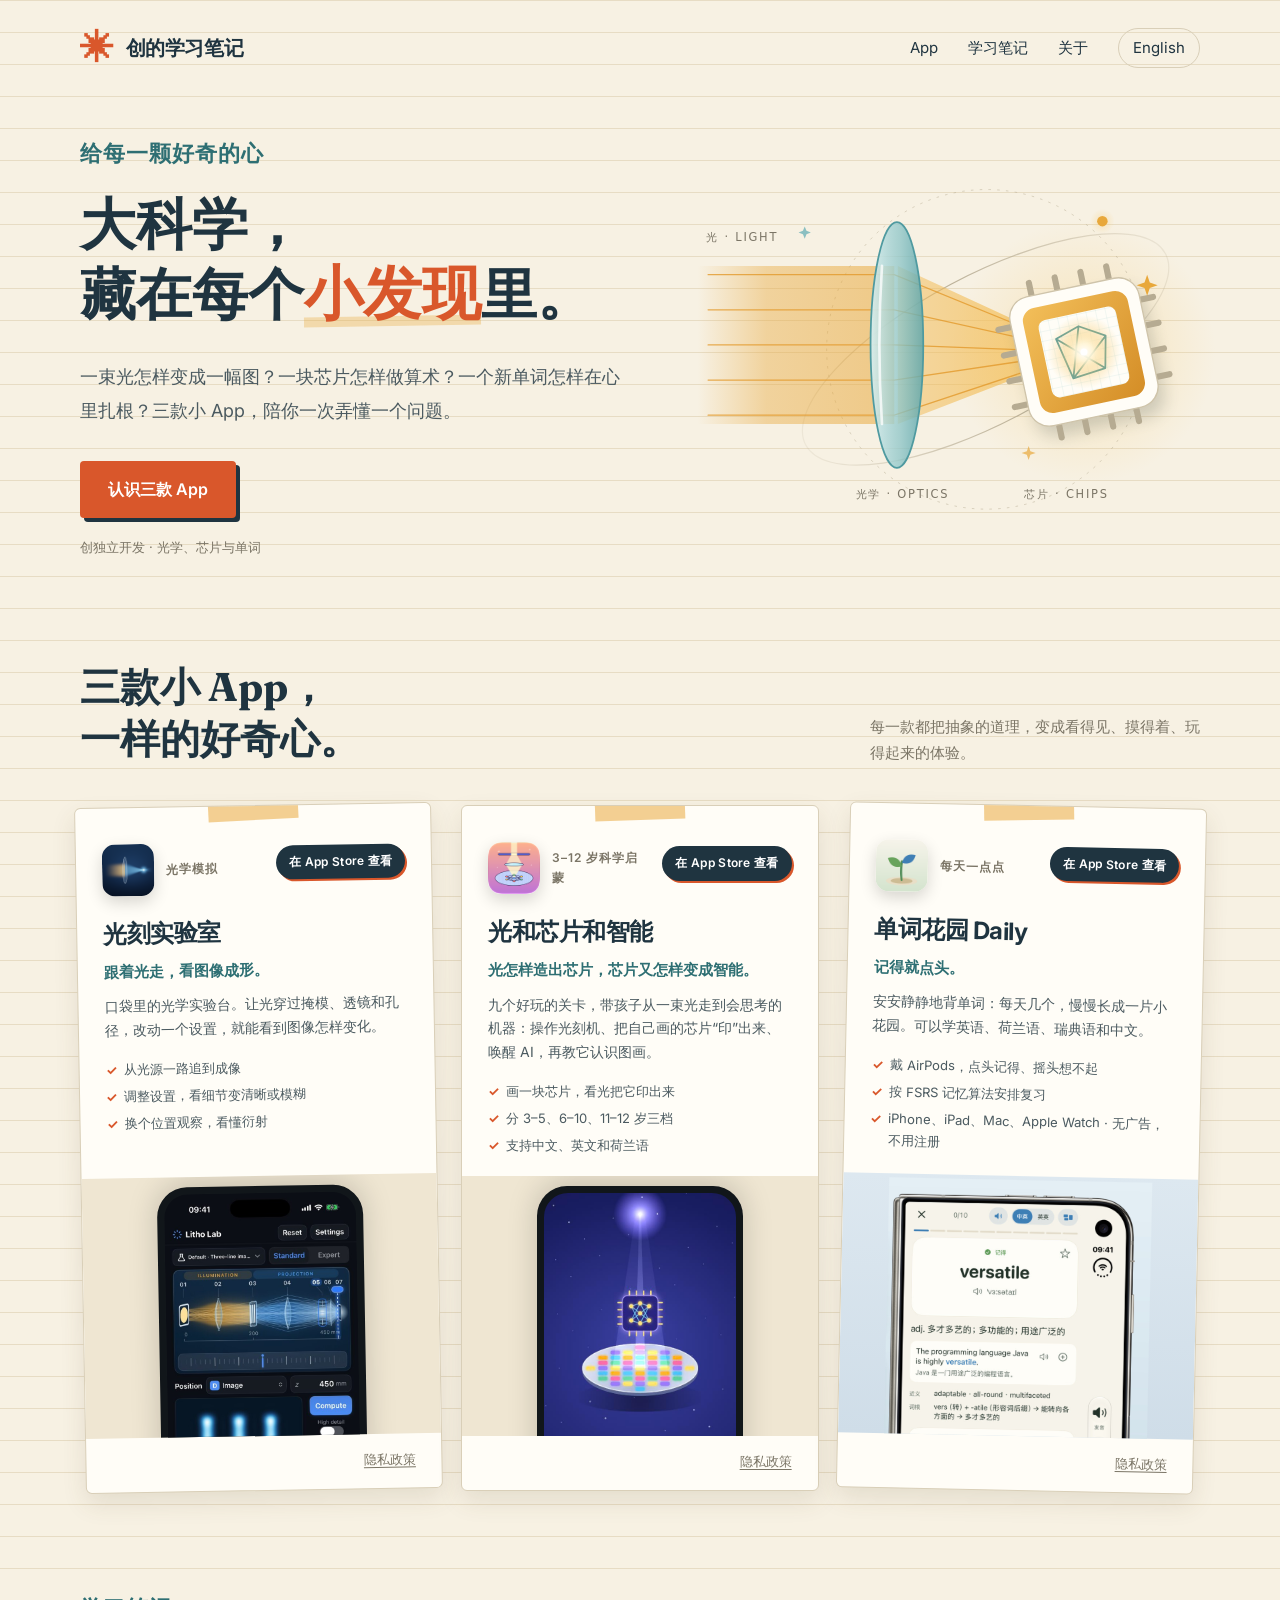
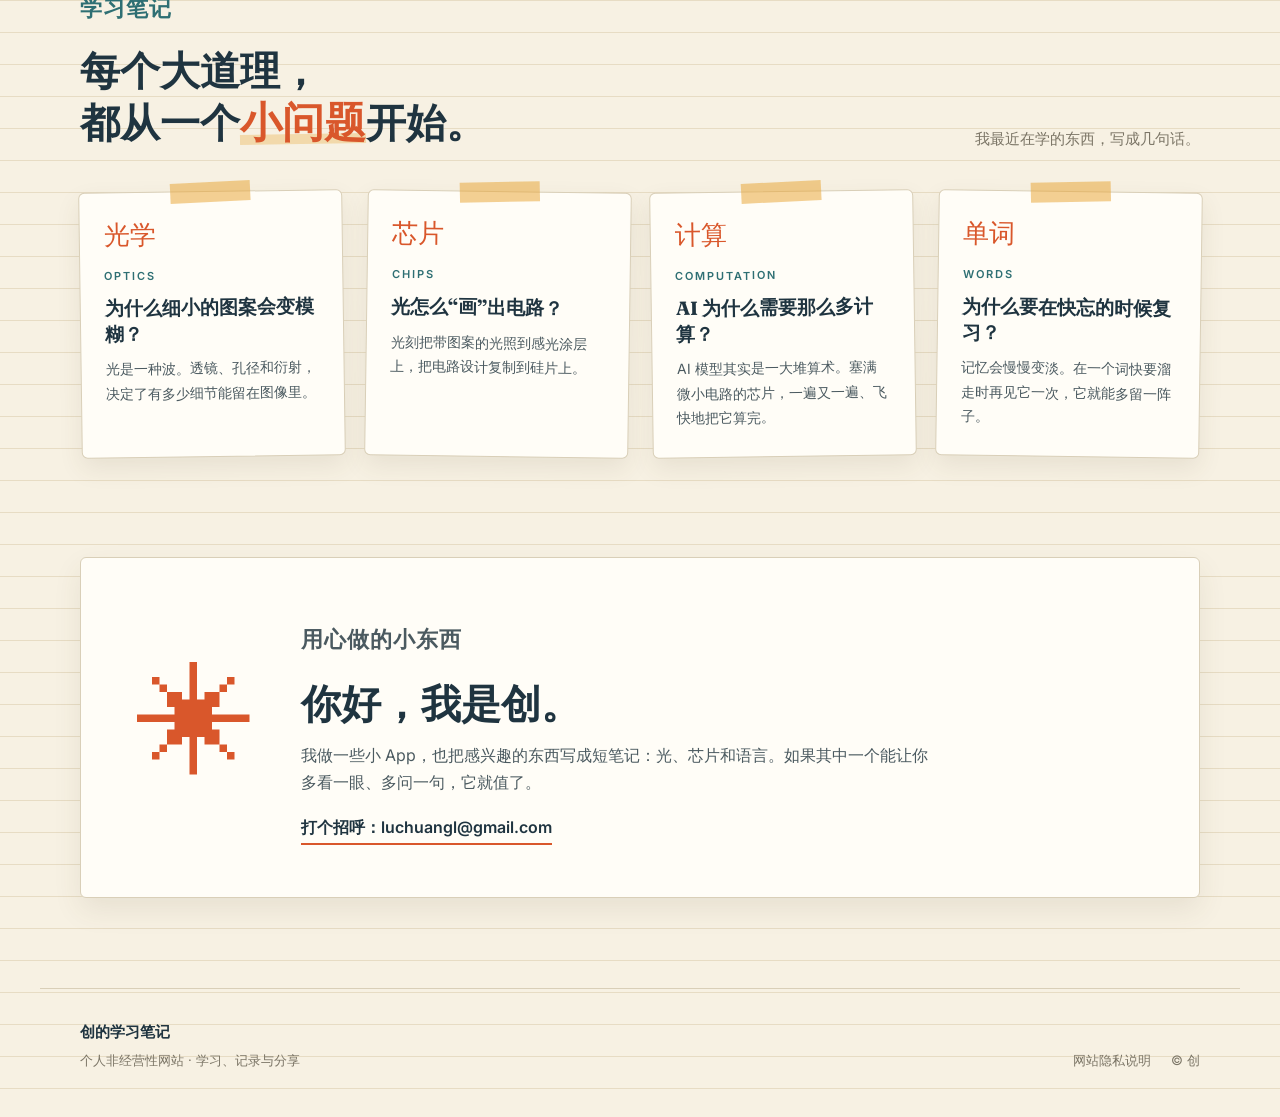
<file: index.html>
<!doctype html>
<html lang="zh-CN"><head><meta charset="utf-8"><meta name="viewport" content="width=device-width,initial-scale=1"><meta name="theme-color" content="#f7f1e3"><meta name="description" content="创的学习笔记：光刻实验室、光和芯片和智能、单词花园 Daily，三款小 App，把大道理变成看得见的小发现。"><title>创的学习笔记 · 让好奇心看得见</title><link rel="preconnect" href="https://fonts.googleapis.com"><link rel="preconnect" href="https://fonts.gstatic.com" crossorigin><link href="https://fonts.googleapis.com/css2?family=Fraunces:opsz,wght@9..144,700&family=Inter:wght@400;500;600;700&family=Caveat:wght@600;700&display=swap" rel="stylesheet"><link rel="stylesheet" href="/home.css"><link rel="alternate" hreflang="zh-CN" href="https://chuang.nl/"><link rel="alternate" hreflang="en" href="https://chuang.nl/en/"></head>
<body><header class="wrap nav"><a class="brand" href="/" aria-label="创的学习笔记首页"><span class="mark" aria-hidden="true">✳</span>创的学习笔记</a><nav aria-label="主导航"><a href="#apps">App</a><a href="#notes">学习笔记</a><a href="#about">关于</a><a class="lang" href="/en/" lang="en" hreflang="en" aria-label="Switch to English">English</a></nav></header>
<main>
<section class="wrap hero"><div><p class="eyebrow">给每一颗好奇的心</p><h1>大科学，<br>藏在每个<span class="hl">小发现</span>里。</h1><p class="intro">一束光怎样变成一幅图？一块芯片怎样做算术？一个新单词怎样在心里扎根？三款小 App，陪你一次弄懂一个问题。</p><a class="btn" href="#apps">认识三款 App</a><p class="note">创独立开发 · 光学、芯片与单词</p></div>
<div class="art"><svg viewBox="0 0 600 470" role="img" aria-label="科学概念图：一束光穿过透镜，照亮芯片"><defs><linearGradient id="hin" x1="0" x2="1"><stop offset="0" stop-color="#e8a83b" stop-opacity="0"/><stop offset=".35" stop-color="#e8a83b" stop-opacity=".42"/><stop offset="1" stop-color="#e8a83b" stop-opacity=".55"/></linearGradient><linearGradient id="hout" x1="0" x2="1"><stop offset="0" stop-color="#f0b54a" stop-opacity=".42"/><stop offset="1" stop-color="#f6c766" stop-opacity=".9"/></linearGradient><linearGradient id="hlens" x1="0" x2="1"><stop offset="0" stop-color="#d9eeee" stop-opacity=".95"/><stop offset=".55" stop-color="#8cc5c8" stop-opacity=".75"/><stop offset="1" stop-color="#5ea6ab" stop-opacity=".85"/></linearGradient><linearGradient id="hgold" x1="0" y1="0" x2="1" y2="1"><stop offset="0" stop-color="#f3bf5a"/><stop offset="1" stop-color="#d48d26"/></linearGradient><linearGradient id="horbit" x1="0" x2="1"><stop offset="0" stop-color="#b6ab92" stop-opacity=".15"/><stop offset=".5" stop-color="#b6ab92" stop-opacity=".9"/><stop offset="1" stop-color="#b6ab92" stop-opacity=".2"/></linearGradient><radialGradient id="hglow"><stop offset="0" stop-color="#fff" stop-opacity="1"/><stop offset=".25" stop-color="#fff3d1" stop-opacity=".9"/><stop offset=".6" stop-color="#f6c766" stop-opacity=".35"/><stop offset="1" stop-color="#f6c766" stop-opacity="0"/></radialGradient><radialGradient id="hhalo"><stop offset="0" stop-color="#f6c766" stop-opacity=".35"/><stop offset="1" stop-color="#f6c766" stop-opacity="0"/></radialGradient><pattern id="hgrid" width="11" height="11" patternUnits="userSpaceOnUse"><path d="M11 0H0V11" fill="none" stroke="#6fb3b8" stroke-opacity=".22" stroke-width="1"/></pattern><filter id="hsh" x="-30%" y="-30%" width="160%" height="160%"><feGaussianBlur stdDeviation="9"/></filter></defs><circle cx="468" cy="238" r="150" fill="url(#hhalo)"/><circle cx="357" cy="235" r="182" fill="none" stroke="#b6ab92" stroke-opacity=".55" stroke-dasharray="2 8" stroke-linecap="round"/><ellipse cx="356" cy="235" rx="232" ry="84" transform="rotate(-28 356 235)" fill="none" stroke="url(#horbit)" stroke-width="1.4"/><path d="M28 140H252V320H28Z" fill="url(#hin)"/><path class="beamp" d="M256 140L468 238L256 320Z" fill="url(#hout)"/><g fill="none" stroke="#e39a2c" stroke-width="1.5" stroke-linecap="round" opacity=".8"><path d="M40 150H252L468 238"/><path d="M40 190H252L468 238"/><path d="M40 230H252L468 238"/><path d="M40 270H252L468 238"/><path d="M40 310H252L468 238"/></g><ellipse cx="255" cy="230" rx="30" ry="140" fill="url(#hlens)" stroke="#4f9aa0" stroke-width="2"/><path d="M238 140 Q232 230 238 320" fill="none" stroke="#fff" stroke-opacity=".75" stroke-width="3" stroke-linecap="round"/><g transform="translate(468 238) rotate(-12)"><rect x="-70" y="-62" width="150" height="150" rx="24" fill="#1f3440" opacity=".18" filter="url(#hsh)"/><g stroke="#b6ab92" stroke-width="7" stroke-linecap="round"><path d="M-45 -76V-90M-15 -76V-90M15 -76V-90M45 -76V-90M-45 76V90M-15 76V90M15 76V90M45 76V90M-76 -45H-90M-76 -15H-90M-76 15H-90M-76 45H-90M76 -45H90M76 -15H90M76 15H90M76 45H90"/></g><rect x="-75" y="-75" width="150" height="150" rx="24" fill="#fffdf7" stroke="#cfc4aa" stroke-width="1.5"/><rect x="-61" y="-61" width="122" height="122" rx="15" fill="url(#hgold)"/><rect x="-45" y="-45" width="90" height="90" rx="9" fill="#fffdf7"/><rect x="-45" y="-45" width="90" height="90" rx="9" fill="url(#hgrid)"/><g fill="none" stroke="#4f9aa0" stroke-width="2" stroke-linejoin="round"><path d="M-28 -21L0 -30L28 -13L20 23L-18 27Z M-28 -21L20 23M0 -30L-18 27M28 -13L-18 27"/></g></g><circle cx="468" cy="238" r="42" fill="url(#hglow)"/><circle cx="468" cy="238" r="4" fill="#fff"/><g fill="#e8a83b"><path d="M540 150l3 9 9 3-9 3-3 9-3-9-9-3 9-3z"/><path d="M405 345l2 6 6 2-6 2-2 6-2-6-6-2 6-2z" opacity=".7"/><path d="M150 95l2 5 5 2-5 2-2 5-2-5-5-2 5-2z" fill="#6fb3b8" opacity=".8"/></g><circle cx="489" cy="89" r="14" fill="url(#hhalo)"/><circle cx="489" cy="89" r="6" fill="#e8a83b"/><g fill="#7b7566" font-family="system-ui,sans-serif" font-size="13" letter-spacing="2"><text x="38" y="112">光 · LIGHT</text><text x="208" y="404">光学 · OPTICS</text><text x="400" y="404">芯片 · CHIPS</text></g></svg></div></section>
<section id="apps" class="wrap apps"><div class="sh"><h2>三款小 App，<br>一样的好奇心。</h2><p>每一款都把抽象的道理，变成看得见、摸得着、玩得起来的体验。</p></div><div class="grid">
<article class="card"><div class="top"><div class="head"><img src="/assets/litho-icon.png" width="52" height="52" alt="光刻实验室图标"><span class="kick">光学模拟</span><a class="get" href="https://apps.apple.com/us/app/id6823376193">在 App Store 查看</a></div><h3>光刻实验室</h3><p class="tag">跟着光走，看图像成形。</p><p class="d">口袋里的光学实验台。让光穿过掩模、透镜和孔径，改动一个设置，就能看到图像怎样变化。</p><ul class="mini"><li>从光源一路追到成像</li><li>调整设置，看细节变清晰或模糊</li><li>换个位置观察，看懂衍射</li></ul></div><div class="shot"><div class="ph-frame"><img src="/assets/litho-night.jpg" alt="光刻实验室界面：从光源到成像的光路" loading="lazy"></div></div><div class="foot"><a href="/litho-privacy.html">隐私政策</a></div></article>
<article class="card"><div class="top"><div class="head"><img src="/assets/chips-icon.png" width="52" height="52" alt="光和芯片和智能图标"><span class="kick">3–12 岁科学启蒙</span><a class="get" href="https://apps.apple.com/us/app/id6832295147">在 App Store 查看</a></div><h3>光和芯片和智能</h3><p class="tag">光怎样造出芯片，芯片又怎样变成智能。</p><p class="d">九个好玩的关卡，带孩子从一束光走到会思考的机器：操作光刻机、把自己画的芯片“印”出来、唤醒 AI，再教它认识图画。</p><ul class="mini"><li>画一块芯片，看光把它印出来</li><li>分 3–5、6–10、11–12 岁三档</li><li>支持中文、英文和荷兰语</li></ul></div><div class="shot"><div class="ph-frame"><img src="/assets/chips-glow.jpg" alt="光和芯片和智能开场画面：一束光照在芯片和发光的晶圆上" loading="lazy"></div></div><div class="foot"><a href="/light-chips-ai/privacy/">隐私政策</a></div></article>
<article class="card"><div class="top"><div class="head"><img src="/assets/wg-icon.png" width="52" height="52" alt="单词花园 Daily 图标"><span class="kick">每天一点点</span><a class="get" href="https://apps.apple.com/us/app/id6821732641">在 App Store 查看</a></div><h3>单词花园 Daily</h3><p class="tag">记得就点头。</p><p class="d">安安静静地背单词：每天几个，慢慢长成一片小花园。可以学英语、荷兰语、瑞典语和中文。</p><ul class="mini"><li>戴 AirPods，点头记得、摇头想不起</li><li>按 FSRS 记忆算法安排复习</li><li>iPhone、iPad、Mac、Apple Watch · 无广告，不用注册</li></ul></div><div class="shot duo"><img src="/assets/wg-duo2-zh.jpg" alt="单词花园 Daily 在 iPhone Duo 外屏上的学习卡片" loading="lazy"></div><div class="foot"><a href="https://wordgarden.nl/privacy.html">隐私政策</a></div></article>
</div></section>
<section id="notes" class="wrap notes"><div class="sh"><div><p class="eyebrow">学习笔记</p><h2>每个大道理，<br>都从一个<span class="hl">小问题</span>开始。</h2></div><p>我最近在学的东西，写成几句话。</p></div><div class="ngrid"><article class="ncard"><div class="ic">光学</div><small>OPTICS</small><h3>为什么细小的图案会变模糊？</h3><p>光是一种波。透镜、孔径和衍射，决定了有多少细节能留在图像里。</p></article><article class="ncard"><div class="ic">芯片</div><small>CHIPS</small><h3>光怎么“画”出电路？</h3><p>光刻把带图案的光照到感光涂层上，把电路设计复制到硅片上。</p></article><article class="ncard"><div class="ic">计算</div><small>COMPUTATION</small><h3>AI 为什么需要那么多计算？</h3><p>AI 模型其实是一大堆算术。塞满微小电路的芯片，一遍又一遍、飞快地把它算完。</p></article><article class="ncard"><div class="ic">单词</div><small>WORDS</small><h3>为什么要在快忘的时候复习？</h3><p>记忆会慢慢变淡。在一个词快要溜走时再见它一次，它就能多留一阵子。</p></article></div></section>
<section id="about" class="wrap"><div class="about"><span class="big" aria-hidden="true">✳</span><div><p class="eyebrow">用心做的小东西</p><h2>你好，我是创。</h2><p>我做一些小 App，也把感兴趣的东西写成短笔记：光、芯片和语言。如果其中一个能让你多看一眼、多问一句，它就值了。</p><a class="mail" href="mailto:luchuangl@gmail.com">打个招呼：luchuangl@gmail.com</a></div></div></section>
</main>
<footer><div class="wrap"><div><strong>创的学习笔记</strong><p>个人非经营性网站 · 学习、记录与分享</p></div><div class="fl"><a href="/privacy.html">网站隐私说明</a><span>© 创</span></div></div></footer>
</body></html>
</file>
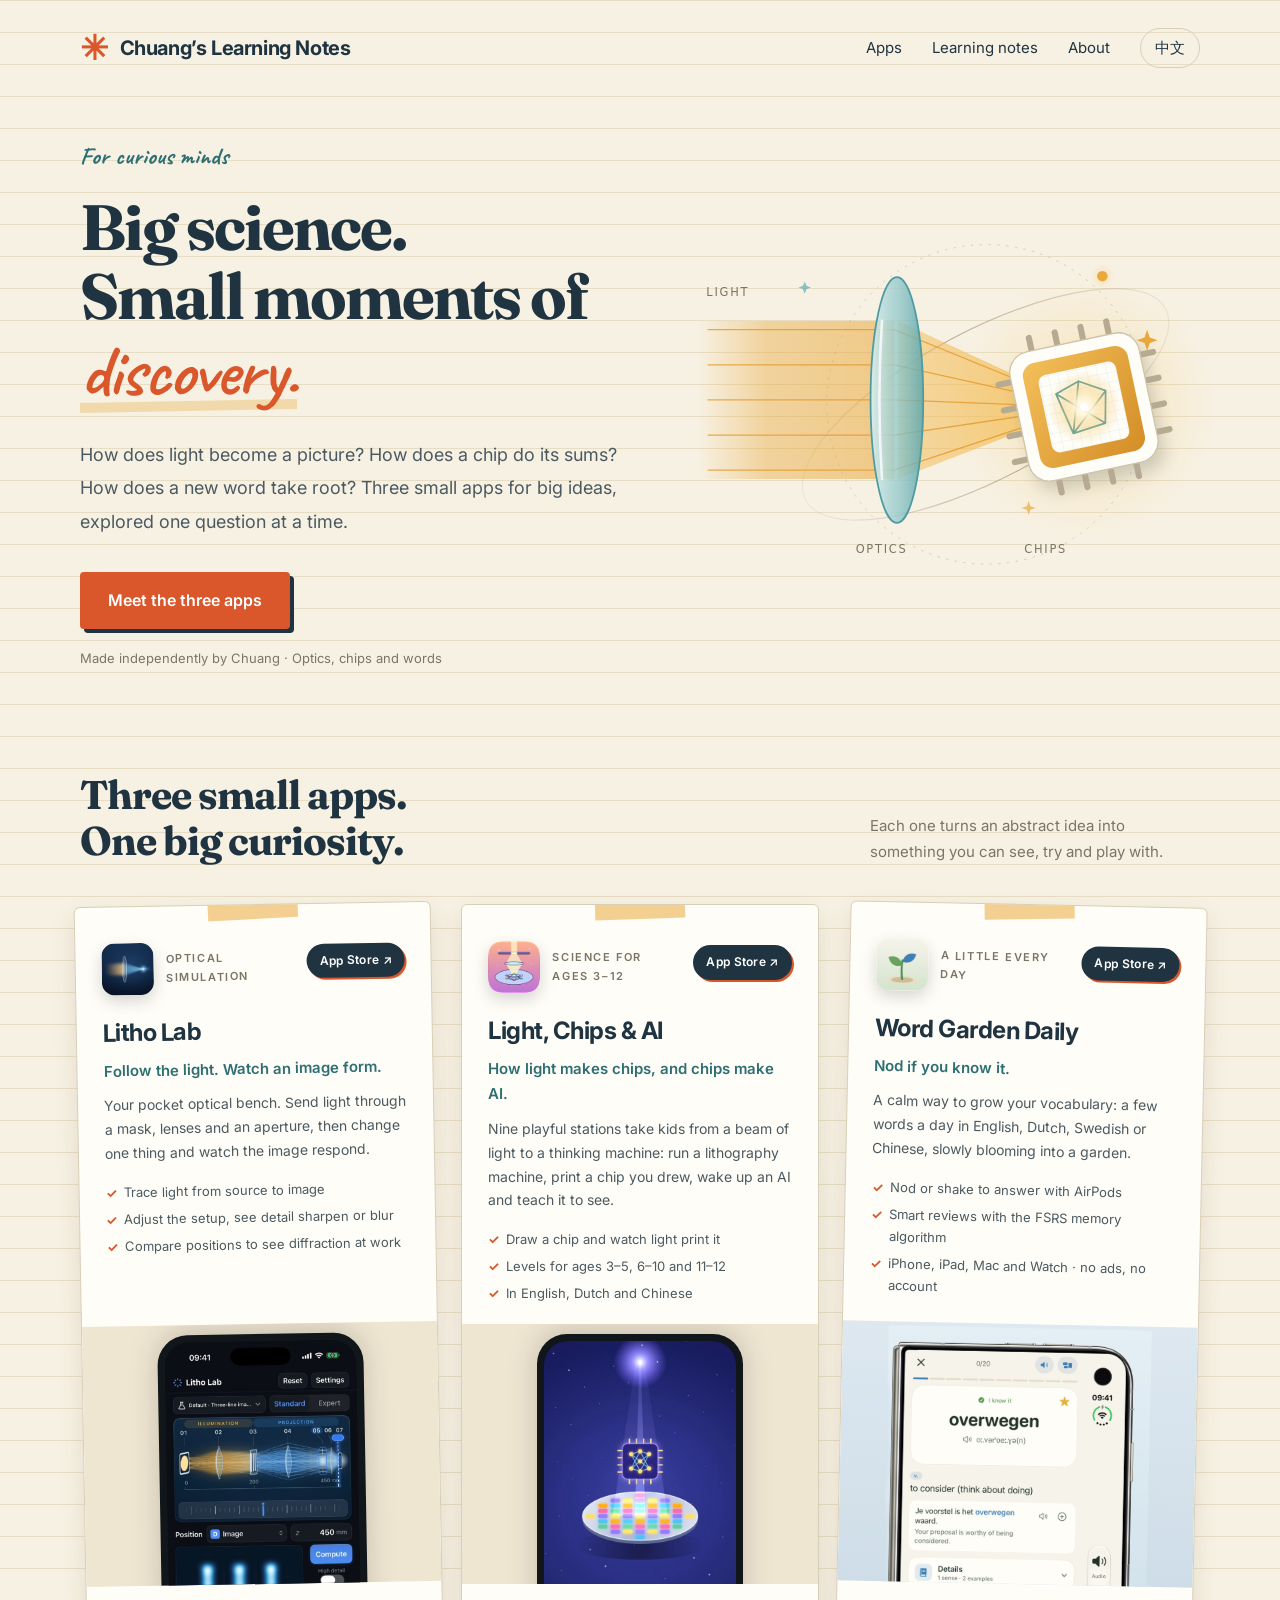
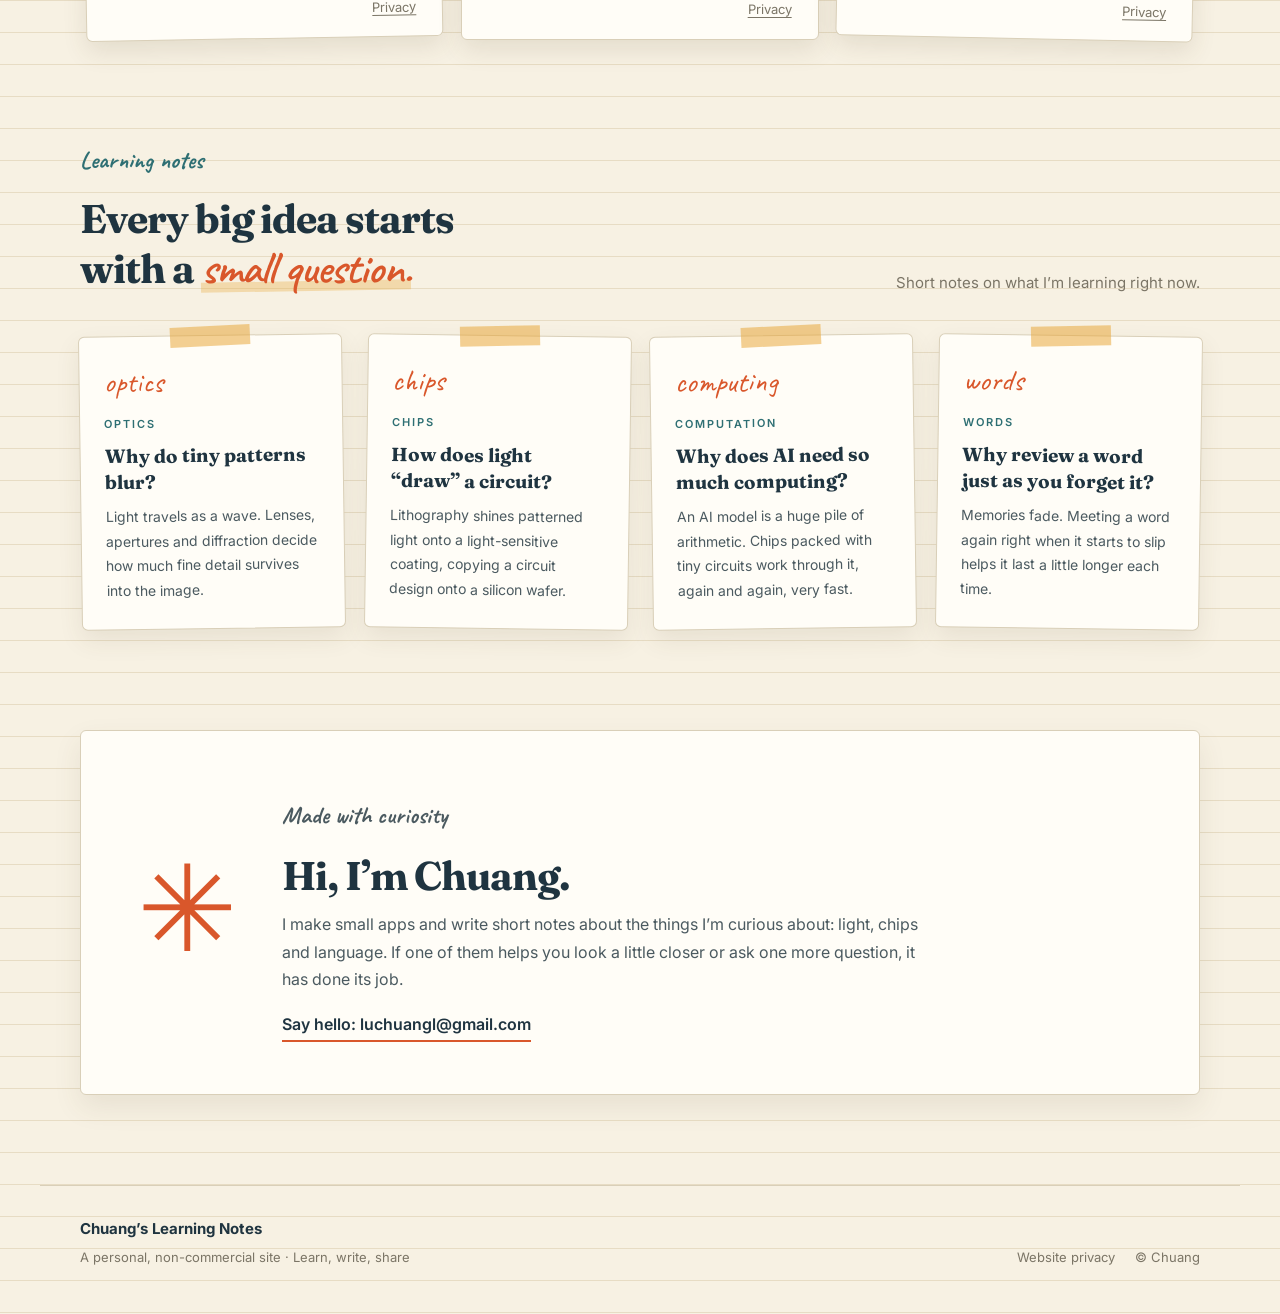
<file: en/index.html>
<!doctype html>
<html lang="en"><head><meta charset="utf-8"><meta name="viewport" content="width=device-width,initial-scale=1"><meta name="theme-color" content="#f7f1e3"><meta name="description" content="Chuang’s Learning Notes: three small apps for big ideas — Litho Lab, Light, Chips & AI, and Word Garden Daily."><title>Chuang’s Learning Notes · Make curiosity visible</title><link rel="preconnect" href="https://fonts.googleapis.com"><link rel="preconnect" href="https://fonts.gstatic.com" crossorigin><link href="https://fonts.googleapis.com/css2?family=Fraunces:opsz,wght@9..144,700&family=Inter:wght@400;500;600;700&family=Caveat:wght@600;700&display=swap" rel="stylesheet"><link rel="stylesheet" href="/home.css"><link rel="alternate" hreflang="zh-CN" href="https://chuang.nl/"><link rel="alternate" hreflang="en" href="https://chuang.nl/en/"></head>
<body><header class="wrap nav"><a class="brand" href="/en/" aria-label="Chuang’s Learning Notes home"><span class="mark" aria-hidden="true">✳</span>Chuang’s Learning Notes</a><nav aria-label="Main navigation"><a href="#apps">Apps</a><a href="#notes">Learning notes</a><a href="#about">About</a><a class="lang" href="/" lang="zh-CN" hreflang="zh-CN" aria-label="切换至中文">中文</a></nav></header>
<main>
<section class="wrap hero"><div><p class="eyebrow">For curious minds</p><h1>Big science.<br>Small moments of <span class="hl">discovery.</span></h1><p class="intro">How does light become a picture? How does a chip do its sums? How does a new word take root? Three small apps for big ideas, explored one question at a time.</p><a class="btn" href="#apps">Meet the three apps</a><p class="note">Made independently by Chuang · Optics, chips and words</p></div>
<div class="art"><svg viewBox="0 0 600 470" role="img" aria-label="Concept illustration: light passes through a lens onto a chip"><defs><linearGradient id="hin" x1="0" x2="1"><stop offset="0" stop-color="#e8a83b" stop-opacity="0"/><stop offset=".35" stop-color="#e8a83b" stop-opacity=".42"/><stop offset="1" stop-color="#e8a83b" stop-opacity=".55"/></linearGradient><linearGradient id="hout" x1="0" x2="1"><stop offset="0" stop-color="#f0b54a" stop-opacity=".42"/><stop offset="1" stop-color="#f6c766" stop-opacity=".9"/></linearGradient><linearGradient id="hlens" x1="0" x2="1"><stop offset="0" stop-color="#d9eeee" stop-opacity=".95"/><stop offset=".55" stop-color="#8cc5c8" stop-opacity=".75"/><stop offset="1" stop-color="#5ea6ab" stop-opacity=".85"/></linearGradient><linearGradient id="hgold" x1="0" y1="0" x2="1" y2="1"><stop offset="0" stop-color="#f3bf5a"/><stop offset="1" stop-color="#d48d26"/></linearGradient><linearGradient id="horbit" x1="0" x2="1"><stop offset="0" stop-color="#b6ab92" stop-opacity=".15"/><stop offset=".5" stop-color="#b6ab92" stop-opacity=".9"/><stop offset="1" stop-color="#b6ab92" stop-opacity=".2"/></linearGradient><radialGradient id="hglow"><stop offset="0" stop-color="#fff" stop-opacity="1"/><stop offset=".25" stop-color="#fff3d1" stop-opacity=".9"/><stop offset=".6" stop-color="#f6c766" stop-opacity=".35"/><stop offset="1" stop-color="#f6c766" stop-opacity="0"/></radialGradient><radialGradient id="hhalo"><stop offset="0" stop-color="#f6c766" stop-opacity=".35"/><stop offset="1" stop-color="#f6c766" stop-opacity="0"/></radialGradient><pattern id="hgrid" width="11" height="11" patternUnits="userSpaceOnUse"><path d="M11 0H0V11" fill="none" stroke="#6fb3b8" stroke-opacity=".22" stroke-width="1"/></pattern><filter id="hsh" x="-30%" y="-30%" width="160%" height="160%"><feGaussianBlur stdDeviation="9"/></filter></defs><circle cx="468" cy="238" r="150" fill="url(#hhalo)"/><circle cx="357" cy="235" r="182" fill="none" stroke="#b6ab92" stroke-opacity=".55" stroke-dasharray="2 8" stroke-linecap="round"/><ellipse cx="356" cy="235" rx="232" ry="84" transform="rotate(-28 356 235)" fill="none" stroke="url(#horbit)" stroke-width="1.4"/><path d="M28 140H252V320H28Z" fill="url(#hin)"/><path class="beamp" d="M256 140L468 238L256 320Z" fill="url(#hout)"/><g fill="none" stroke="#e39a2c" stroke-width="1.5" stroke-linecap="round" opacity=".8"><path d="M40 150H252L468 238"/><path d="M40 190H252L468 238"/><path d="M40 230H252L468 238"/><path d="M40 270H252L468 238"/><path d="M40 310H252L468 238"/></g><ellipse cx="255" cy="230" rx="30" ry="140" fill="url(#hlens)" stroke="#4f9aa0" stroke-width="2"/><path d="M238 140 Q232 230 238 320" fill="none" stroke="#fff" stroke-opacity=".75" stroke-width="3" stroke-linecap="round"/><g transform="translate(468 238) rotate(-12)"><rect x="-70" y="-62" width="150" height="150" rx="24" fill="#1f3440" opacity=".18" filter="url(#hsh)"/><g stroke="#b6ab92" stroke-width="7" stroke-linecap="round"><path d="M-45 -76V-90M-15 -76V-90M15 -76V-90M45 -76V-90M-45 76V90M-15 76V90M15 76V90M45 76V90M-76 -45H-90M-76 -15H-90M-76 15H-90M-76 45H-90M76 -45H90M76 -15H90M76 15H90M76 45H90"/></g><rect x="-75" y="-75" width="150" height="150" rx="24" fill="#fffdf7" stroke="#cfc4aa" stroke-width="1.5"/><rect x="-61" y="-61" width="122" height="122" rx="15" fill="url(#hgold)"/><rect x="-45" y="-45" width="90" height="90" rx="9" fill="#fffdf7"/><rect x="-45" y="-45" width="90" height="90" rx="9" fill="url(#hgrid)"/><g fill="none" stroke="#4f9aa0" stroke-width="2" stroke-linejoin="round"><path d="M-28 -21L0 -30L28 -13L20 23L-18 27Z M-28 -21L20 23M0 -30L-18 27M28 -13L-18 27"/></g></g><circle cx="468" cy="238" r="42" fill="url(#hglow)"/><circle cx="468" cy="238" r="4" fill="#fff"/><g fill="#e8a83b"><path d="M540 150l3 9 9 3-9 3-3 9-3-9-9-3 9-3z"/><path d="M405 345l2 6 6 2-6 2-2 6-2-6-6-2 6-2z" opacity=".7"/><path d="M150 95l2 5 5 2-5 2-2 5-2-5-5-2 5-2z" fill="#6fb3b8" opacity=".8"/></g><circle cx="489" cy="89" r="14" fill="url(#hhalo)"/><circle cx="489" cy="89" r="6" fill="#e8a83b"/><g fill="#7b7566" font-family="system-ui,sans-serif" font-size="13" letter-spacing="2"><text x="38" y="112">LIGHT</text><text x="208" y="404">OPTICS</text><text x="400" y="404">CHIPS</text></g></svg></div></section>
<section id="apps" class="wrap apps"><div class="sh"><h2>Three small apps.<br>One big curiosity.</h2><p>Each one turns an abstract idea into something you can see, try and play with.</p></div><div class="grid">
<article class="card"><div class="top"><div class="head"><img src="/assets/litho-icon.png" width="52" height="52" alt="Litho Lab icon"><span class="kick">OPTICAL SIMULATION</span><a class="get" href="https://apps.apple.com/us/app/id6823376193">App Store ↗</a></div><h3>Litho Lab</h3><p class="tag">Follow the light. Watch an image form.</p><p class="d">Your pocket optical bench. Send light through a mask, lenses and an aperture, then change one thing and watch the image respond.</p><ul class="mini"><li>Trace light from source to image</li><li>Adjust the setup, see detail sharpen or blur</li><li>Compare positions to see diffraction at work</li></ul></div><div class="shot"><div class="ph-frame"><img src="/assets/litho-night.jpg" alt="Litho Lab screen: an optical path from light source to image" loading="lazy"></div></div><div class="foot"><a href="/litho-privacy.html">Privacy</a></div></article>
<article class="card"><div class="top"><div class="head"><img src="/assets/chips-icon.png" width="52" height="52" alt="Light, Chips &amp; AI icon"><span class="kick">SCIENCE FOR AGES 3–12</span><a class="get" href="https://apps.apple.com/us/app/id6832295147">App Store ↗</a></div><h3>Light, Chips &amp; AI</h3><p class="tag">How light makes chips, and chips make AI.</p><p class="d">Nine playful stations take kids from a beam of light to a thinking machine: run a lithography machine, print a chip you drew, wake up an AI and teach it to see.</p><ul class="mini"><li>Draw a chip and watch light print it</li><li>Levels for ages 3–5, 6–10 and 11–12</li><li>In English, Dutch and Chinese</li></ul></div><div class="shot"><div class="ph-frame"><img src="/assets/chips-glow.jpg" alt="Light, Chips &amp; AI start screen: a beam of light shining onto a chip and a glowing wafer" loading="lazy"></div></div><div class="foot"><a href="/light-chips-ai/privacy/">Privacy</a></div></article>
<article class="card"><div class="top"><div class="head"><img src="/assets/wg-icon.png" width="52" height="52" alt="Word Garden Daily icon"><span class="kick">A LITTLE EVERY DAY</span><a class="get" href="https://apps.apple.com/us/app/id6821732641">App Store ↗</a></div><h3>Word Garden Daily</h3><p class="tag">Nod if you know it.</p><p class="d">A calm way to grow your vocabulary: a few words a day in English, Dutch, Swedish or Chinese, slowly blooming into a garden.</p><ul class="mini"><li>Nod or shake to answer with AirPods</li><li>Smart reviews with the FSRS memory algorithm</li><li>iPhone, iPad, Mac and Watch · no ads, no account</li></ul></div><div class="shot duo"><img src="/assets/wg-duo2-en.jpg" alt="Word Garden Daily on the iPhone Duo cover screen: a Dutch study card" loading="lazy"></div><div class="foot"><a href="https://wordgarden.nl/privacy.html">Privacy</a></div></article>
</div></section>
<section id="notes" class="wrap notes"><div class="sh"><div><p class="eyebrow">Learning notes</p><h2>Every big idea starts<br>with a <span class="hl">small question.</span></h2></div><p>Short notes on what I’m learning right now.</p></div><div class="ngrid"><article class="ncard"><div class="ic">optics</div><small>OPTICS</small><h3>Why do tiny patterns blur?</h3><p>Light travels as a wave. Lenses, apertures and diffraction decide how much fine detail survives into the image.</p></article><article class="ncard"><div class="ic">chips</div><small>CHIPS</small><h3>How does light “draw” a circuit?</h3><p>Lithography shines patterned light onto a light-sensitive coating, copying a circuit design onto a silicon wafer.</p></article><article class="ncard"><div class="ic">computing</div><small>COMPUTATION</small><h3>Why does AI need so much computing?</h3><p>An AI model is a huge pile of arithmetic. Chips packed with tiny circuits work through it, again and again, very fast.</p></article><article class="ncard"><div class="ic">words</div><small>WORDS</small><h3>Why review a word just as you forget it?</h3><p>Memories fade. Meeting a word again right when it starts to slip helps it last a little longer each time.</p></article></div></section>
<section id="about" class="wrap"><div class="about"><span class="big" aria-hidden="true">✳</span><div><p class="eyebrow">Made with curiosity</p><h2>Hi, I’m Chuang.</h2><p>I make small apps and write short notes about the things I’m curious about: light, chips and language. If one of them helps you look a little closer or ask one more question, it has done its job.</p><a class="mail" href="mailto:luchuangl@gmail.com">Say hello: luchuangl@gmail.com</a></div></div></section>
</main>
<footer><div class="wrap"><div><strong>Chuang’s Learning Notes</strong><p>A personal, non-commercial site · Learn, write, share</p></div><div class="fl"><a href="/en/privacy.html">Website privacy</a><span>© Chuang</span></div></div></footer>
</body></html>
</file>
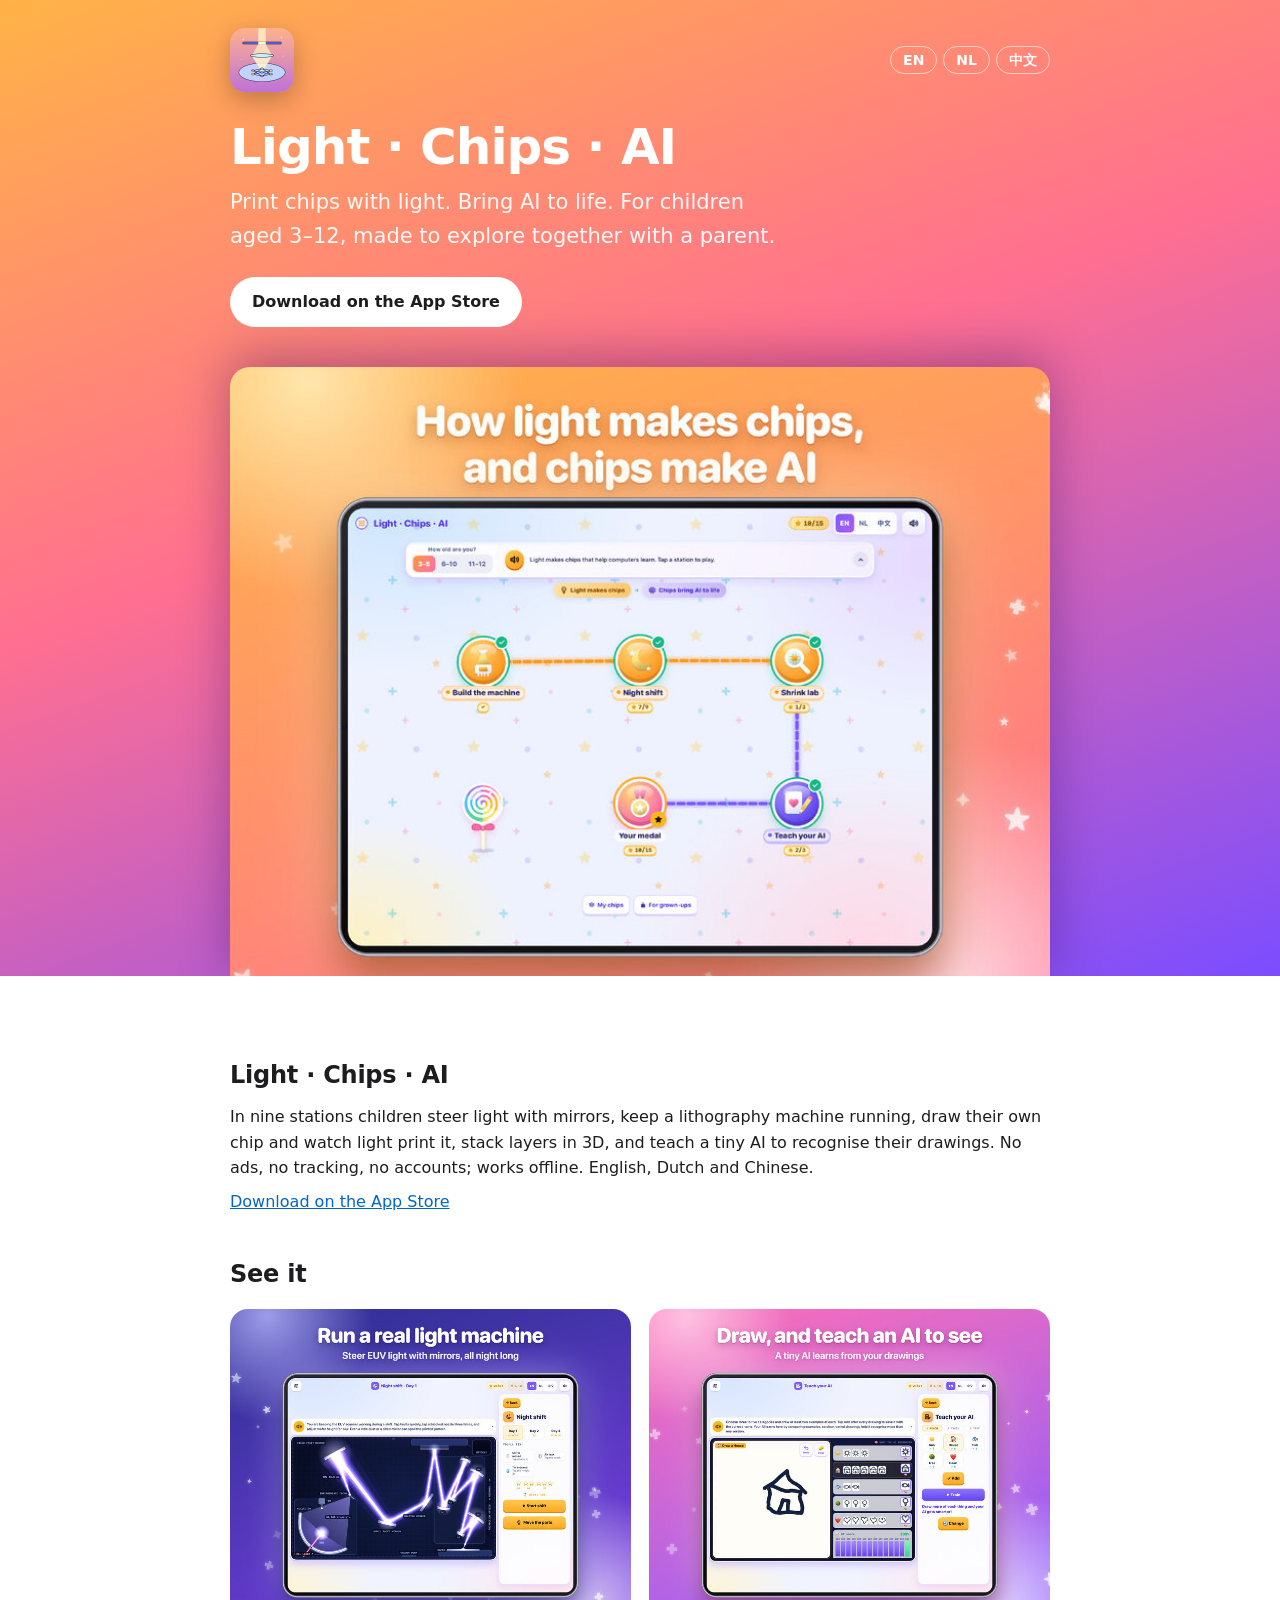
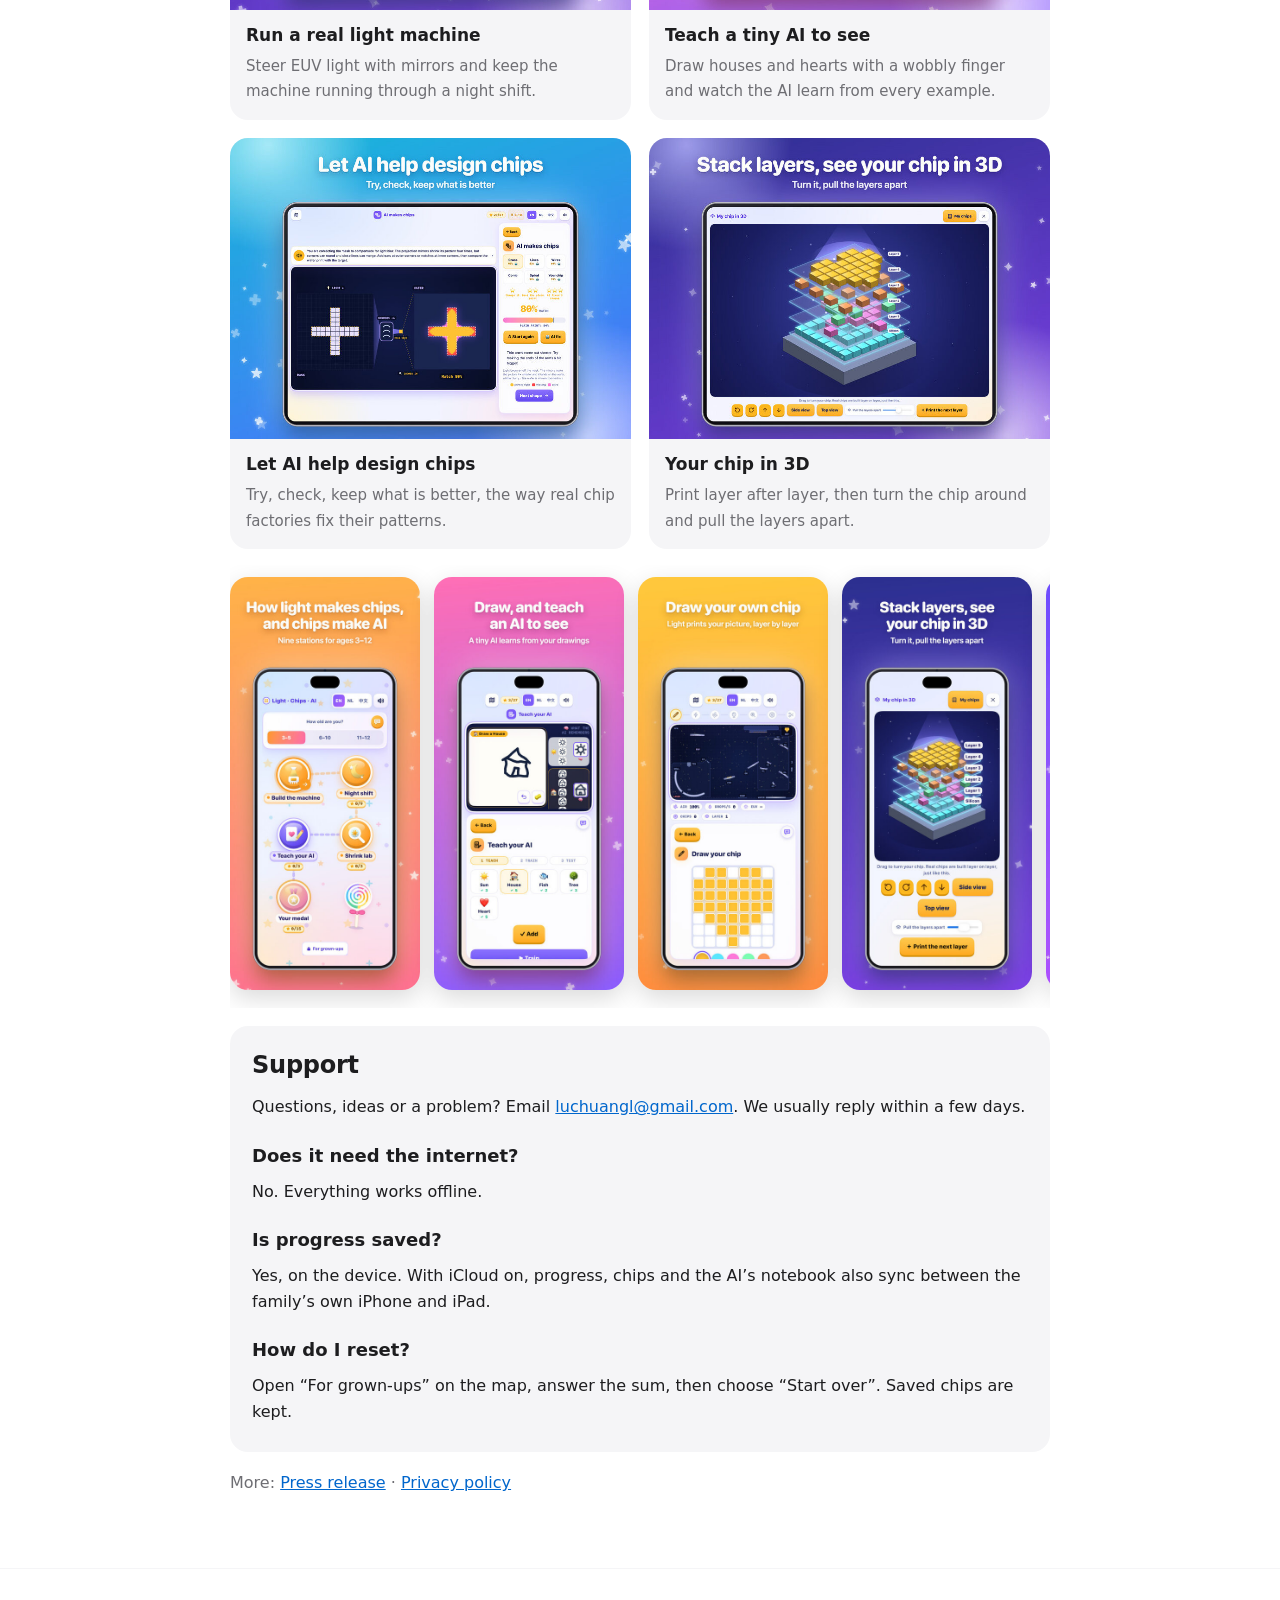
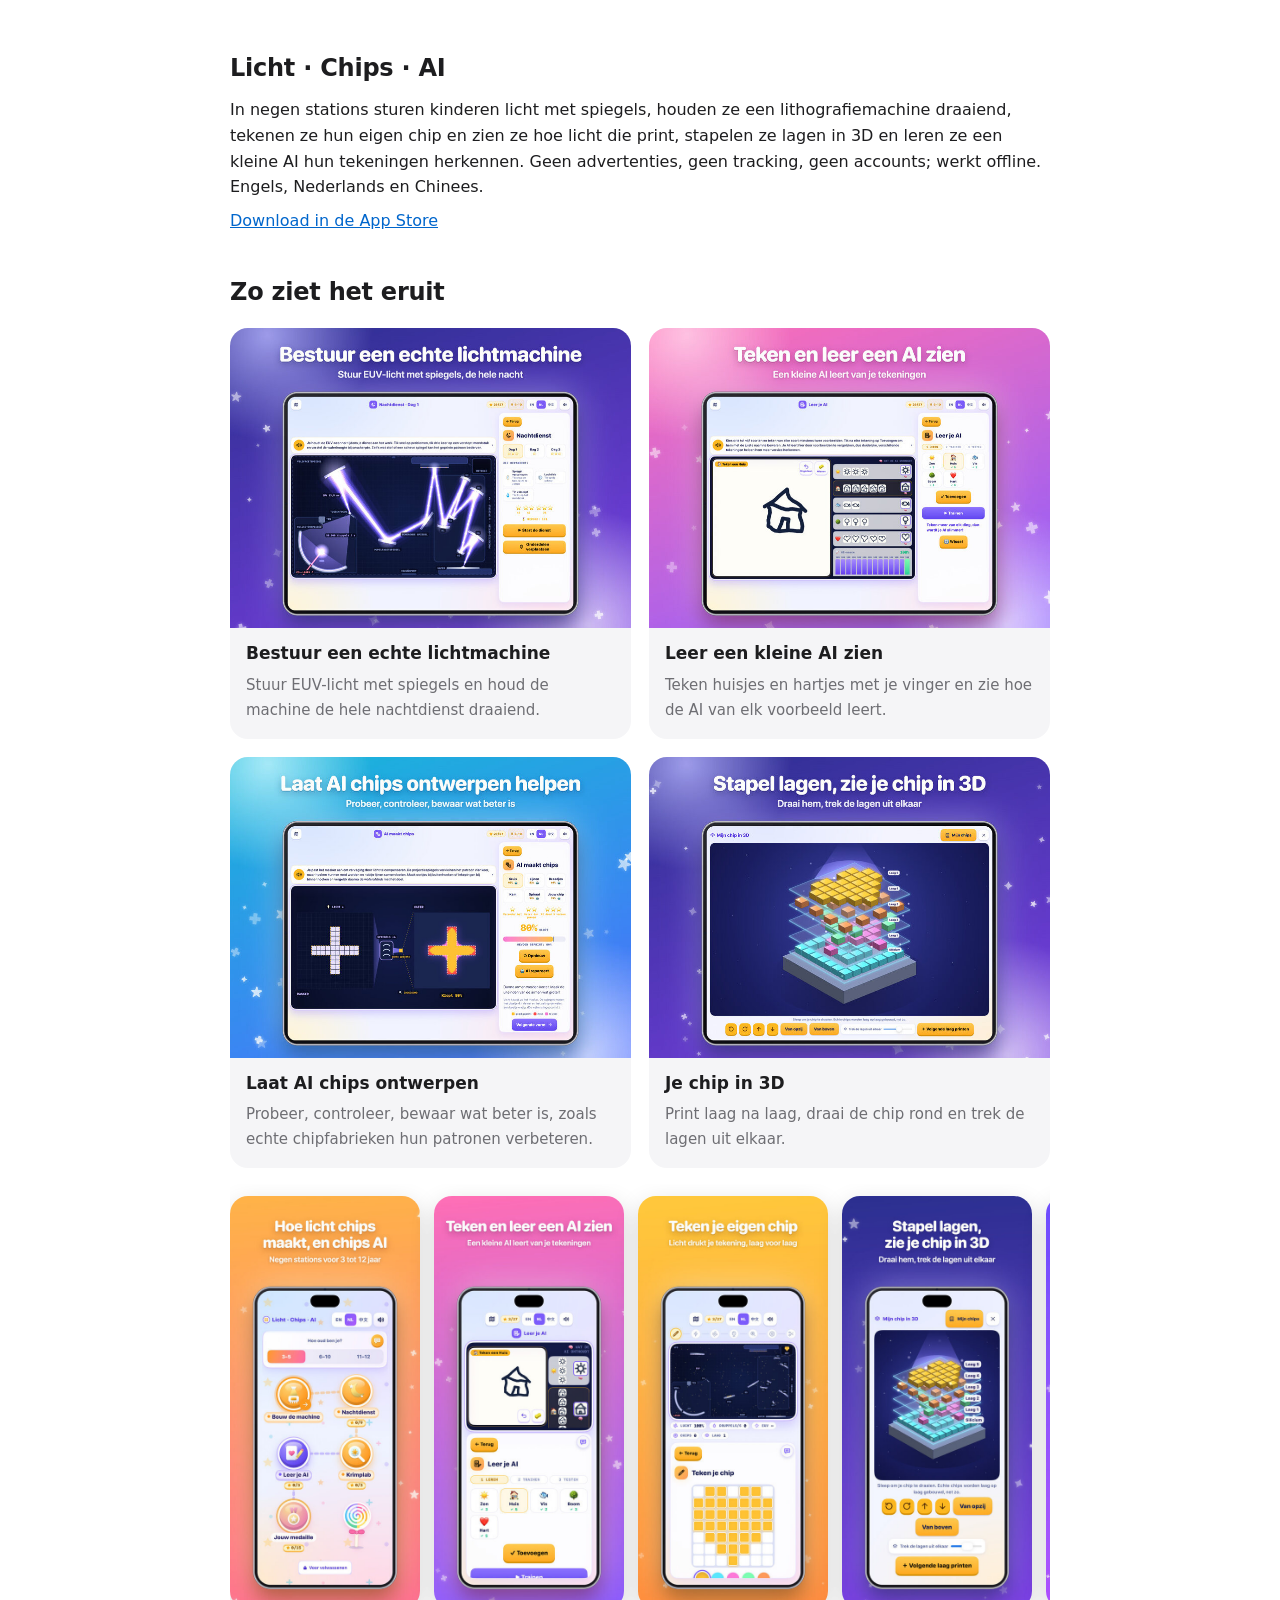
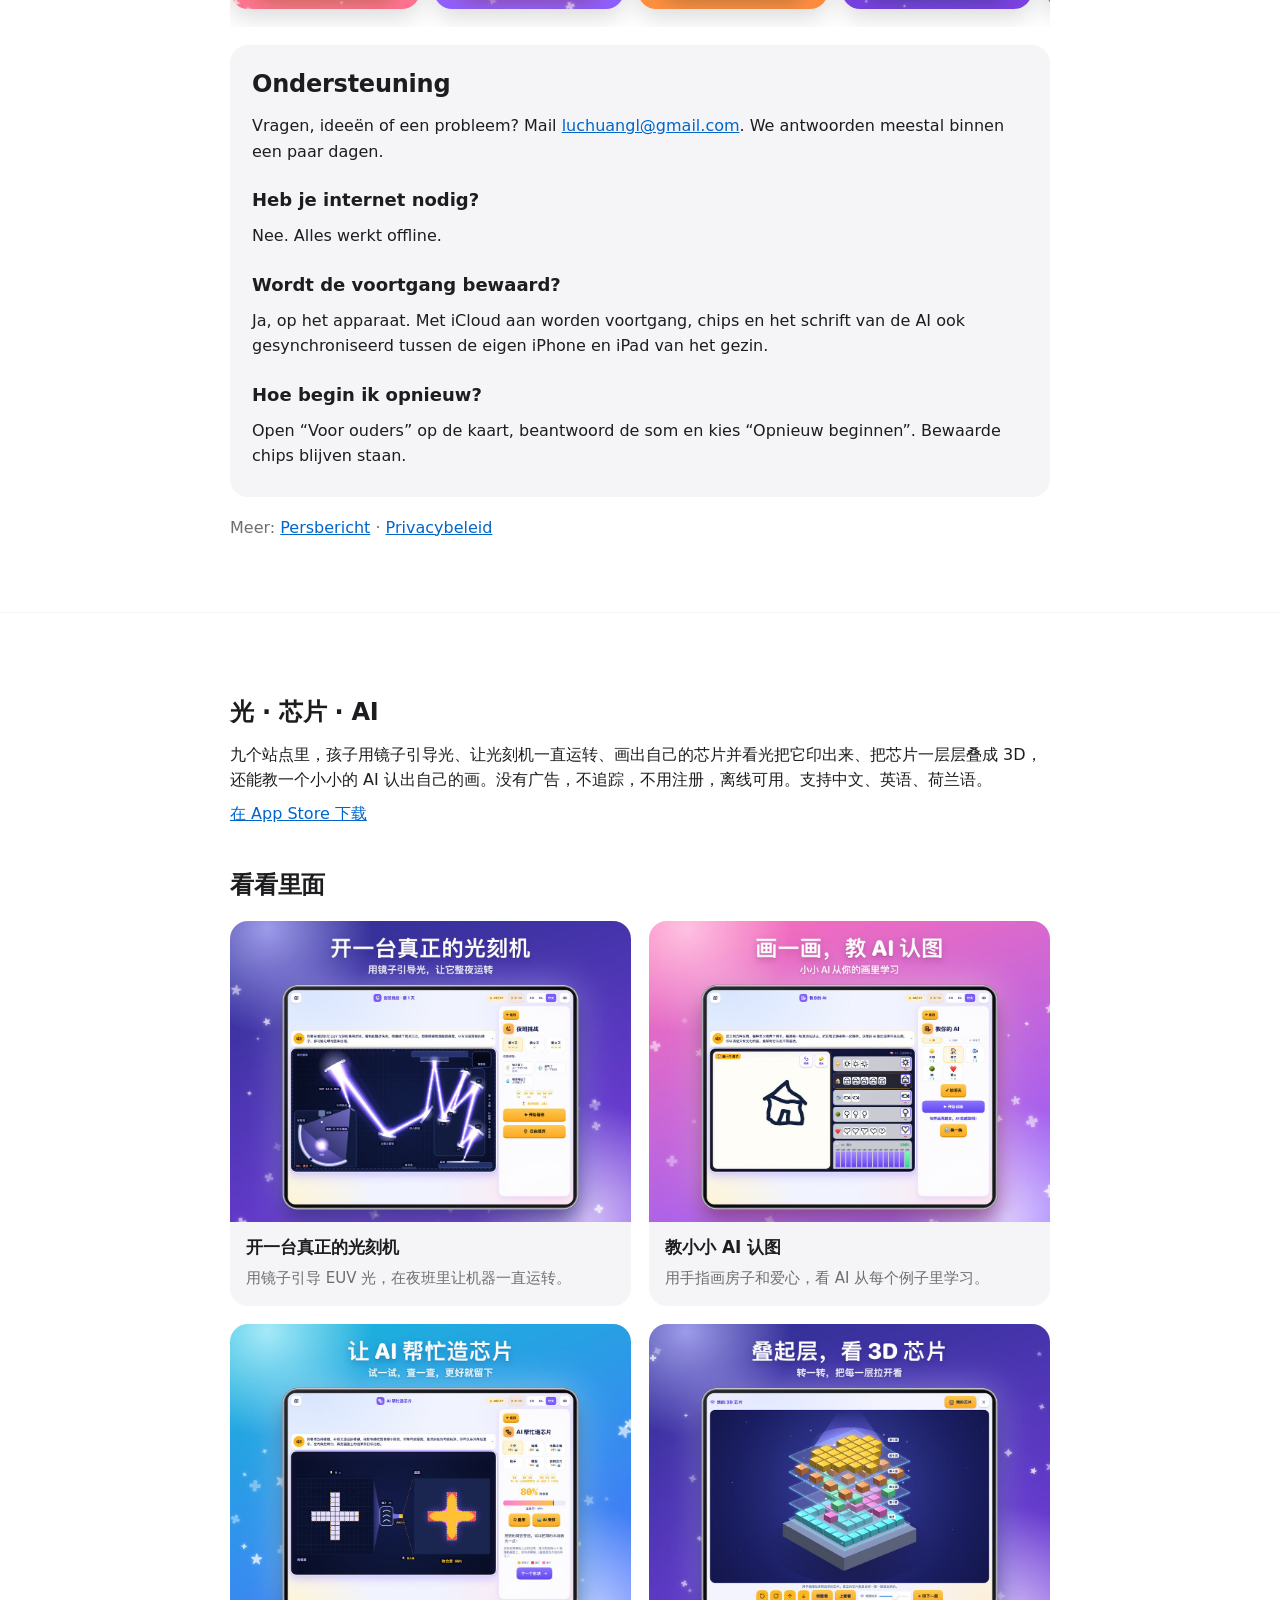
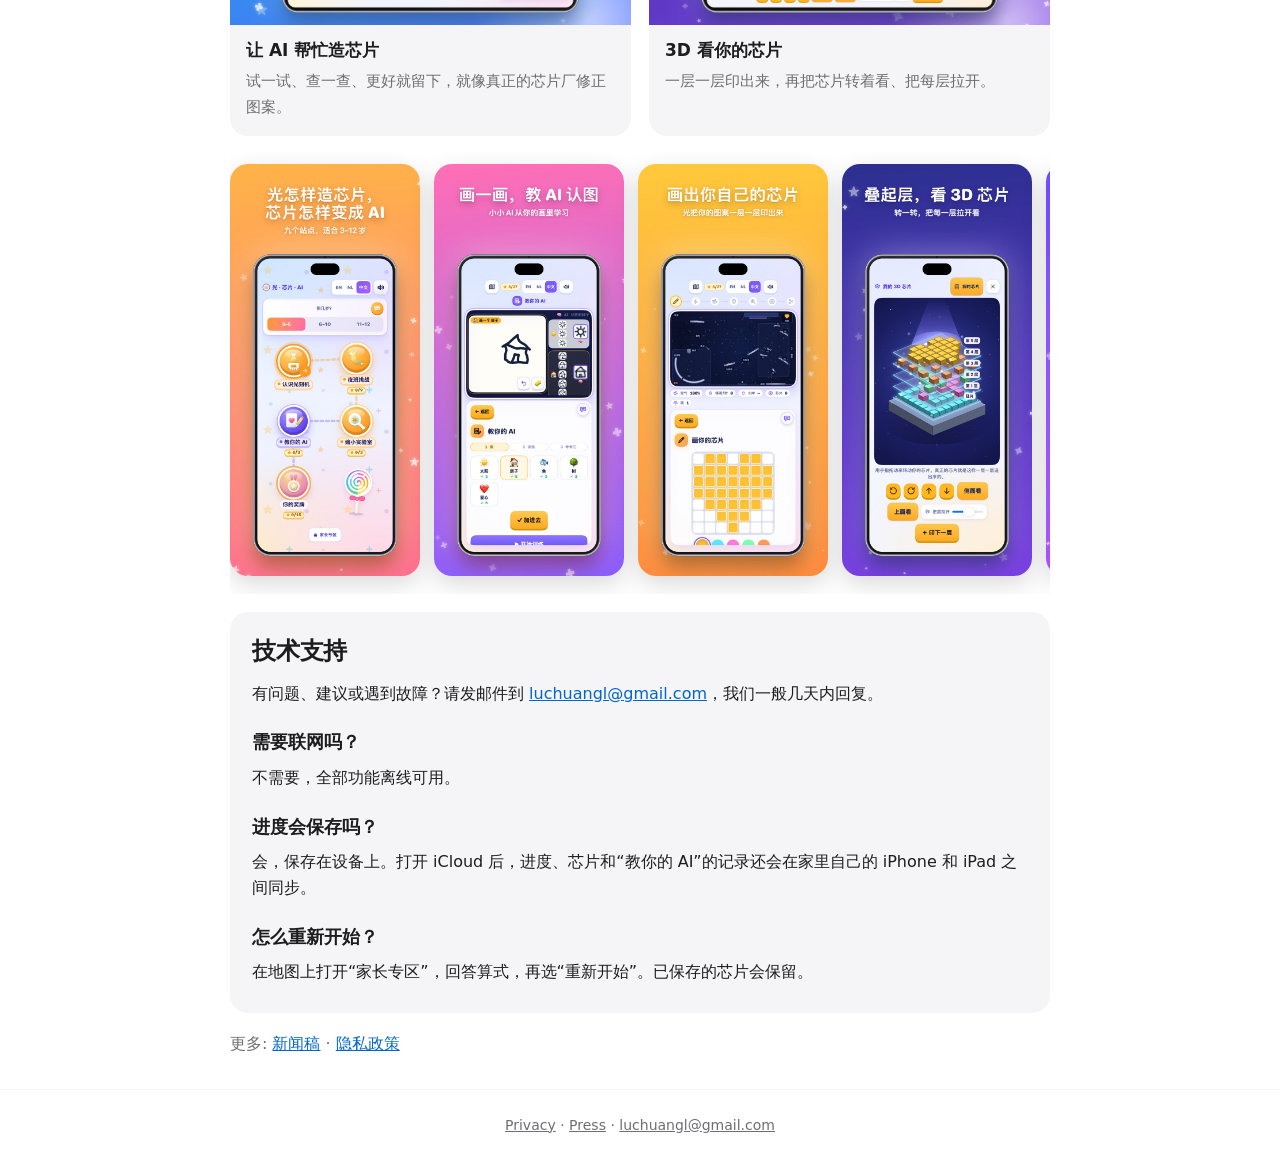
<file: light-chips-ai/index.html>
<!doctype html><html lang="en"><head><meta charset="utf-8"><meta name="viewport" content="width=device-width, initial-scale=1"><title>Light · Chips · AI — Support</title><meta name="description" content="Light · Chips · AI for iPhone and iPad: support, contact and privacy."><style>
:root{--bg:#fff;--ink:#1D1D1F;--mute:#6E6E73;--card:#F5F5F7;--link:#0066CC}
@media (prefers-color-scheme:dark){:root{--bg:#000;--ink:#F5F5F7;--mute:#A1A1A6;--card:#1C1C1E;--link:#2997FF}}
*{box-sizing:border-box}html,body{margin:0}
body{background:var(--bg);color:var(--ink);font-family:-apple-system,BlinkMacSystemFont,"SF Pro Text","Segoe UI",system-ui,"PingFang SC","Helvetica Neue",sans-serif;-webkit-font-smoothing:antialiased;line-height:1.6}
.wrap{max-width:860px;margin:0 auto;padding:0 20px}
.hero{background:linear-gradient(160deg,#FFB347 0%,#FF6F91 45%,#7B4DFF 100%);color:#fff;padding:28px 0 0;overflow:hidden}
.top{display:flex;justify-content:space-between;align-items:center;gap:12px;flex-wrap:wrap}
.icon{width:64px;height:64px;border-radius:15px;box-shadow:0 8px 24px rgba(0,0,0,.25)}
.langs a{color:#fff;text-decoration:none;font-weight:600;border:1px solid rgba(255,255,255,.6);border-radius:999px;padding:5px 12px;margin-left:6px;font-size:14px}
h1{font-size:clamp(30px,5.5vw,50px);line-height:1.08;letter-spacing:-.02em;margin:28px 0 12px;text-wrap:balance}
.sub{font-size:clamp(17px,2.3vw,21px);margin:0 0 24px;opacity:.95;text-wrap:balance;max-width:680px}
.btn{display:inline-block;background:#fff;color:#1D1D1F;text-decoration:none;font-weight:600;padding:12px 22px;border-radius:999px;margin-right:10px;margin-bottom:10px}
.heroimg{display:block;width:100%;height:auto;margin:30px 0 -6px;border-radius:20px 20px 0 0;box-shadow:0 -10px 50px rgba(40,0,90,.35)}
.body{padding:40px 20px 24px}
h2{font-size:24px;margin:40px 0 10px;letter-spacing:-.01em}h3{font-size:18px;margin:22px 0 4px}
p,ul{margin:8px 0}ul{padding-left:22px}li{margin-bottom:6px}
.card{background:var(--card);border-radius:18px;padding:20px 22px;margin:18px 0}
.mute{color:var(--mute)}a{color:var(--link)}
section+section{border-top:1px solid var(--card);margin-top:40px}
footer{border-top:1px solid var(--card);padding:24px 20px 40px;text-align:center;color:var(--mute);font-size:14px}
footer a{color:var(--mute)}
.plain h1{color:var(--ink);font-size:clamp(28px,5vw,40px);margin-top:20px}
.back{display:inline-block;margin-top:28px}
.fgrid{display:grid;grid-template-columns:1fr 1fr;gap:18px;margin:16px 0}
.fi{margin:0;background:var(--card);border-radius:18px;overflow:hidden}
.fi img{display:block;width:100%;height:auto}
.fi figcaption{padding:12px 16px 16px}.fi b{display:block;font-size:17px;margin-bottom:4px}.fi span{color:var(--mute);font-size:15px}
.phones{display:flex;gap:14px;overflow-x:auto;padding:12px 2px 18px;scroll-snap-type:x mandatory}
.phones img{flex:0 0 auto;width:min(42vw,190px);height:auto;border-radius:18px;scroll-snap-align:start;box-shadow:0 8px 24px rgba(0,0,0,.15)}
@media (max-width:640px){.fgrid{grid-template-columns:1fr}}
</style></head><body><header class="hero"><div class="wrap"><div class="top"><img class="icon" src="/press/light-chips-ai/img/icon.png" alt="" width="64" height="64"><div class="langs"><a href="#en">EN</a><a href="#nl">NL</a><a href="#zh">中文</a></div></div>
<h1>Light · Chips · AI</h1><p class="sub">Print chips with light. Bring AI to life. For children aged 3–12, made to explore together with a parent.</p><a class="btn" href="https://apps.apple.com/app/id6832295147">Download on the App Store</a><img class="heroimg" src="/press/light-chips-ai/img/ipad-en-01.jpg" alt="" width="1100" height="825"></div></header><section id="en" lang="en"><div class="wrap body">
<h2>Light · Chips · AI</h2><p>In nine stations children steer light with mirrors, keep a lithography machine running, draw their own chip and watch light print it, stack layers in 3D, and teach a tiny AI to recognise their drawings. No ads, no tracking, no accounts; works offline. English, Dutch and Chinese.</p><p><a href="https://apps.apple.com/app/id6832295147">Download on the App Store</a></p><h2>See it</h2><div class="fgrid"><figure class="fi"><img src="/press/light-chips-ai/img/ipad-en-02.jpg" alt="Run a real light machine" loading="lazy" width="800" height="600"><figcaption><b>Run a real light machine</b><span>Steer EUV light with mirrors and keep the machine running through a night shift.</span></figcaption></figure><figure class="fi"><img src="/press/light-chips-ai/img/ipad-en-07.jpg" alt="Teach a tiny AI to see" loading="lazy" width="800" height="600"><figcaption><b>Teach a tiny AI to see</b><span>Draw houses and hearts with a wobbly finger and watch the AI learn from every example.</span></figcaption></figure><figure class="fi"><img src="/press/light-chips-ai/img/ipad-en-08.jpg" alt="Let AI help design chips" loading="lazy" width="800" height="600"><figcaption><b>Let AI help design chips</b><span>Try, check, keep what is better, the way real chip factories fix their patterns.</span></figcaption></figure><figure class="fi"><img src="/press/light-chips-ai/img/ipad-en-10.jpg" alt="Your chip in 3D" loading="lazy" width="800" height="600"><figcaption><b>Your chip in 3D</b><span>Print layer after layer, then turn the chip around and pull the layers apart.</span></figcaption></figure></div><div class="phones"><img src="/press/light-chips-ai/img/iphone-en-01.jpg" alt="" loading="lazy" width="440" height="956"><img src="/press/light-chips-ai/img/iphone-en-07.jpg" alt="" loading="lazy" width="440" height="956"><img src="/press/light-chips-ai/img/iphone-en-09.jpg" alt="" loading="lazy" width="440" height="956"><img src="/press/light-chips-ai/img/iphone-en-10.jpg" alt="" loading="lazy" width="440" height="956"><img src="/press/light-chips-ai/img/iphone-en-05.jpg" alt="" loading="lazy" width="440" height="956"></div>
<div class="card"><h2 style="margin-top:0">Support</h2><p>Questions, ideas or a problem? Email <a href="mailto:luchuangl@gmail.com">luchuangl@gmail.com</a>. We usually reply within a few days.</p><h3>Does it need the internet?</h3><p>No. Everything works offline.</p><h3>Is progress saved?</h3><p>Yes, on the device. With iCloud on, progress, chips and the AI’s notebook also sync between the family’s own iPhone and iPad.</p><h3>How do I reset?</h3><p>Open “For grown-ups” on the map, answer the sum, then choose “Start over”. Saved chips are kept.</p></div>
<p class="mute">More: <a href="/press/light-chips-ai/">Press release</a> · <a href="/light-chips-ai/privacy/#en">Privacy policy</a></p></div></section><section id="nl" lang="nl"><div class="wrap body">
<h2>Licht · Chips · AI</h2><p>In negen stations sturen kinderen licht met spiegels, houden ze een lithografiemachine draaiend, tekenen ze hun eigen chip en zien ze hoe licht die print, stapelen ze lagen in 3D en leren ze een kleine AI hun tekeningen herkennen. Geen advertenties, geen tracking, geen accounts; werkt offline. Engels, Nederlands en Chinees.</p><p><a href="https://apps.apple.com/app/id6832295147">Download in de App Store</a></p><h2>Zo ziet het eruit</h2><div class="fgrid"><figure class="fi"><img src="/press/light-chips-ai/img/ipad-nl-02.jpg" alt="Bestuur een echte lichtmachine" loading="lazy" width="800" height="600"><figcaption><b>Bestuur een echte lichtmachine</b><span>Stuur EUV-licht met spiegels en houd de machine de hele nachtdienst draaiend.</span></figcaption></figure><figure class="fi"><img src="/press/light-chips-ai/img/ipad-nl-07.jpg" alt="Leer een kleine AI zien" loading="lazy" width="800" height="600"><figcaption><b>Leer een kleine AI zien</b><span>Teken huisjes en hartjes met je vinger en zie hoe de AI van elk voorbeeld leert.</span></figcaption></figure><figure class="fi"><img src="/press/light-chips-ai/img/ipad-nl-08.jpg" alt="Laat AI chips ontwerpen" loading="lazy" width="800" height="600"><figcaption><b>Laat AI chips ontwerpen</b><span>Probeer, controleer, bewaar wat beter is, zoals echte chipfabrieken hun patronen verbeteren.</span></figcaption></figure><figure class="fi"><img src="/press/light-chips-ai/img/ipad-nl-10.jpg" alt="Je chip in 3D" loading="lazy" width="800" height="600"><figcaption><b>Je chip in 3D</b><span>Print laag na laag, draai de chip rond en trek de lagen uit elkaar.</span></figcaption></figure></div><div class="phones"><img src="/press/light-chips-ai/img/iphone-nl-01.jpg" alt="" loading="lazy" width="440" height="956"><img src="/press/light-chips-ai/img/iphone-nl-07.jpg" alt="" loading="lazy" width="440" height="956"><img src="/press/light-chips-ai/img/iphone-nl-09.jpg" alt="" loading="lazy" width="440" height="956"><img src="/press/light-chips-ai/img/iphone-nl-10.jpg" alt="" loading="lazy" width="440" height="956"><img src="/press/light-chips-ai/img/iphone-nl-05.jpg" alt="" loading="lazy" width="440" height="956"></div>
<div class="card"><h2 style="margin-top:0">Ondersteuning</h2><p>Vragen, ideeën of een probleem? Mail <a href="mailto:luchuangl@gmail.com">luchuangl@gmail.com</a>. We antwoorden meestal binnen een paar dagen.</p><h3>Heb je internet nodig?</h3><p>Nee. Alles werkt offline.</p><h3>Wordt de voortgang bewaard?</h3><p>Ja, op het apparaat. Met iCloud aan worden voortgang, chips en het schrift van de AI ook gesynchroniseerd tussen de eigen iPhone en iPad van het gezin.</p><h3>Hoe begin ik opnieuw?</h3><p>Open “Voor ouders” op de kaart, beantwoord de som en kies “Opnieuw beginnen”. Bewaarde chips blijven staan.</p></div>
<p class="mute">Meer: <a href="/press/light-chips-ai/">Persbericht</a> · <a href="/light-chips-ai/privacy/#nl">Privacybeleid</a></p></div></section><section id="zh" lang="zh-Hans"><div class="wrap body">
<h2>光 · 芯片 · AI</h2><p>九个站点里，孩子用镜子引导光、让光刻机一直运转、画出自己的芯片并看光把它印出来、把芯片一层层叠成 3D，还能教一个小小的 AI 认出自己的画。没有广告，不追踪，不用注册，离线可用。支持中文、英语、荷兰语。</p><p><a href="https://apps.apple.com/app/id6832295147">在 App Store 下载</a></p><h2>看看里面</h2><div class="fgrid"><figure class="fi"><img src="/press/light-chips-ai/img/ipad-zh-02.jpg" alt="开一台真正的光刻机" loading="lazy" width="800" height="600"><figcaption><b>开一台真正的光刻机</b><span>用镜子引导 EUV 光，在夜班里让机器一直运转。</span></figcaption></figure><figure class="fi"><img src="/press/light-chips-ai/img/ipad-zh-07.jpg" alt="教小小 AI 认图" loading="lazy" width="800" height="600"><figcaption><b>教小小 AI 认图</b><span>用手指画房子和爱心，看 AI 从每个例子里学习。</span></figcaption></figure><figure class="fi"><img src="/press/light-chips-ai/img/ipad-zh-08.jpg" alt="让 AI 帮忙造芯片" loading="lazy" width="800" height="600"><figcaption><b>让 AI 帮忙造芯片</b><span>试一试、查一查、更好就留下，就像真正的芯片厂修正图案。</span></figcaption></figure><figure class="fi"><img src="/press/light-chips-ai/img/ipad-zh-10.jpg" alt="3D 看你的芯片" loading="lazy" width="800" height="600"><figcaption><b>3D 看你的芯片</b><span>一层一层印出来，再把芯片转着看、把每层拉开。</span></figcaption></figure></div><div class="phones"><img src="/press/light-chips-ai/img/iphone-zh-01.jpg" alt="" loading="lazy" width="440" height="956"><img src="/press/light-chips-ai/img/iphone-zh-07.jpg" alt="" loading="lazy" width="440" height="956"><img src="/press/light-chips-ai/img/iphone-zh-09.jpg" alt="" loading="lazy" width="440" height="956"><img src="/press/light-chips-ai/img/iphone-zh-10.jpg" alt="" loading="lazy" width="440" height="956"><img src="/press/light-chips-ai/img/iphone-zh-05.jpg" alt="" loading="lazy" width="440" height="956"></div>
<div class="card"><h2 style="margin-top:0">技术支持</h2><p>有问题、建议或遇到故障？请发邮件到 <a href="mailto:luchuangl@gmail.com">luchuangl@gmail.com</a>，我们一般几天内回复。</p><h3>需要联网吗？</h3><p>不需要，全部功能离线可用。</p><h3>进度会保存吗？</h3><p>会，保存在设备上。打开 iCloud 后，进度、芯片和“教你的 AI”的记录还会在家里自己的 iPhone 和 iPad 之间同步。</p><h3>怎么重新开始？</h3><p>在地图上打开“家长专区”，回答算式，再选“重新开始”。已保存的芯片会保留。</p></div>
<p class="mute">更多: <a href="/press/light-chips-ai/">新闻稿</a> · <a href="/light-chips-ai/privacy/#zh">隐私政策</a></p></div></section><footer><a href="/light-chips-ai/privacy/">Privacy</a> · <a href="/press/light-chips-ai/">Press</a> · <a href="mailto:luchuangl@gmail.com">luchuangl@gmail.com</a></footer></body></html>
</file>
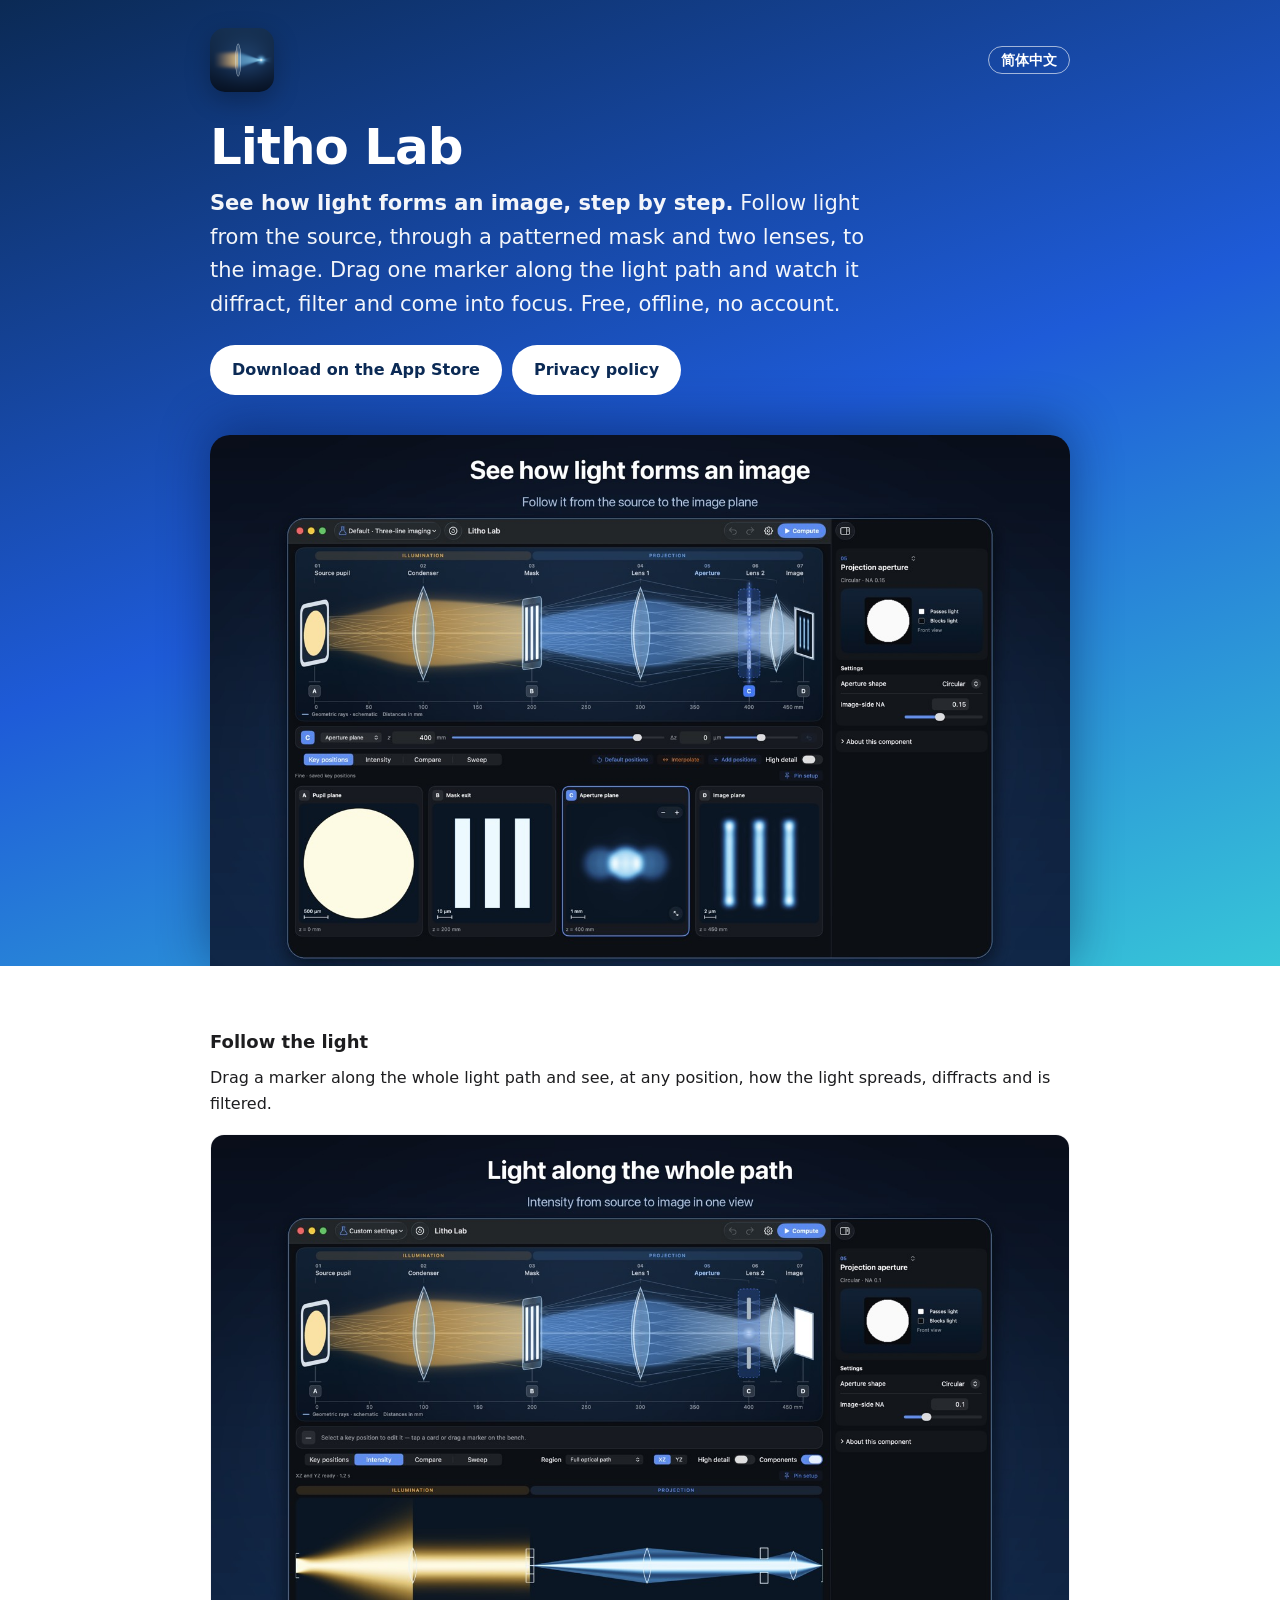
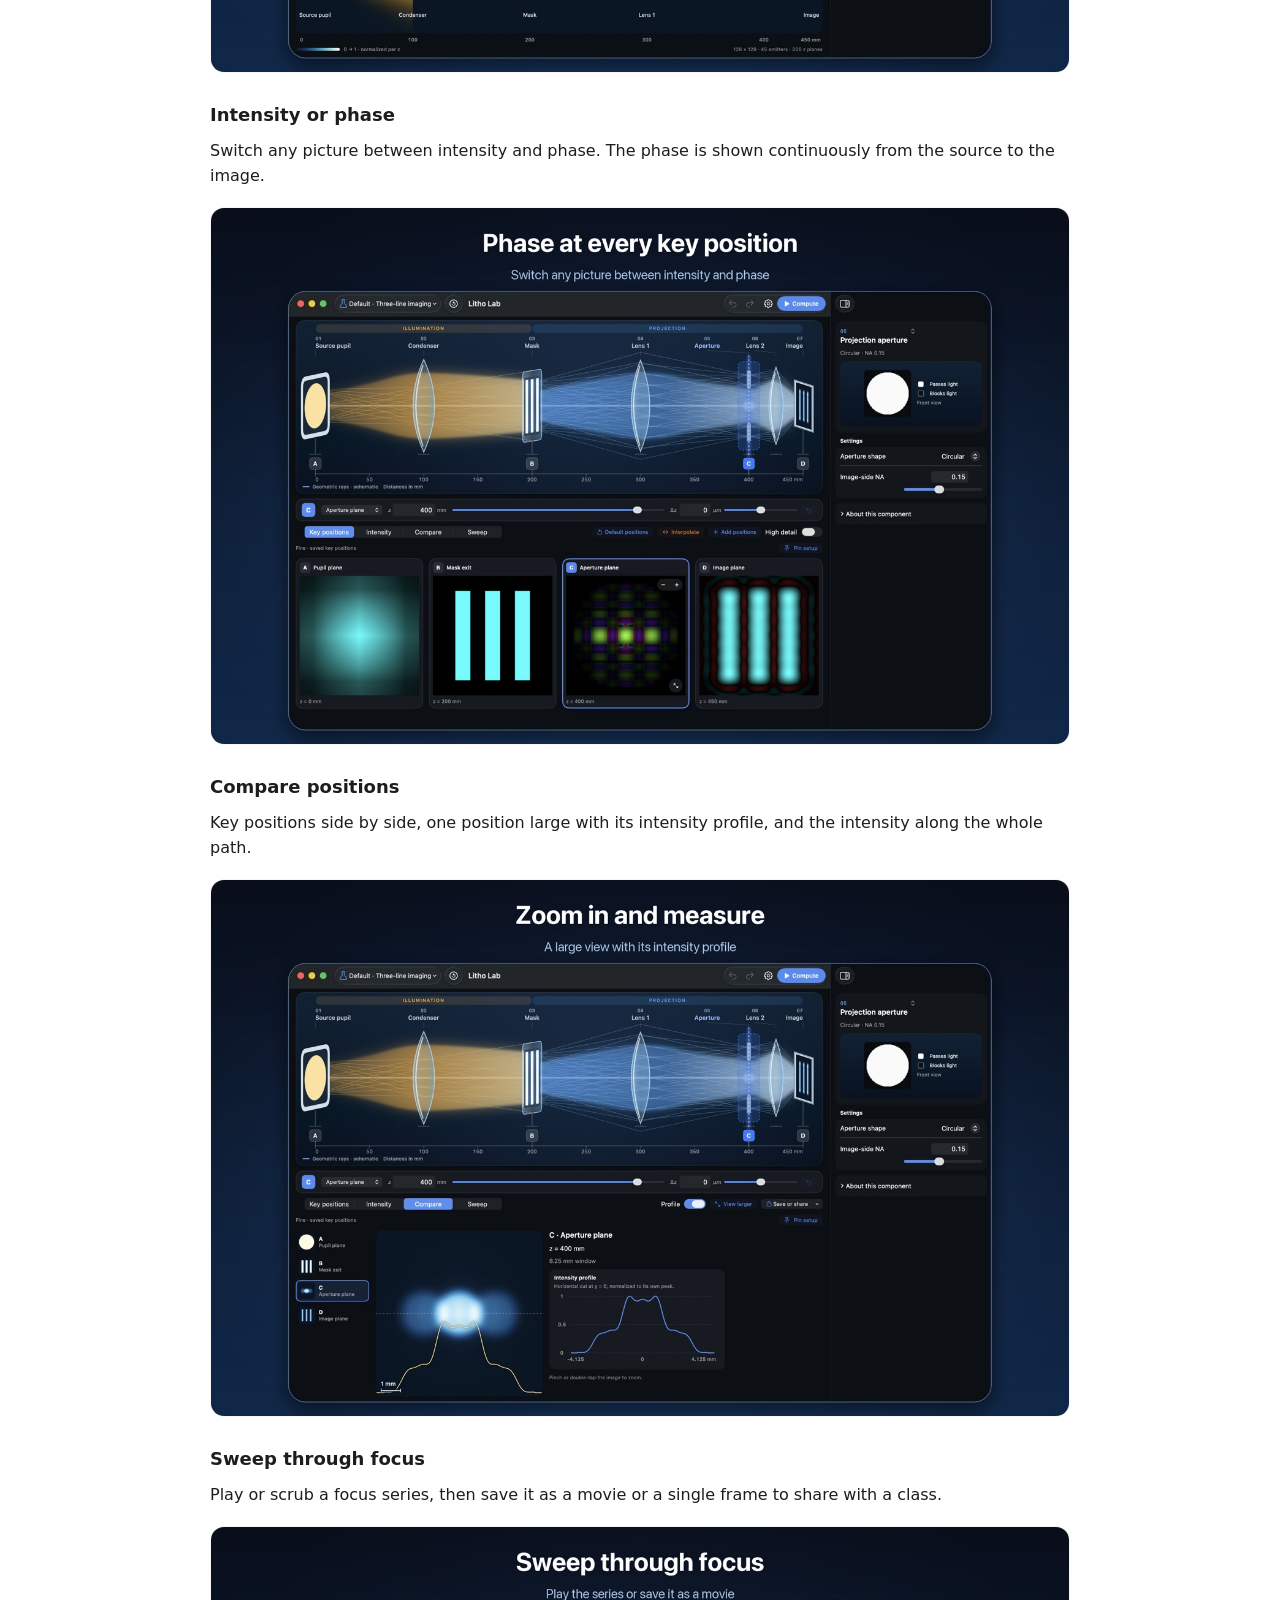
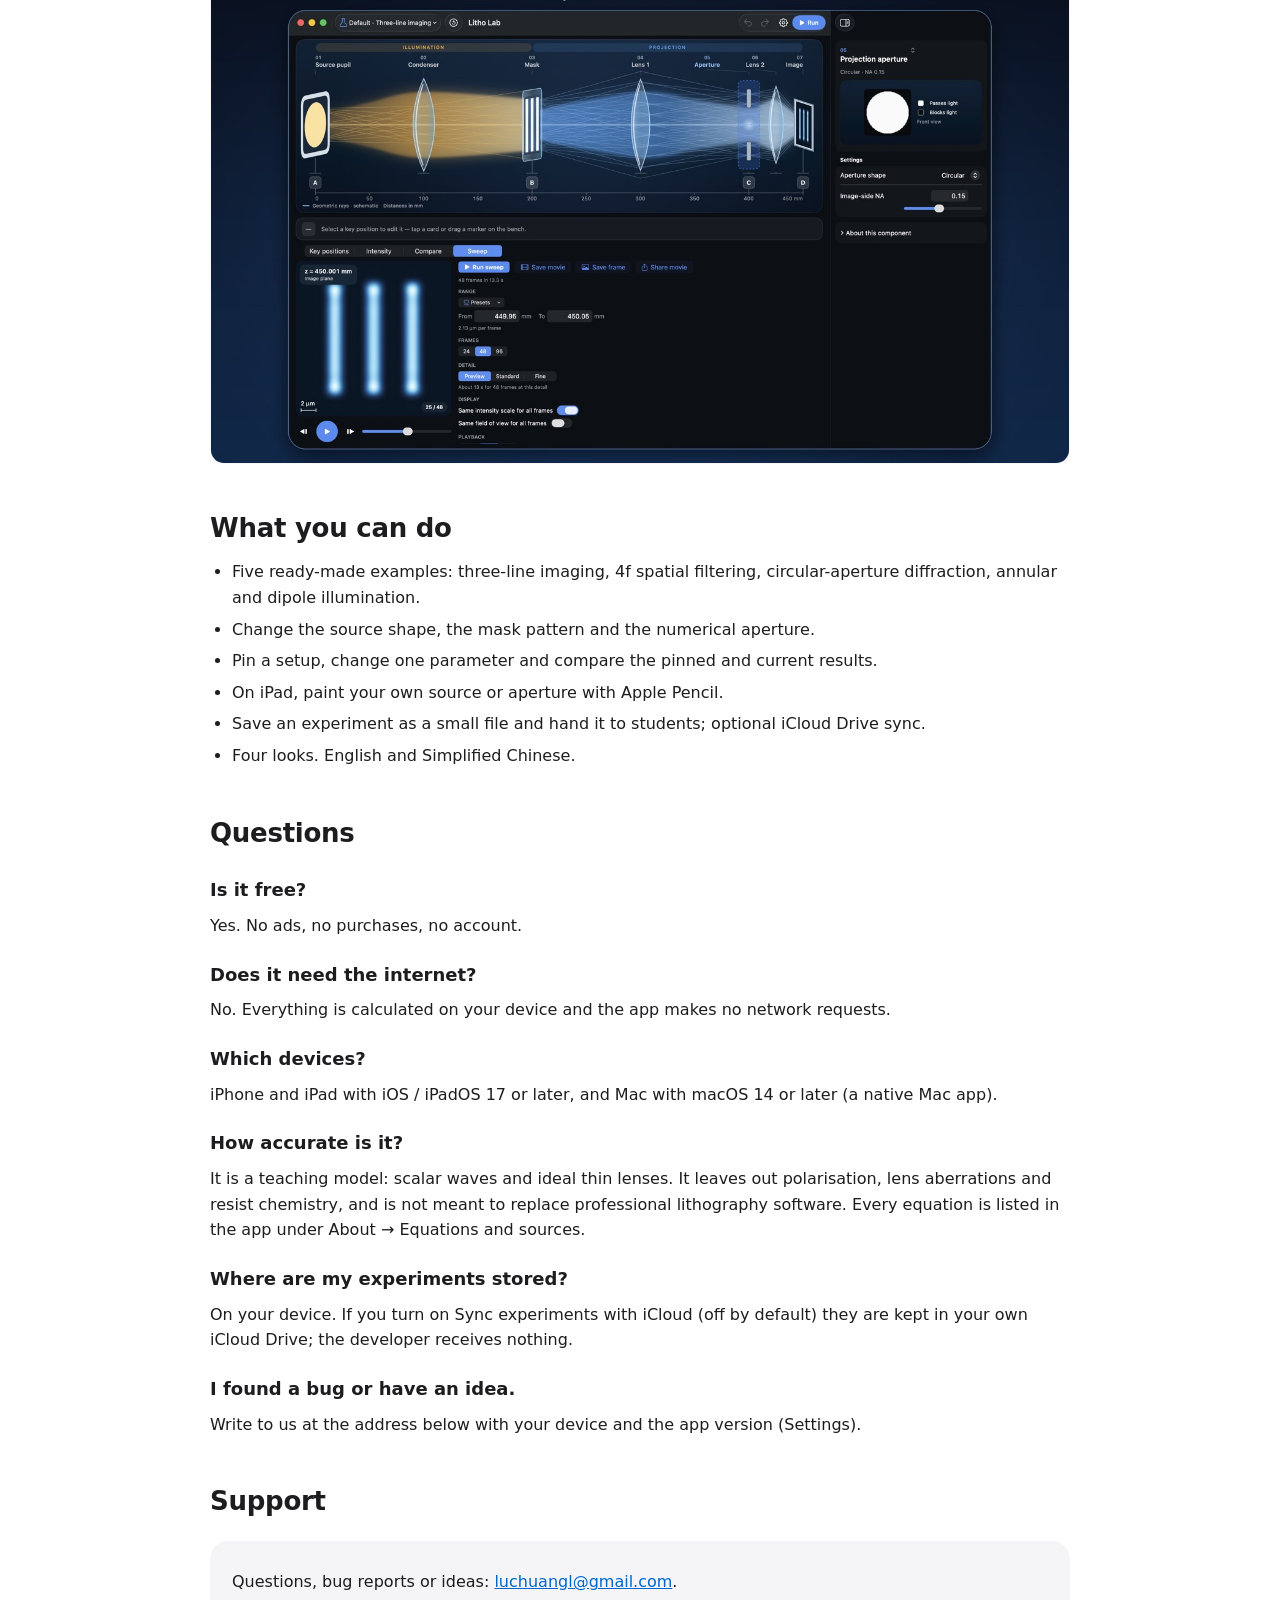
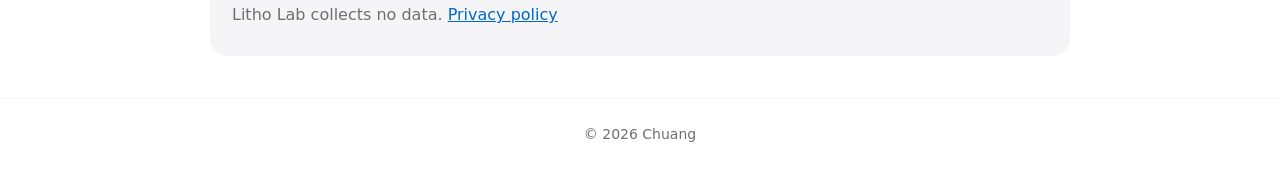
<file: litho-lab/index.html>
<!doctype html><html lang="en"><head><meta charset="utf-8"><meta name="viewport" content="width=device-width,initial-scale=1,viewport-fit=cover"><title>Litho Lab — see how light forms an image</title><meta name="description" content="Litho Lab: an offline optics and photolithography simulator for iPhone, iPad and Mac. Support, FAQ and privacy."><style>
:root{--bg:#fff;--ink:#1D1D1F;--mute:#6E6E73;--card:#F5F5F7;--link:#0066CC}
@media(prefers-color-scheme:dark){:root{--bg:#000;--ink:#F5F5F7;--mute:#A1A1A6;--card:#1C1C1E;--link:#2997FF}}
*{box-sizing:border-box}html,body{margin:0}
body{background:var(--bg);color:var(--ink);font-family:-apple-system,BlinkMacSystemFont,"SF Pro Text","Segoe UI",system-ui,"PingFang SC","Helvetica Neue",sans-serif;-webkit-font-smoothing:antialiased;line-height:1.6}
.wrap{max-width:900px;margin:0 auto;padding:0 20px}
.hero{background:linear-gradient(160deg,#0B2A55 0%,#1E5BD8 50%,#37C6D8 100%);color:#fff;padding:28px 0 0;overflow:hidden}
.top{display:flex;justify-content:space-between;align-items:center;gap:12px;flex-wrap:wrap}
.icon{width:64px;height:64px;border-radius:15px;box-shadow:0 8px 24px rgba(0,0,0,.25)}
.langs a{color:#fff;text-decoration:none;font-weight:600;border:1px solid rgba(255,255,255,.6);border-radius:999px;padding:5px 12px;margin-left:6px;font-size:14px}
h1{font-size:clamp(30px,5.5vw,50px);line-height:1.1;letter-spacing:-.02em;margin:28px 0 12px;text-wrap:balance}
.sub{font-size:clamp(17px,2.3vw,21px);margin:0 0 24px;opacity:.95;text-wrap:balance;max-width:680px}
.btn{display:inline-block;background:#fff;color:#0B2A55;text-decoration:none;font-weight:600;padding:12px 22px;border-radius:999px;margin:0 10px 10px 0}
.heroimg{display:block;width:100%;height:auto;margin:30px 0 -6px;border-radius:20px 20px 0 0;box-shadow:0 -10px 50px rgba(0,20,60,.45)}
.body{padding:40px 20px 24px}
h2{font-size:26px;margin:44px 0 10px;letter-spacing:-.01em}h3{font-size:18px;margin:22px 0 4px}
p,ul{margin:8px 0}ul{padding-left:22px}li{margin-bottom:6px}
.feat{display:grid;grid-template-columns:1fr;gap:14px;margin:18px 0 28px}
.feat img{width:100%;height:auto;border-radius:14px;border:1px solid var(--card)}
.card{background:var(--card);border-radius:18px;padding:20px 22px;margin:18px 0}
.mute{color:var(--mute)}a{color:var(--link)}
footer{border-top:1px solid var(--card);padding:24px 20px 40px;text-align:center;color:var(--mute);font-size:14px}
footer a{color:var(--mute)}.plain h1{color:var(--ink);font-size:clamp(28px,5vw,40px);margin-top:20px}
</style></head><body><header class="hero"><div class="wrap"><div class="top"><img class="icon" src="icon.png" alt="Litho Lab icon"><div class="langs"><a href="https://chuanglu.top/litho-lab/">简体中文</a></div></div>
<h1>Litho Lab</h1><p class="sub"><strong>See how light forms an image, step by step.</strong> Follow light from the source, through a patterned mask and two lenses, to the image. Drag one marker along the light path and watch it diffract, filter and come into focus. Free, offline, no account.</p><a class="btn" href="https://apps.apple.com/app/id6823376193">Download on the App Store</a><a class="btn" href="privacy/">Privacy policy</a>
<img class="heroimg" src="img/hero.jpg" alt="Litho Lab"></div></header>
<div class="wrap body"><h3>Follow the light</h3><p>Drag a marker along the whole light path and see, at any position, how the light spreads, diffracts and is filtered.</p><div class="feat"><img src="img/wave.jpg" alt="Follow the light" loading="lazy"></div><h3>Intensity or phase</h3><p>Switch any picture between intensity and phase. The phase is shown continuously from the source to the image.</p><div class="feat"><img src="img/phase.jpg" alt="Intensity or phase" loading="lazy"></div><h3>Compare positions</h3><p>Key positions side by side, one position large with its intensity profile, and the intensity along the whole path.</p><div class="feat"><img src="img/compare.jpg" alt="Compare positions" loading="lazy"></div><h3>Sweep through focus</h3><p>Play or scrub a focus series, then save it as a movie or a single frame to share with a class.</p><div class="feat"><img src="img/sweep.jpg" alt="Sweep through focus" loading="lazy"></div><h2>What you can do</h2><ul><li>Five ready-made examples: three-line imaging, 4f spatial filtering, circular-aperture diffraction, annular and dipole illumination.</li><li>Change the source shape, the mask pattern and the numerical aperture.</li><li>Pin a setup, change one parameter and compare the pinned and current results.</li><li>On iPad, paint your own source or aperture with Apple Pencil.</li><li>Save an experiment as a small file and hand it to students; optional iCloud Drive sync.</li><li>Four looks. English and Simplified Chinese.</li></ul><h2>Questions</h2><h3>Is it free?</h3><p>Yes. No ads, no purchases, no account.</p><h3>Does it need the internet?</h3><p>No. Everything is calculated on your device and the app makes no network requests.</p><h3>Which devices?</h3><p>iPhone and iPad with iOS / iPadOS 17 or later, and Mac with macOS 14 or later (a native Mac app).</p><h3>How accurate is it?</h3><p>It is a teaching model: scalar waves and ideal thin lenses. It leaves out polarisation, lens aberrations and resist chemistry, and is not meant to replace professional lithography software. Every equation is listed in the app under About → Equations and sources.</p><h3>Where are my experiments stored?</h3><p>On your device. If you turn on Sync experiments with iCloud (off by default) they are kept in your own iCloud Drive; the developer receives nothing.</p><h3>I found a bug or have an idea.</h3><p>Write to us at the address below with your device and the app version (Settings).</p><h2>Support</h2><div class="card"><p>Questions, bug reports or ideas: <a href="mailto:luchuangl@gmail.com">luchuangl@gmail.com</a>.</p><p class="mute">Litho Lab collects no data. <a href="privacy/">Privacy policy</a></p></div></div><footer>© 2026 Chuang</footer></body></html>
</file>
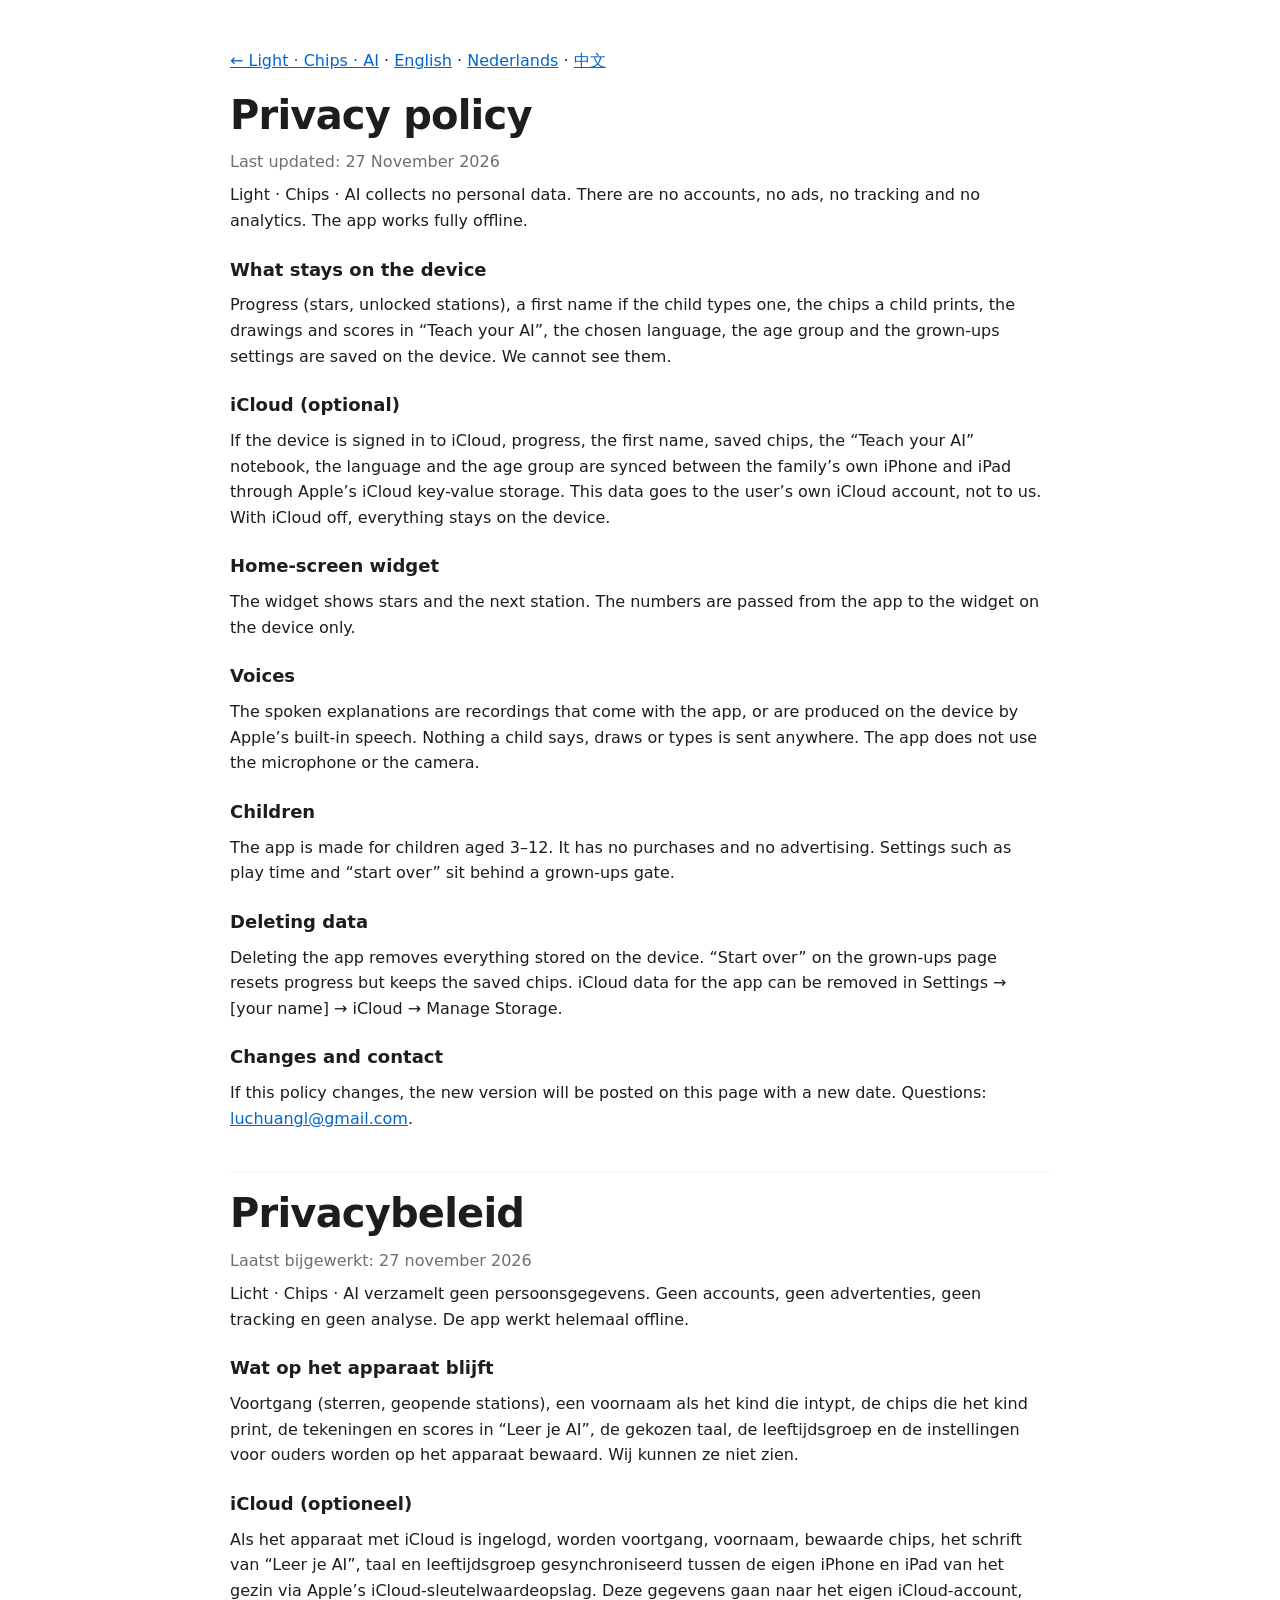
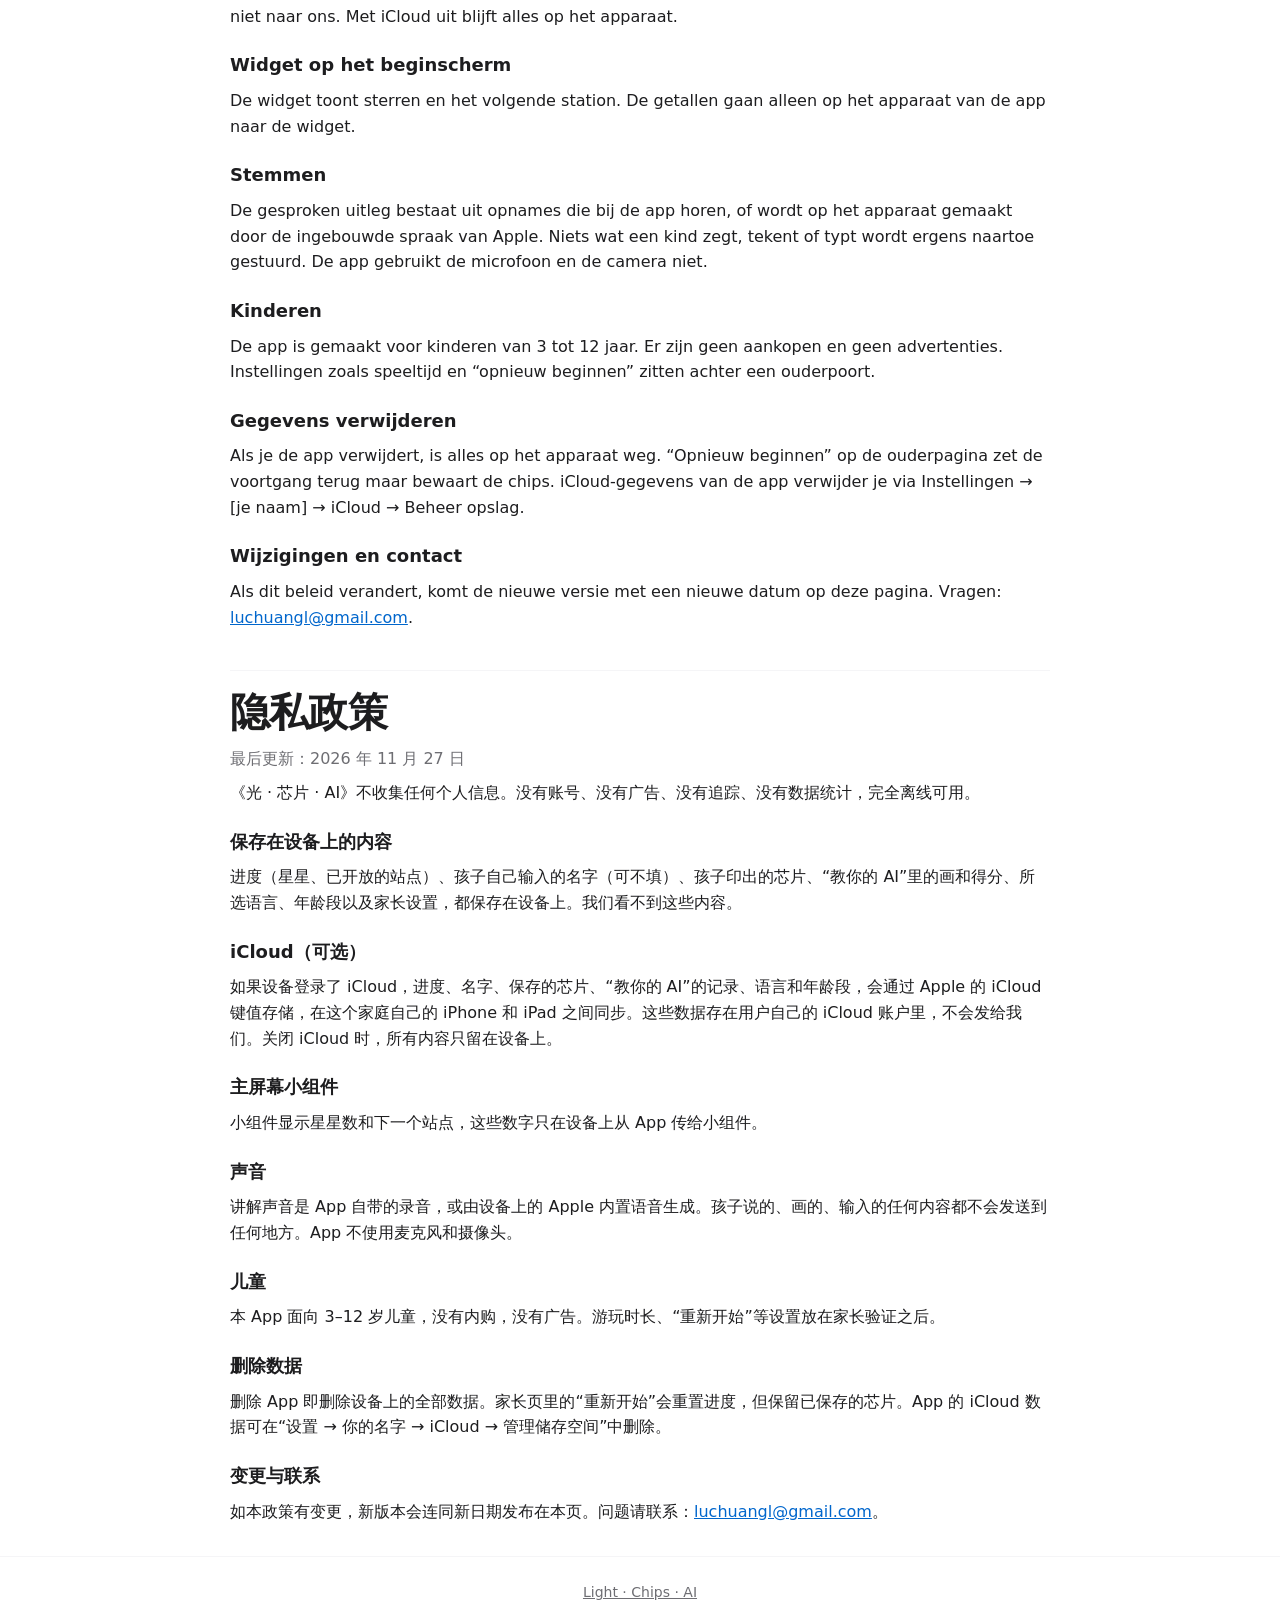
<file: light-chips-ai/privacy/index.html>
<!doctype html><html lang="en"><head><meta charset="utf-8"><meta name="viewport" content="width=device-width, initial-scale=1"><title>Privacy · Light · Chips · AI</title><meta name="description" content="Privacy policy for Light · Chips · AI."><style>
:root{--bg:#fff;--ink:#1D1D1F;--mute:#6E6E73;--card:#F5F5F7;--link:#0066CC}
@media (prefers-color-scheme:dark){:root{--bg:#000;--ink:#F5F5F7;--mute:#A1A1A6;--card:#1C1C1E;--link:#2997FF}}
*{box-sizing:border-box}html,body{margin:0}
body{background:var(--bg);color:var(--ink);font-family:-apple-system,BlinkMacSystemFont,"SF Pro Text","Segoe UI",system-ui,"PingFang SC","Helvetica Neue",sans-serif;-webkit-font-smoothing:antialiased;line-height:1.6}
.wrap{max-width:860px;margin:0 auto;padding:0 20px}
.hero{background:linear-gradient(160deg,#FFB347 0%,#FF6F91 45%,#7B4DFF 100%);color:#fff;padding:28px 0 0;overflow:hidden}
.top{display:flex;justify-content:space-between;align-items:center;gap:12px;flex-wrap:wrap}
.icon{width:64px;height:64px;border-radius:15px;box-shadow:0 8px 24px rgba(0,0,0,.25)}
.langs a{color:#fff;text-decoration:none;font-weight:600;border:1px solid rgba(255,255,255,.6);border-radius:999px;padding:5px 12px;margin-left:6px;font-size:14px}
h1{font-size:clamp(30px,5.5vw,50px);line-height:1.08;letter-spacing:-.02em;margin:28px 0 12px;text-wrap:balance}
.sub{font-size:clamp(17px,2.3vw,21px);margin:0 0 24px;opacity:.95;text-wrap:balance;max-width:680px}
.btn{display:inline-block;background:#fff;color:#1D1D1F;text-decoration:none;font-weight:600;padding:12px 22px;border-radius:999px;margin-right:10px;margin-bottom:10px}
.heroimg{display:block;width:100%;height:auto;margin:30px 0 -6px;border-radius:20px 20px 0 0;box-shadow:0 -10px 50px rgba(40,0,90,.35)}
.body{padding:40px 20px 24px}
h2{font-size:24px;margin:40px 0 10px;letter-spacing:-.01em}h3{font-size:18px;margin:22px 0 4px}
p,ul{margin:8px 0}ul{padding-left:22px}li{margin-bottom:6px}
.card{background:var(--card);border-radius:18px;padding:20px 22px;margin:18px 0}
.mute{color:var(--mute)}a{color:var(--link)}
section+section{border-top:1px solid var(--card);margin-top:40px}
footer{border-top:1px solid var(--card);padding:24px 20px 40px;text-align:center;color:var(--mute);font-size:14px}
footer a{color:var(--mute)}
.plain h1{color:var(--ink);font-size:clamp(28px,5vw,40px);margin-top:20px}
.back{display:inline-block;margin-top:28px}
.fgrid{display:grid;grid-template-columns:1fr 1fr;gap:18px;margin:16px 0}
.fi{margin:0;background:var(--card);border-radius:18px;overflow:hidden}
.fi img{display:block;width:100%;height:auto}
.fi figcaption{padding:12px 16px 16px}.fi b{display:block;font-size:17px;margin-bottom:4px}.fi span{color:var(--mute);font-size:15px}
.phones{display:flex;gap:14px;overflow-x:auto;padding:12px 2px 18px;scroll-snap-type:x mandatory}
.phones img{flex:0 0 auto;width:min(42vw,190px);height:auto;border-radius:18px;scroll-snap-align:start;box-shadow:0 8px 24px rgba(0,0,0,.15)}
@media (max-width:640px){.fgrid{grid-template-columns:1fr}}
</style></head><body><div class="wrap body plain"><p><a href="/light-chips-ai/">← Light · Chips · AI</a> · <a href="#en">English</a> · <a href="#nl">Nederlands</a> · <a href="#zh">中文</a></p><section id="en" lang="en"><h1>Privacy policy</h1><p class="mute">Last updated: 27 November 2026</p><p>Light · Chips · AI collects no personal data. There are no accounts, no ads, no tracking and no analytics. The app works fully offline.</p><h3>What stays on the device</h3><p>Progress (stars, unlocked stations), a first name if the child types one, the chips a child prints, the drawings and scores in “Teach your AI”, the chosen language, the age group and the grown-ups settings are saved on the device. We cannot see them.</p><h3>iCloud (optional)</h3><p>If the device is signed in to iCloud, progress, the first name, saved chips, the “Teach your AI” notebook, the language and the age group are synced between the family’s own iPhone and iPad through Apple’s iCloud key-value storage. This data goes to the user’s own iCloud account, not to us. With iCloud off, everything stays on the device.</p><h3>Home-screen widget</h3><p>The widget shows stars and the next station. The numbers are passed from the app to the widget on the device only.</p><h3>Voices</h3><p>The spoken explanations are recordings that come with the app, or are produced on the device by Apple’s built-in speech. Nothing a child says, draws or types is sent anywhere. The app does not use the microphone or the camera.</p><h3>Children</h3><p>The app is made for children aged 3–12. It has no purchases and no advertising. Settings such as play time and “start over” sit behind a grown-ups gate.</p><h3>Deleting data</h3><p>Deleting the app removes everything stored on the device. “Start over” on the grown-ups page resets progress but keeps the saved chips. iCloud data for the app can be removed in Settings → [your name] → iCloud → Manage Storage.</p><h3>Changes and contact</h3><p>If this policy changes, the new version will be posted on this page with a new date. Questions: <a href="mailto:luchuangl@gmail.com">luchuangl@gmail.com</a>.</p></section><section id="nl" lang="nl"><h1>Privacybeleid</h1><p class="mute">Laatst bijgewerkt: 27 november 2026</p><p>Licht · Chips · AI verzamelt geen persoonsgegevens. Geen accounts, geen advertenties, geen tracking en geen analyse. De app werkt helemaal offline.</p><h3>Wat op het apparaat blijft</h3><p>Voortgang (sterren, geopende stations), een voornaam als het kind die intypt, de chips die het kind print, de tekeningen en scores in “Leer je AI”, de gekozen taal, de leeftijdsgroep en de instellingen voor ouders worden op het apparaat bewaard. Wij kunnen ze niet zien.</p><h3>iCloud (optioneel)</h3><p>Als het apparaat met iCloud is ingelogd, worden voortgang, voornaam, bewaarde chips, het schrift van “Leer je AI”, taal en leeftijdsgroep gesynchroniseerd tussen de eigen iPhone en iPad van het gezin via Apple’s iCloud-sleutelwaardeopslag. Deze gegevens gaan naar het eigen iCloud-account, niet naar ons. Met iCloud uit blijft alles op het apparaat.</p><h3>Widget op het beginscherm</h3><p>De widget toont sterren en het volgende station. De getallen gaan alleen op het apparaat van de app naar de widget.</p><h3>Stemmen</h3><p>De gesproken uitleg bestaat uit opnames die bij de app horen, of wordt op het apparaat gemaakt door de ingebouwde spraak van Apple. Niets wat een kind zegt, tekent of typt wordt ergens naartoe gestuurd. De app gebruikt de microfoon en de camera niet.</p><h3>Kinderen</h3><p>De app is gemaakt voor kinderen van 3 tot 12 jaar. Er zijn geen aankopen en geen advertenties. Instellingen zoals speeltijd en “opnieuw beginnen” zitten achter een ouderpoort.</p><h3>Gegevens verwijderen</h3><p>Als je de app verwijdert, is alles op het apparaat weg. “Opnieuw beginnen” op de ouderpagina zet de voortgang terug maar bewaart de chips. iCloud-gegevens van de app verwijder je via Instellingen → [je naam] → iCloud → Beheer opslag.</p><h3>Wijzigingen en contact</h3><p>Als dit beleid verandert, komt de nieuwe versie met een nieuwe datum op deze pagina. Vragen: <a href="mailto:luchuangl@gmail.com">luchuangl@gmail.com</a>.</p></section><section id="zh" lang="zh-Hans"><h1>隐私政策</h1><p class="mute">最后更新：2026 年 11 月 27 日</p><p>《光 · 芯片 · AI》不收集任何个人信息。没有账号、没有广告、没有追踪、没有数据统计，完全离线可用。</p><h3>保存在设备上的内容</h3><p>进度（星星、已开放的站点）、孩子自己输入的名字（可不填）、孩子印出的芯片、“教你的 AI”里的画和得分、所选语言、年龄段以及家长设置，都保存在设备上。我们看不到这些内容。</p><h3>iCloud（可选）</h3><p>如果设备登录了 iCloud，进度、名字、保存的芯片、“教你的 AI”的记录、语言和年龄段，会通过 Apple 的 iCloud 键值存储，在这个家庭自己的 iPhone 和 iPad 之间同步。这些数据存在用户自己的 iCloud 账户里，不会发给我们。关闭 iCloud 时，所有内容只留在设备上。</p><h3>主屏幕小组件</h3><p>小组件显示星星数和下一个站点，这些数字只在设备上从 App 传给小组件。</p><h3>声音</h3><p>讲解声音是 App 自带的录音，或由设备上的 Apple 内置语音生成。孩子说的、画的、输入的任何内容都不会发送到任何地方。App 不使用麦克风和摄像头。</p><h3>儿童</h3><p>本 App 面向 3–12 岁儿童，没有内购，没有广告。游玩时长、“重新开始”等设置放在家长验证之后。</p><h3>删除数据</h3><p>删除 App 即删除设备上的全部数据。家长页里的“重新开始”会重置进度，但保留已保存的芯片。App 的 iCloud 数据可在“设置 → 你的名字 → iCloud → 管理储存空间”中删除。</p><h3>变更与联系</h3><p>如本政策有变更，新版本会连同新日期发布在本页。问题请联系：<a href="mailto:luchuangl@gmail.com">luchuangl@gmail.com</a>。</p></section></div><footer><a href="/light-chips-ai/">Light · Chips · AI</a></footer></body></html>
</file>
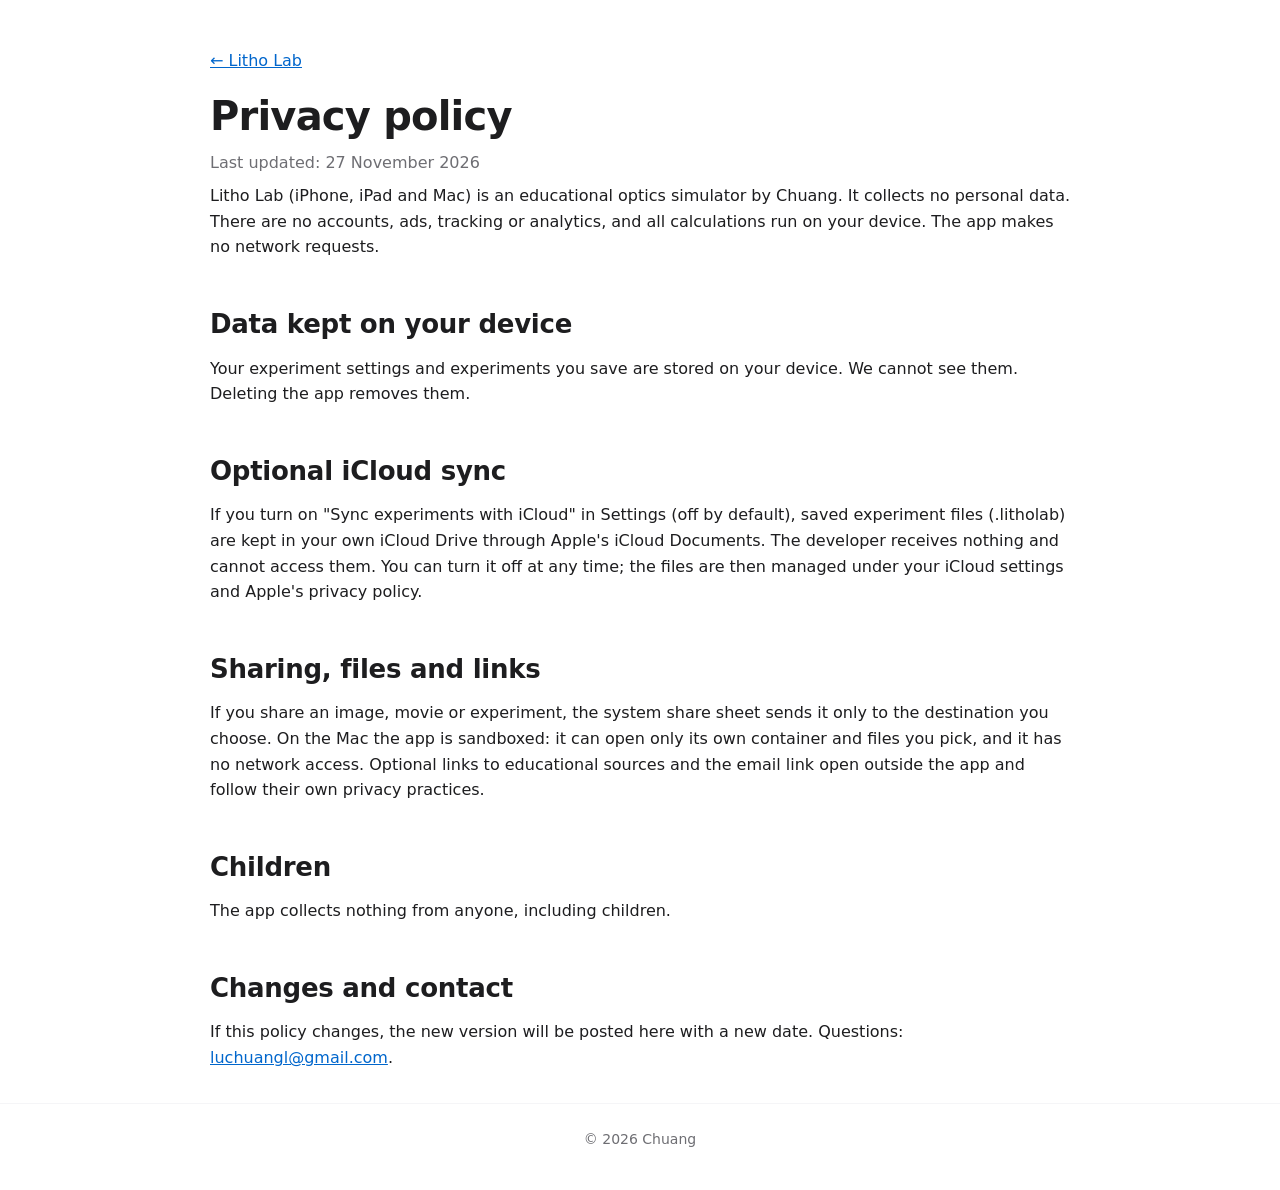
<file: litho-lab/privacy/index.html>
<!doctype html><html lang="en"><head><meta charset="utf-8"><meta name="viewport" content="width=device-width,initial-scale=1,viewport-fit=cover"><title>Litho Lab — Privacy policy</title><meta name="description" content="Litho Lab privacy policy: no data collected."><style>
:root{--bg:#fff;--ink:#1D1D1F;--mute:#6E6E73;--card:#F5F5F7;--link:#0066CC}
@media(prefers-color-scheme:dark){:root{--bg:#000;--ink:#F5F5F7;--mute:#A1A1A6;--card:#1C1C1E;--link:#2997FF}}
*{box-sizing:border-box}html,body{margin:0}
body{background:var(--bg);color:var(--ink);font-family:-apple-system,BlinkMacSystemFont,"SF Pro Text","Segoe UI",system-ui,"PingFang SC","Helvetica Neue",sans-serif;-webkit-font-smoothing:antialiased;line-height:1.6}
.wrap{max-width:900px;margin:0 auto;padding:0 20px}
.hero{background:linear-gradient(160deg,#0B2A55 0%,#1E5BD8 50%,#37C6D8 100%);color:#fff;padding:28px 0 0;overflow:hidden}
.top{display:flex;justify-content:space-between;align-items:center;gap:12px;flex-wrap:wrap}
.icon{width:64px;height:64px;border-radius:15px;box-shadow:0 8px 24px rgba(0,0,0,.25)}
.langs a{color:#fff;text-decoration:none;font-weight:600;border:1px solid rgba(255,255,255,.6);border-radius:999px;padding:5px 12px;margin-left:6px;font-size:14px}
h1{font-size:clamp(30px,5.5vw,50px);line-height:1.1;letter-spacing:-.02em;margin:28px 0 12px;text-wrap:balance}
.sub{font-size:clamp(17px,2.3vw,21px);margin:0 0 24px;opacity:.95;text-wrap:balance;max-width:680px}
.btn{display:inline-block;background:#fff;color:#0B2A55;text-decoration:none;font-weight:600;padding:12px 22px;border-radius:999px;margin:0 10px 10px 0}
.heroimg{display:block;width:100%;height:auto;margin:30px 0 -6px;border-radius:20px 20px 0 0;box-shadow:0 -10px 50px rgba(0,20,60,.45)}
.body{padding:40px 20px 24px}
h2{font-size:26px;margin:44px 0 10px;letter-spacing:-.01em}h3{font-size:18px;margin:22px 0 4px}
p,ul{margin:8px 0}ul{padding-left:22px}li{margin-bottom:6px}
.feat{display:grid;grid-template-columns:1fr;gap:14px;margin:18px 0 28px}
.feat img{width:100%;height:auto;border-radius:14px;border:1px solid var(--card)}
.card{background:var(--card);border-radius:18px;padding:20px 22px;margin:18px 0}
.mute{color:var(--mute)}a{color:var(--link)}
footer{border-top:1px solid var(--card);padding:24px 20px 40px;text-align:center;color:var(--mute);font-size:14px}
footer a{color:var(--mute)}.plain h1{color:var(--ink);font-size:clamp(28px,5vw,40px);margin-top:20px}
</style></head><body><main class="wrap body plain"><p><a href="../">← Litho Lab</a></p><h1>Privacy policy</h1><p class="mute">Last updated: 27 November 2026</p>
<p>Litho Lab (iPhone, iPad and Mac) is an educational optics simulator by Chuang. It collects no personal data. There are no accounts, ads, tracking or analytics, and all calculations run on your device. The app makes no network requests.</p>
<h2>Data kept on your device</h2><p>Your experiment settings and experiments you save are stored on your device. We cannot see them. Deleting the app removes them.</p>
<h2>Optional iCloud sync</h2><p>If you turn on "Sync experiments with iCloud" in Settings (off by default), saved experiment files (.litholab) are kept in your own iCloud Drive through Apple's iCloud Documents. The developer receives nothing and cannot access them. You can turn it off at any time; the files are then managed under your iCloud settings and Apple's privacy policy.</p>
<h2>Sharing, files and links</h2><p>If you share an image, movie or experiment, the system share sheet sends it only to the destination you choose. On the Mac the app is sandboxed: it can open only its own container and files you pick, and it has no network access. Optional links to educational sources and the email link open outside the app and follow their own privacy practices.</p>
<h2>Children</h2><p>The app collects nothing from anyone, including children.</p>
<h2>Changes and contact</h2><p>If this policy changes, the new version will be posted here with a new date. Questions: <a href="mailto:luchuangl@gmail.com">luchuangl@gmail.com</a>.</p></main><footer>© 2026 Chuang</footer></body></html>
</file>
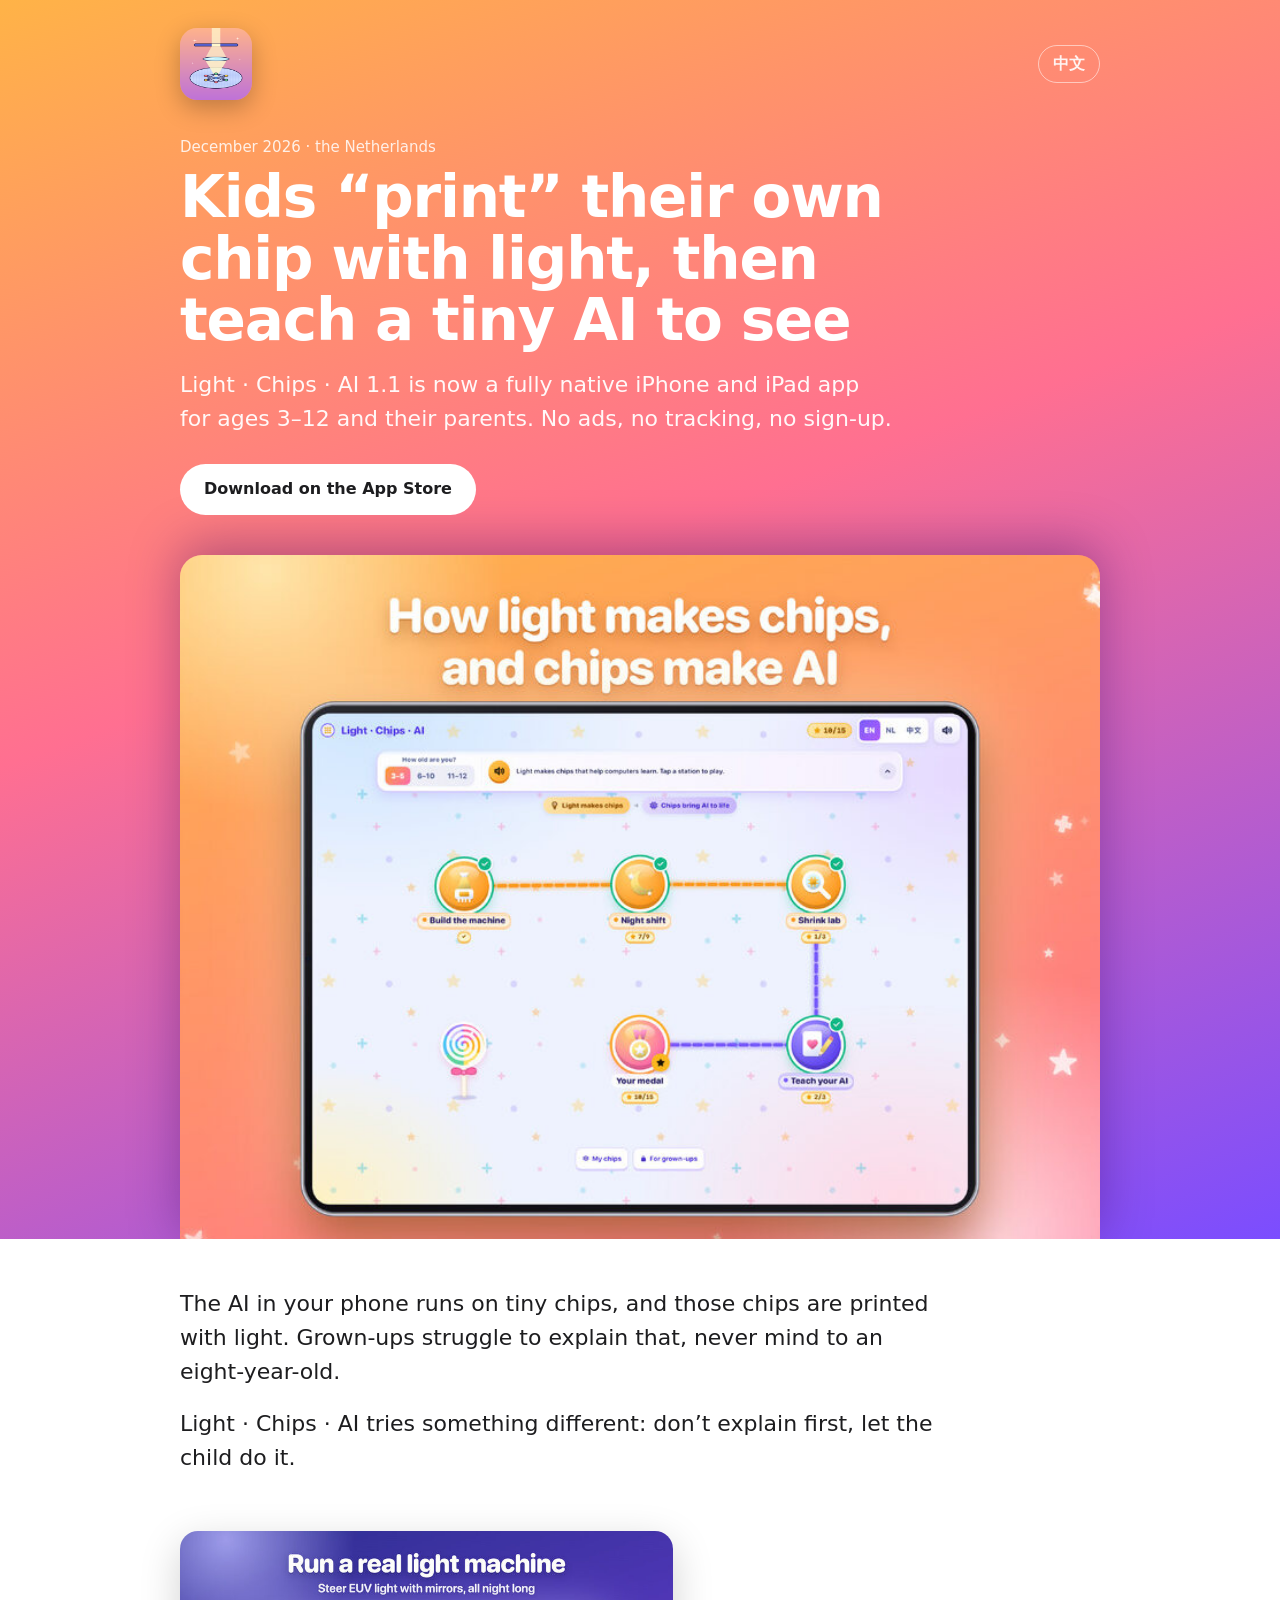
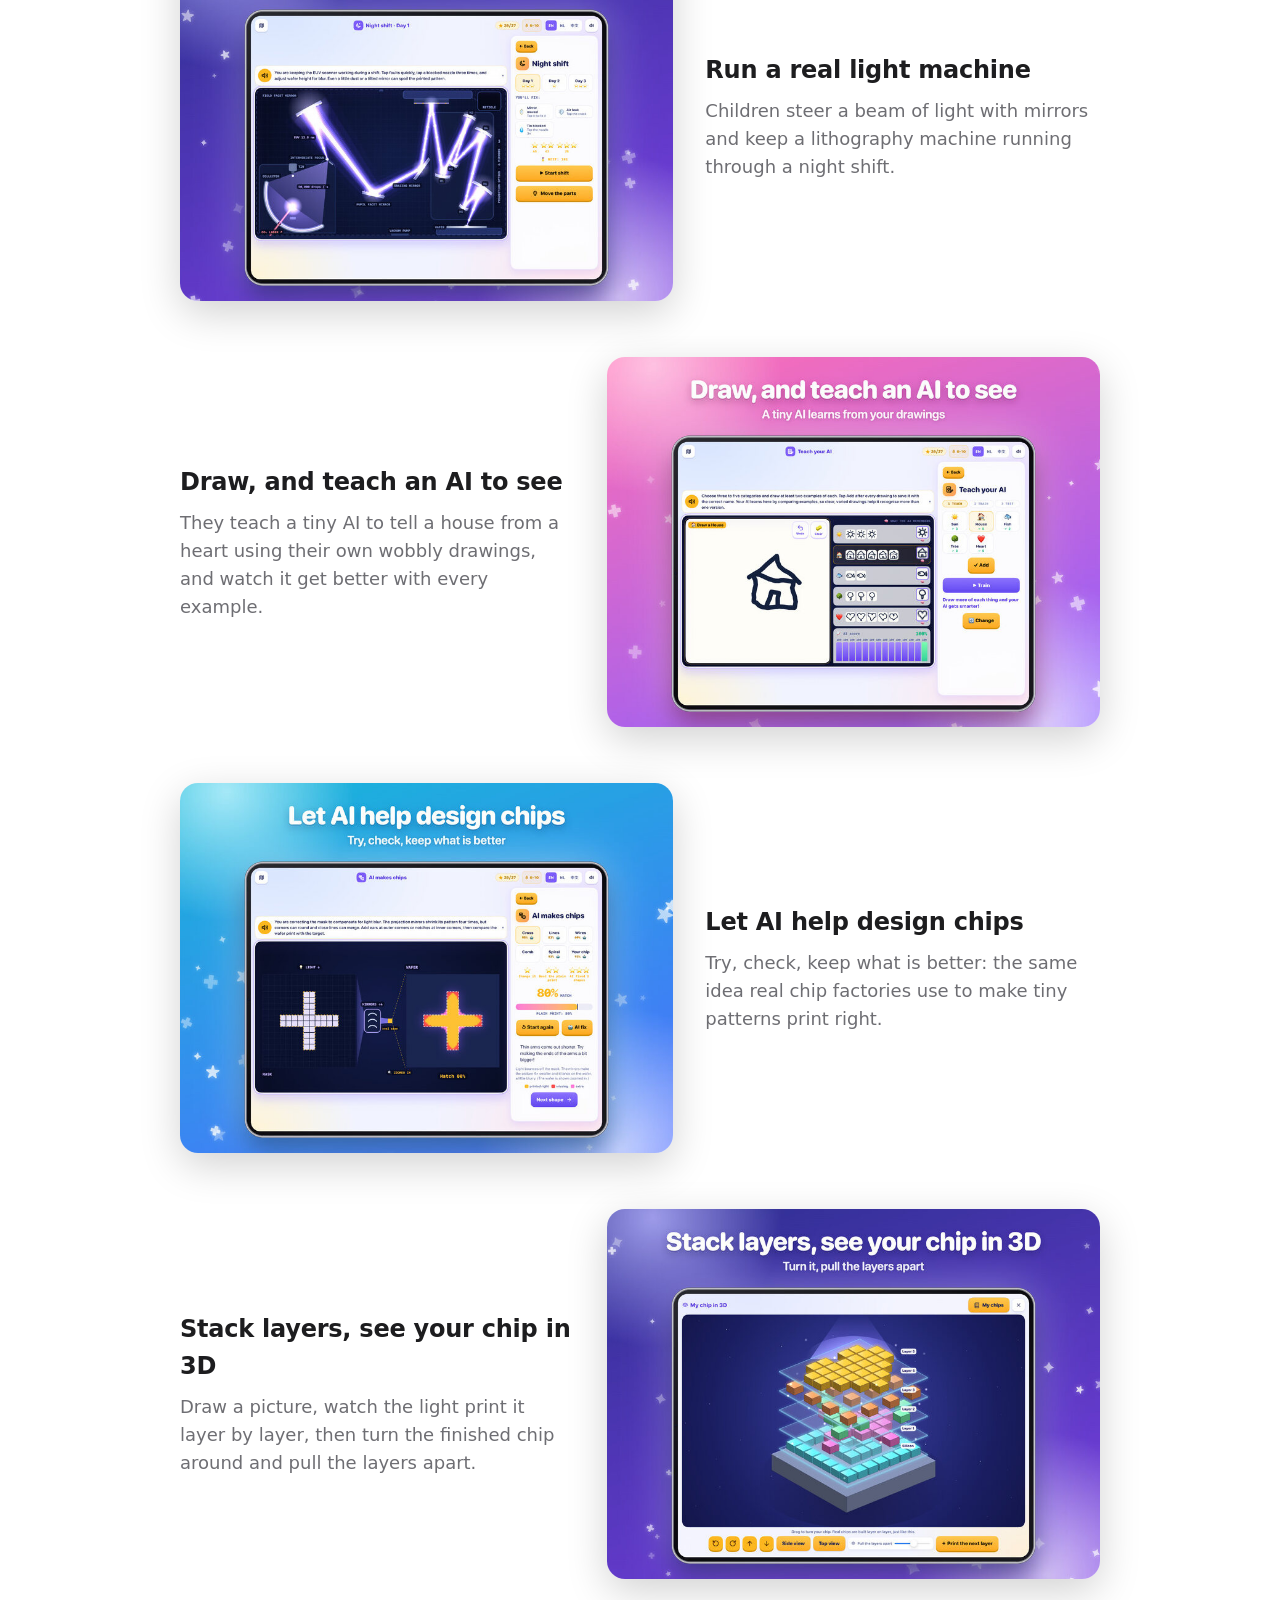
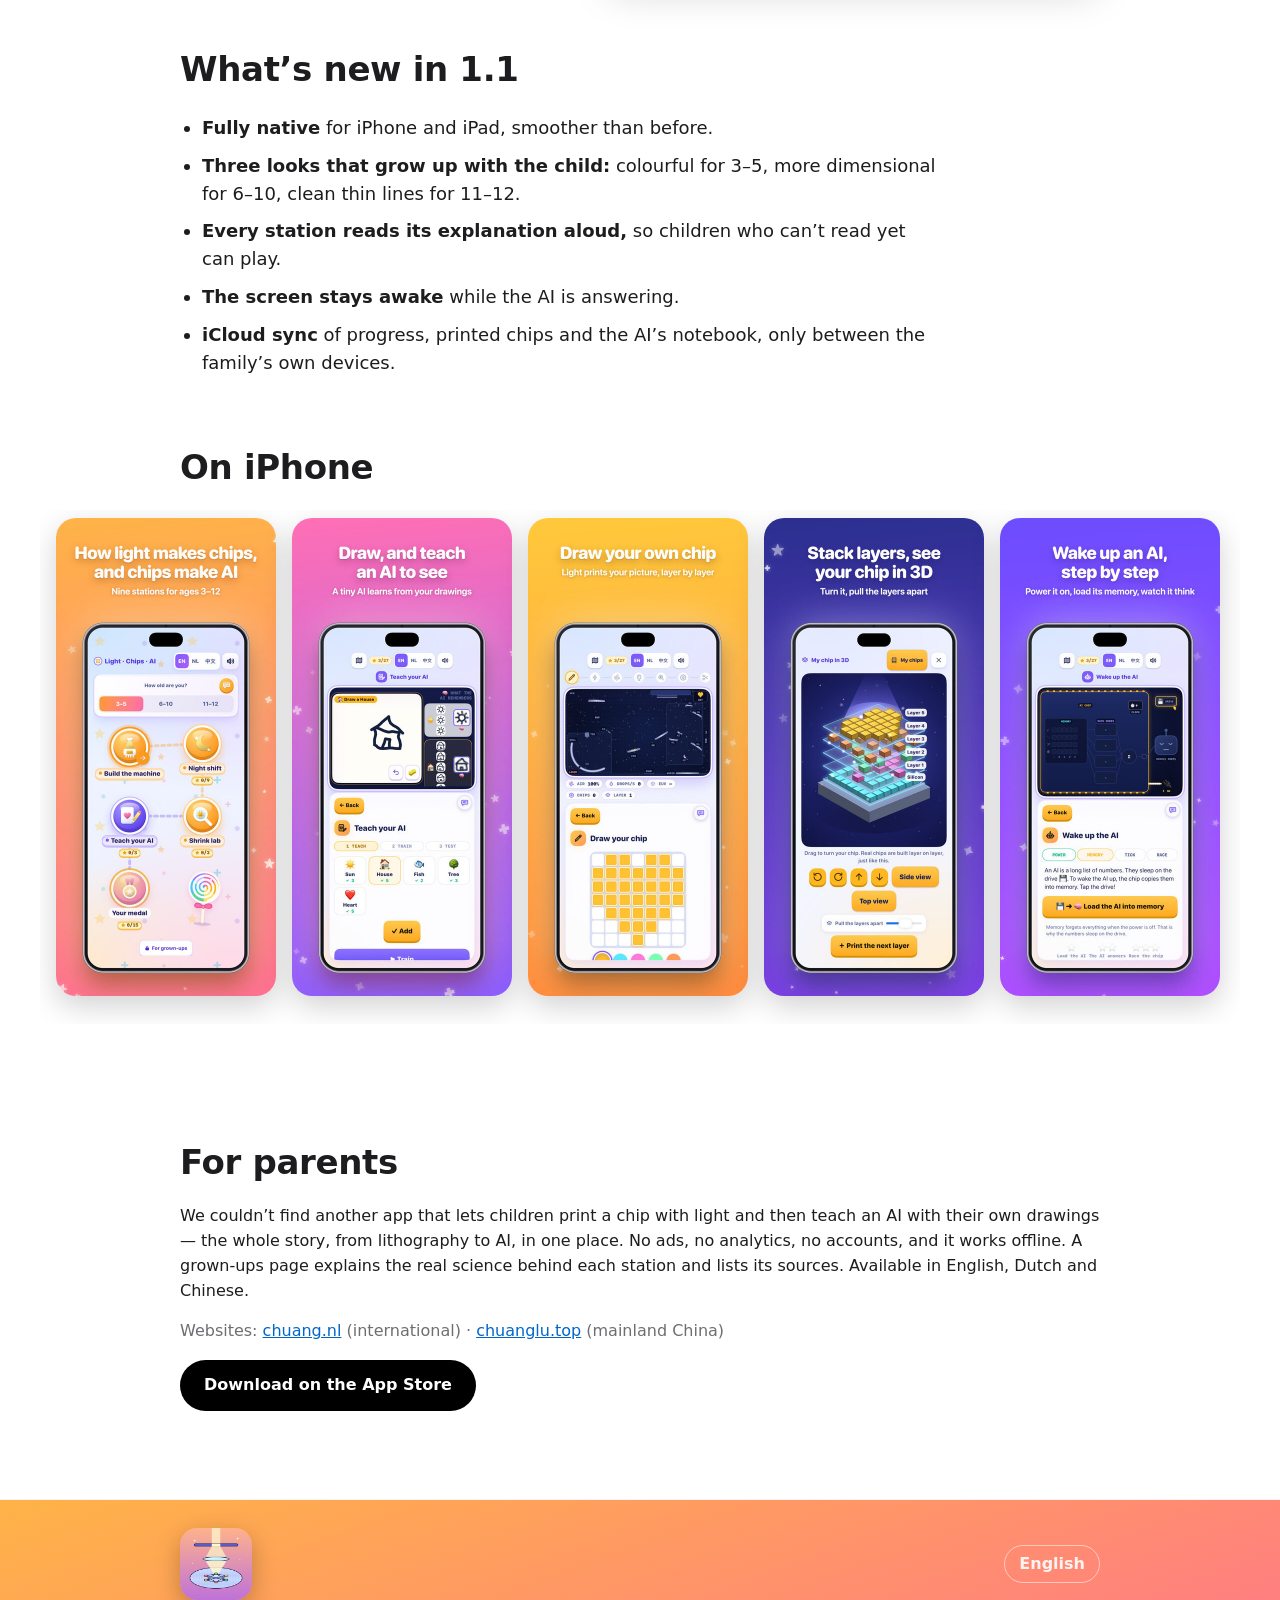
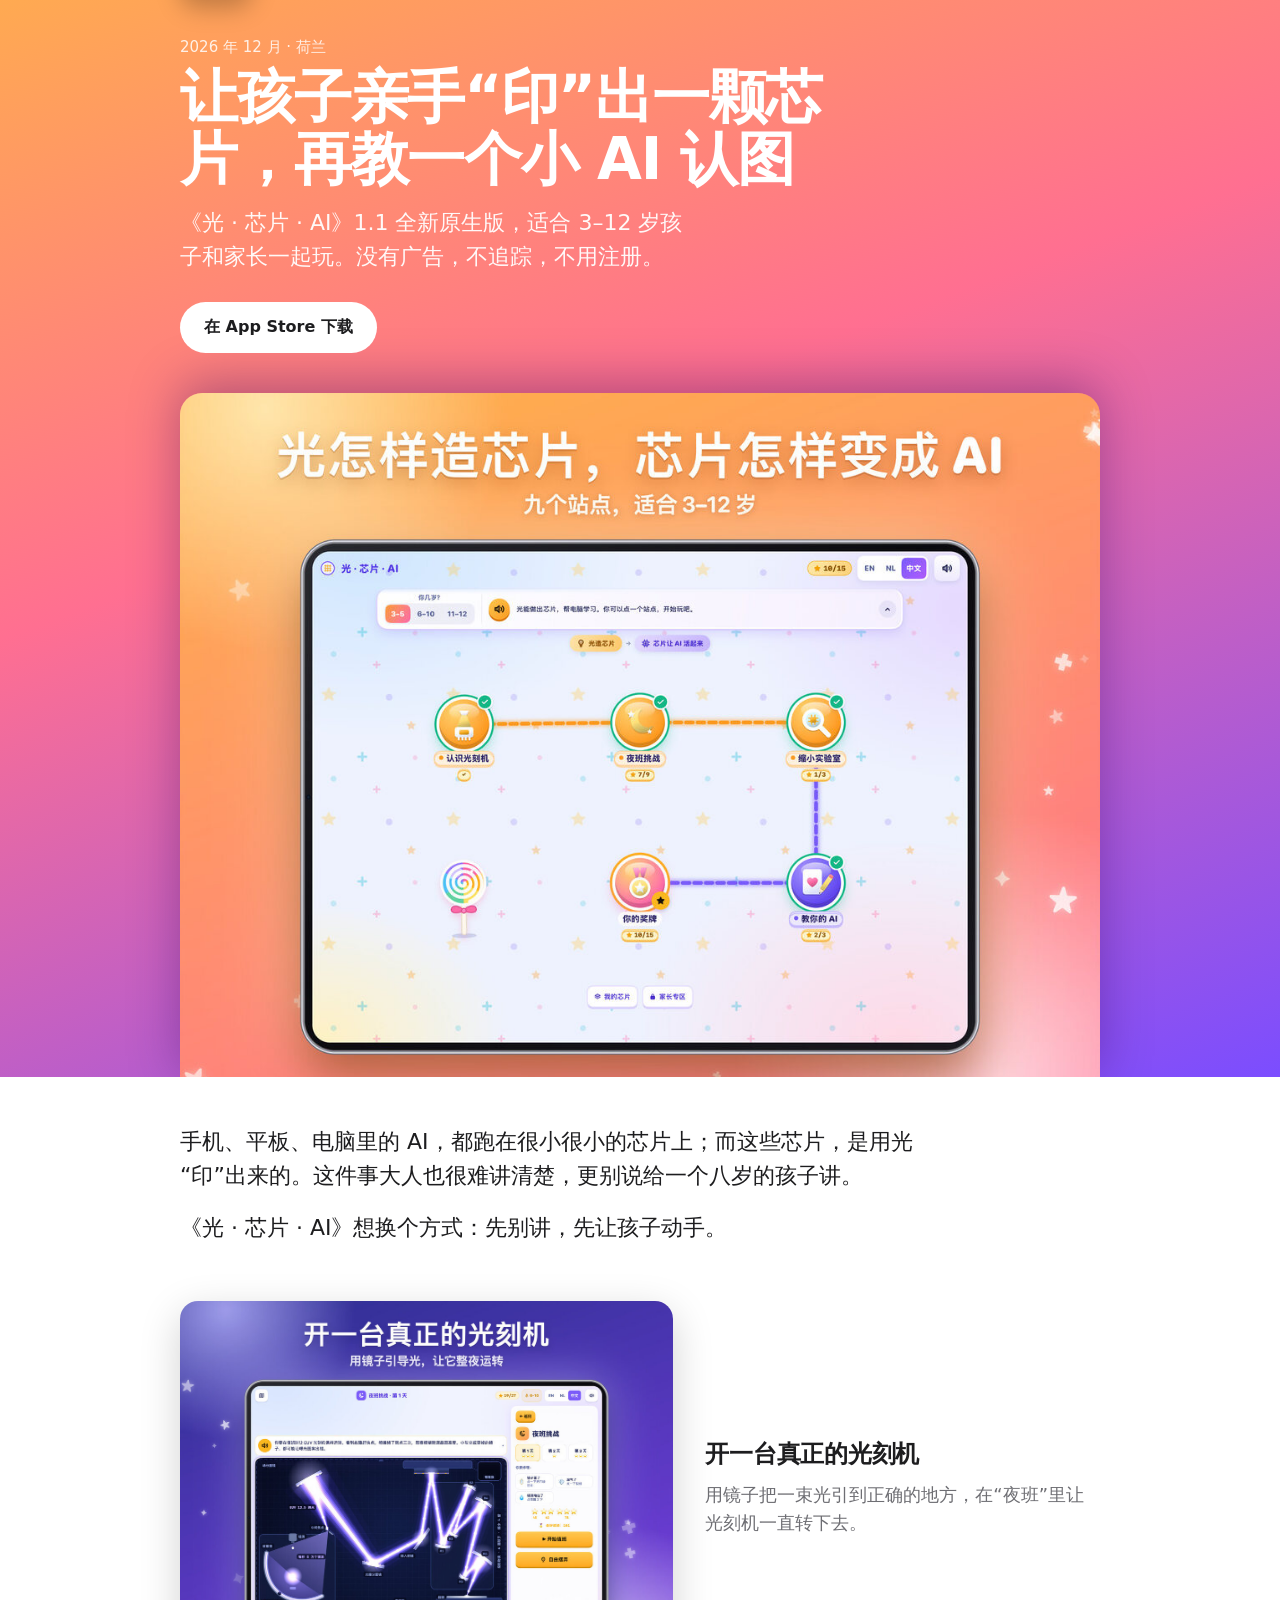
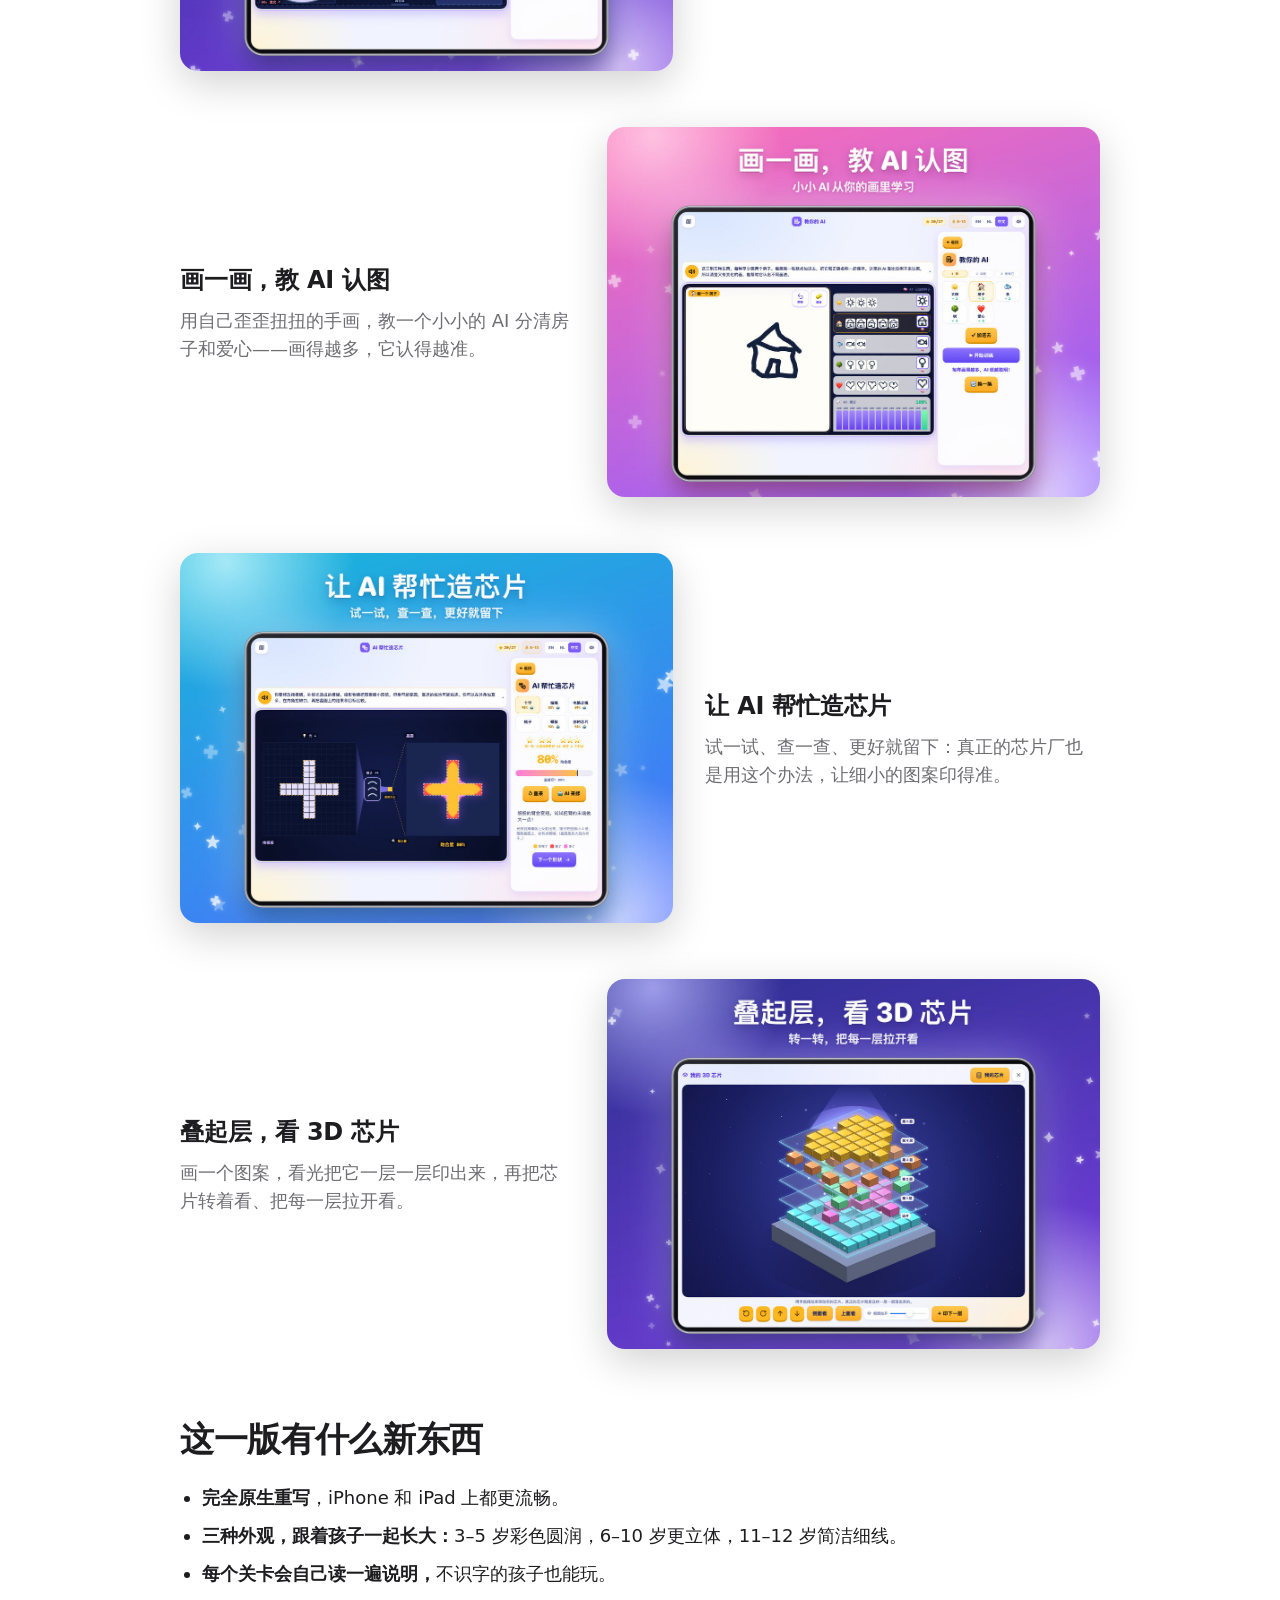
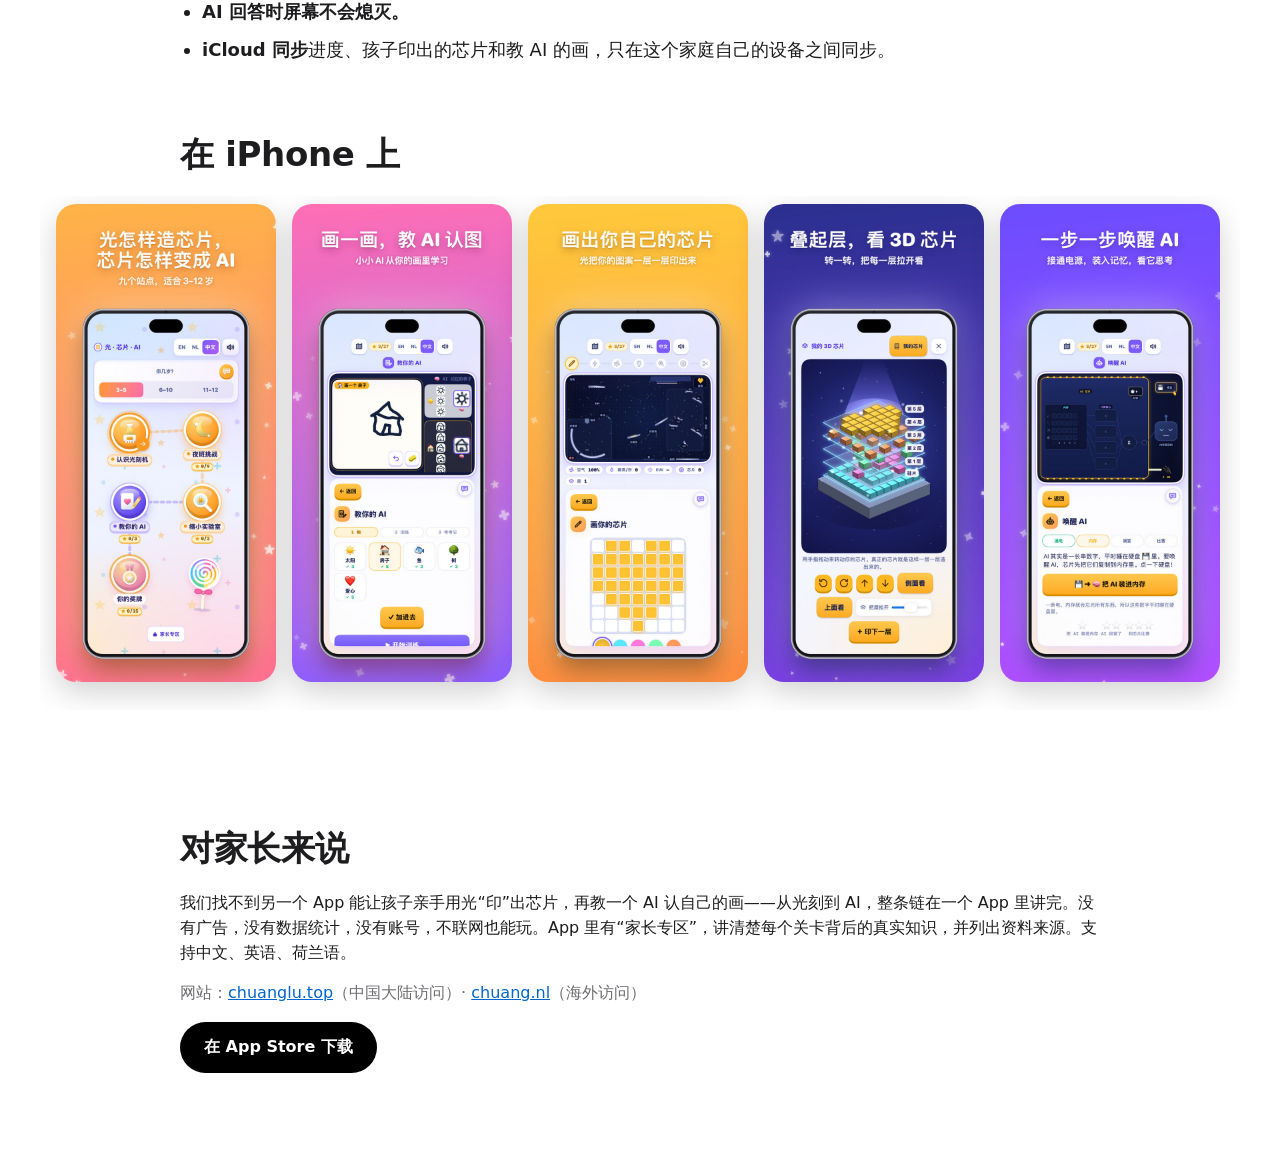
<file: press/light-chips-ai/index.html>
<!doctype html>
<html lang="en"><head><meta charset="utf-8">
<meta name="viewport" content="width=device-width, initial-scale=1">
<title>Light · Chips · AI 1.1 — Press</title>
<meta name="description" content="Kids print their own chip with light, then teach a tiny AI to see. Light · Chips · AI 1.1 for iPhone and iPad.">
<meta property="og:title" content="Light · Chips · AI 1.1"><meta property="og:image" content="https://chuang.nl/press/light-chips-ai/img/ipad-en-01.jpg">
<style>
:root{--bg:#FFFFFF;--ink:#1D1D1F;--mute:#6E6E73;--card:#F5F5F7;--link:#0066CC}
@media (prefers-color-scheme:dark){:root{--bg:#000;--ink:#F5F5F7;--mute:#A1A1A6;--card:#1C1C1E;--link:#2997FF}}
html,body{margin:0}*{box-sizing:border-box}
body{background:var(--bg);color:var(--ink);font-family:-apple-system,BlinkMacSystemFont,"SF Pro Text","Segoe UI",system-ui,"PingFang SC","Helvetica Neue",sans-serif;-webkit-font-smoothing:antialiased;line-height:1.55}
.wrap{max-width:960px;margin:0 auto;padding:0 20px}
.hero{background:linear-gradient(160deg,#FFB347 0%,#FF6F91 45%,#7B4DFF 100%);color:#fff;padding:28px 0 0;overflow:hidden}
.top{display:flex;justify-content:space-between;align-items:center}
.icon{width:72px;height:72px;border-radius:17px;box-shadow:0 8px 24px rgba(0,0,0,.25)}
.lang{color:#fff;opacity:.9;text-decoration:none;font-weight:600;border:1px solid rgba(255,255,255,.6);border-radius:999px;padding:6px 14px}
.date{margin:36px 0 8px;opacity:.85;font-size:15px}
h1{font-size:clamp(32px,6vw,58px);line-height:1.06;letter-spacing:-.02em;margin:0 0 16px;max-width:820px;text-wrap:balance}
.sub{font-size:clamp(17px,2.4vw,22px);max-width:720px;margin:0 0 28px;opacity:.95;text-wrap:balance}
.btn{display:inline-block;background:#000;color:#fff;text-decoration:none;font-weight:600;padding:13px 24px;border-radius:999px}
.hero .btn{background:#fff;color:#1D1D1F}
.heroimg{display:block;width:100%;height:auto;margin:40px auto -6px;border-radius:22px 22px 0 0;box-shadow:0 -10px 50px rgba(40,0,90,.35)}
.body{padding-top:48px}
.lead{font-size:clamp(18px,2.3vw,22px);max-width:760px;margin:0 0 18px}
.feat{display:grid;grid-template-columns:1.25fr 1fr;gap:32px;align-items:center;margin:56px 0}
.feat.rev{grid-template-columns:1fr 1.25fr}.feat.rev img{order:2}
.feat img{width:100%;height:auto;border-radius:18px;box-shadow:0 12px 40px rgba(0,0,0,.18)}
h2{font-size:clamp(24px,3.4vw,34px);letter-spacing:-.01em;margin:64px 0 16px}
h3{font-size:24px;margin:0 0 8px;letter-spacing:-.01em}
.feat p{color:var(--mute);font-size:18px;margin:0}
ul{padding-left:22px;font-size:18px;max-width:760px}li{margin-bottom:10px}
.phones{display:flex;gap:16px;overflow-x:auto;padding:8px 20px 28px;scroll-snap-type:x mandatory;max-width:1200px;margin:0 auto}
.phones img{flex:0 0 auto;width:min(46vw,220px);height:auto;border-radius:20px;scroll-snap-align:start;box-shadow:0 10px 30px rgba(0,0,0,.18)}
section{padding-bottom:72px}section+section{border-top:1px solid var(--card)}
a{color:var(--link)}.sites{color:var(--mute);font-size:16px}
@media (max-width:720px){.feat,.feat.rev{grid-template-columns:1fr;gap:16px;margin:40px 0}.feat.rev img{order:0}.heroimg{border-radius:14px 14px 0 0;margin-top:28px}}
</style></head><body>
<section id="en" lang="en">
<header class="hero"><div class="wrap">
<div class="top"><img class="icon" src="img/icon.png" alt="" width="72" height="72"><a class="lang" href="#zh">中文</a></div>
<p class="date">December 2026 · the Netherlands</p><h1>Kids “print” their own chip with light, then teach a tiny AI to see</h1><p class="sub">Light · Chips · AI 1.1 is now a fully native iPhone and iPad app for ages 3–12 and their parents. No ads, no tracking, no sign-up.</p>
<a class="btn" href="https://apps.apple.com/app/id6832295147">Download on the App Store</a>
<img class="heroimg" src="img/ipad-en-01.jpg" alt="" width="1100" height="825">
</div></header>
<div class="wrap body">
<p class="lead">The AI in your phone runs on tiny chips, and those chips are printed with light. Grown-ups struggle to explain that, never mind to an eight-year-old.</p><p class="lead">Light · Chips · AI tries something different: don’t explain first, let the child do it.</p>
<div class="feat"><img src="img/ipad-en-02.jpg" alt="Run a real light machine" loading="lazy" width="1100" height="825"><div><h3>Run a real light machine</h3><p>Children steer a beam of light with mirrors and keep a lithography machine running through a night shift.</p></div></div><div class="feat rev"><img src="img/ipad-en-07.jpg" alt="Draw, and teach an AI to see" loading="lazy" width="1100" height="825"><div><h3>Draw, and teach an AI to see</h3><p>They teach a tiny AI to tell a house from a heart using their own wobbly drawings, and watch it get better with every example.</p></div></div><div class="feat"><img src="img/ipad-en-08.jpg" alt="Let AI help design chips" loading="lazy" width="1100" height="825"><div><h3>Let AI help design chips</h3><p>Try, check, keep what is better: the same idea real chip factories use to make tiny patterns print right.</p></div></div><div class="feat rev"><img src="img/ipad-en-10.jpg" alt="Stack layers, see your chip in 3D" loading="lazy" width="1100" height="825"><div><h3>Stack layers, see your chip in 3D</h3><p>Draw a picture, watch the light print it layer by layer, then turn the finished chip around and pull the layers apart.</p></div></div>
<h2>What’s new in 1.1</h2><ul><li><b>Fully native</b> for iPhone and iPad, smoother than before.</li><li><b>Three looks that grow up with the child:</b> colourful for 3–5, more dimensional for 6–10, clean thin lines for 11–12.</li><li><b>Every station reads its explanation aloud,</b> so children who can’t read yet can play.</li><li><b>The screen stays awake</b> while the AI is answering.</li><li><b>iCloud sync</b> of progress, printed chips and the AI’s notebook, only between the family’s own devices.</li></ul>
<h2>On iPhone</h2></div>
<div class="phones"><img src="img/iphone-en-01.jpg" alt="" loading="lazy" width="660" height="1434"><img src="img/iphone-en-07.jpg" alt="" loading="lazy" width="660" height="1434"><img src="img/iphone-en-09.jpg" alt="" loading="lazy" width="660" height="1434"><img src="img/iphone-en-10.jpg" alt="" loading="lazy" width="660" height="1434"><img src="img/iphone-en-05.jpg" alt="" loading="lazy" width="660" height="1434"></div>
<div class="wrap body"><h2>For parents</h2><p>We couldn’t find another app that lets children print a chip with light and then teach an AI with their own drawings — the whole story, from lithography to AI, in one place. No ads, no analytics, no accounts, and it works offline. A grown-ups page explains the real science behind each station and lists its sources. Available in English, Dutch and Chinese.</p><p class="sites">Websites: <a href="https://chuang.nl/press/light-chips-ai/">chuang.nl</a> (international) · <a href="https://chuanglu.top/">chuanglu.top</a> (mainland China)</p><p><a class="btn" href="https://apps.apple.com/app/id6832295147">Download on the App Store</a></p></div>
</section>
<section id="zh" lang="zh-Hans">
<header class="hero"><div class="wrap">
<div class="top"><img class="icon" src="img/icon.png" alt="" width="72" height="72"><a class="lang" href="#en">English</a></div>
<p class="date">2026 年 12 月 · 荷兰</p><h1>让孩子亲手“印”出一颗芯片，再教一个小 AI 认图</h1><p class="sub">《光 · 芯片 · AI》1.1 全新原生版，适合 3–12 岁孩子和家长一起玩。没有广告，不追踪，不用注册。</p>
<a class="btn" href="https://apps.apple.com/app/id6832295147">在 App Store 下载</a>
<img class="heroimg" src="img/ipad-zh-01.jpg" alt="" width="1100" height="825">
</div></header>
<div class="wrap body">
<p class="lead">手机、平板、电脑里的 AI，都跑在很小很小的芯片上；而这些芯片，是用光“印”出来的。这件事大人也很难讲清楚，更别说给一个八岁的孩子讲。</p><p class="lead">《光 · 芯片 · AI》想换个方式：先别讲，先让孩子动手。</p>
<div class="feat"><img src="img/ipad-zh-02.jpg" alt="开一台真正的光刻机" loading="lazy" width="1100" height="825"><div><h3>开一台真正的光刻机</h3><p>用镜子把一束光引到正确的地方，在“夜班”里让光刻机一直转下去。</p></div></div><div class="feat rev"><img src="img/ipad-zh-07.jpg" alt="画一画，教 AI 认图" loading="lazy" width="1100" height="825"><div><h3>画一画，教 AI 认图</h3><p>用自己歪歪扭扭的手画，教一个小小的 AI 分清房子和爱心——画得越多，它认得越准。</p></div></div><div class="feat"><img src="img/ipad-zh-08.jpg" alt="让 AI 帮忙造芯片" loading="lazy" width="1100" height="825"><div><h3>让 AI 帮忙造芯片</h3><p>试一试、查一查、更好就留下：真正的芯片厂也是用这个办法，让细小的图案印得准。</p></div></div><div class="feat rev"><img src="img/ipad-zh-10.jpg" alt="叠起层，看 3D 芯片" loading="lazy" width="1100" height="825"><div><h3>叠起层，看 3D 芯片</h3><p>画一个图案，看光把它一层一层印出来，再把芯片转着看、把每一层拉开看。</p></div></div>
<h2>这一版有什么新东西</h2><ul><li><b>完全原生重写</b>，iPhone 和 iPad 上都更流畅。</li><li><b>三种外观，跟着孩子一起长大：</b>3–5 岁彩色圆润，6–10 岁更立体，11–12 岁简洁细线。</li><li><b>每个关卡会自己读一遍说明，</b>不识字的孩子也能玩。</li><li><b>AI 回答时屏幕不会熄灭。</b></li><li><b>iCloud 同步</b>进度、孩子印出的芯片和教 AI 的画，只在这个家庭自己的设备之间同步。</li></ul>
<h2>在 iPhone 上</h2></div>
<div class="phones"><img src="img/iphone-zh-01.jpg" alt="" loading="lazy" width="660" height="1434"><img src="img/iphone-zh-07.jpg" alt="" loading="lazy" width="660" height="1434"><img src="img/iphone-zh-09.jpg" alt="" loading="lazy" width="660" height="1434"><img src="img/iphone-zh-10.jpg" alt="" loading="lazy" width="660" height="1434"><img src="img/iphone-zh-05.jpg" alt="" loading="lazy" width="660" height="1434"></div>
<div class="wrap body"><h2>对家长来说</h2><p>我们找不到另一个 App 能让孩子亲手用光“印”出芯片，再教一个 AI 认自己的画——从光刻到 AI，整条链在一个 App 里讲完。没有广告，没有数据统计，没有账号，不联网也能玩。App 里有“家长专区”，讲清楚每个关卡背后的真实知识，并列出资料来源。支持中文、英语、荷兰语。</p><p class="sites">网站：<a href="https://chuanglu.top/">chuanglu.top</a>（中国大陆访问）· <a href="https://chuang.nl/press/light-chips-ai/">chuang.nl</a>（海外访问）</p><p><a class="btn" href="https://apps.apple.com/app/id6832295147">在 App Store 下载</a></p></div>
</section>
</body></html>
</file>
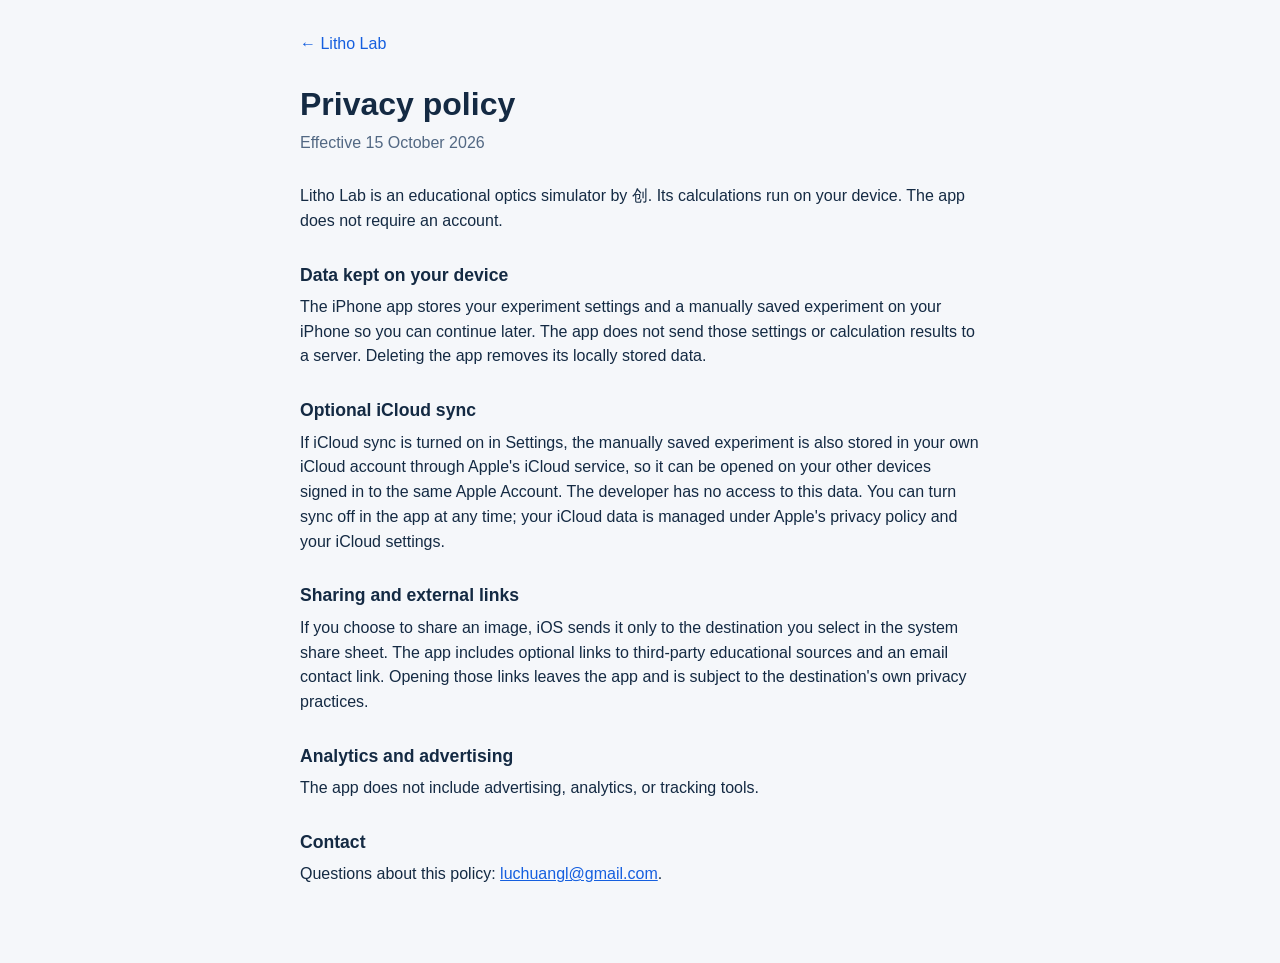
<file: litho-privacy.html>
<!doctype html>
<html lang="en">
<head>
  <meta charset="UTF-8">
  <meta name="viewport" content="width=device-width,initial-scale=1,viewport-fit=cover">
  <meta name="theme-color" content="#f5f7fa">
  <title>Privacy policy — Litho Lab</title>
  <style>
    :root{font:16px/1.55 -apple-system,BlinkMacSystemFont,"Segoe UI",sans-serif;color:#142a43;background:#f5f7fa}
    *{box-sizing:border-box}body{margin:0;padding:env(safe-area-inset-top) 20px env(safe-area-inset-bottom)}
    main{max-width:680px;margin:0 auto;padding:32px 0 64px}a{color:#155fdf}a:focus-visible{outline:2px solid #155fdf;outline-offset:3px}
    .back{display:inline-block;margin-bottom:28px;text-decoration:none}h1{font-size:2rem;line-height:1.2;margin:0 0 8px}h2{font-size:1.1rem;margin:28px 0 6px}p{margin:0 0 12px}
    .date{color:#526883;margin-bottom:28px}
  </style>
</head>
<body><main>
  <a class="back" href="index.html">← Litho Lab</a>
  <h1>Privacy policy</h1>
  <p class="date">Effective 15 October 2026</p>
  <p>Litho Lab is an educational optics simulator by 创. Its calculations run on your device. The app does not require an account.</p>
  <h2>Data kept on your device</h2>
  <p>The iPhone app stores your experiment settings and a manually saved experiment on your iPhone so you can continue later. The app does not send those settings or calculation results to a server. Deleting the app removes its locally stored data.</p>
  <h2>Optional iCloud sync</h2>
  <p>If iCloud sync is turned on in Settings, the manually saved experiment is also stored in your own iCloud account through Apple's iCloud service, so it can be opened on your other devices signed in to the same Apple Account. The developer has no access to this data. You can turn sync off in the app at any time; your iCloud data is managed under Apple's privacy policy and your iCloud settings.</p>
  <h2>Sharing and external links</h2>
  <p>If you choose to share an image, iOS sends it only to the destination you select in the system share sheet. The app includes optional links to third-party educational sources and an email contact link. Opening those links leaves the app and is subject to the destination's own privacy practices.</p>
  <h2>Analytics and advertising</h2>
  <p>The app does not include advertising, analytics, or tracking tools.</p>
  <h2>Contact</h2>
  <p>Questions about this policy: <a href="mailto:luchuangl@gmail.com">luchuangl@gmail.com</a>.</p>
</main></body>
</html>
</file>
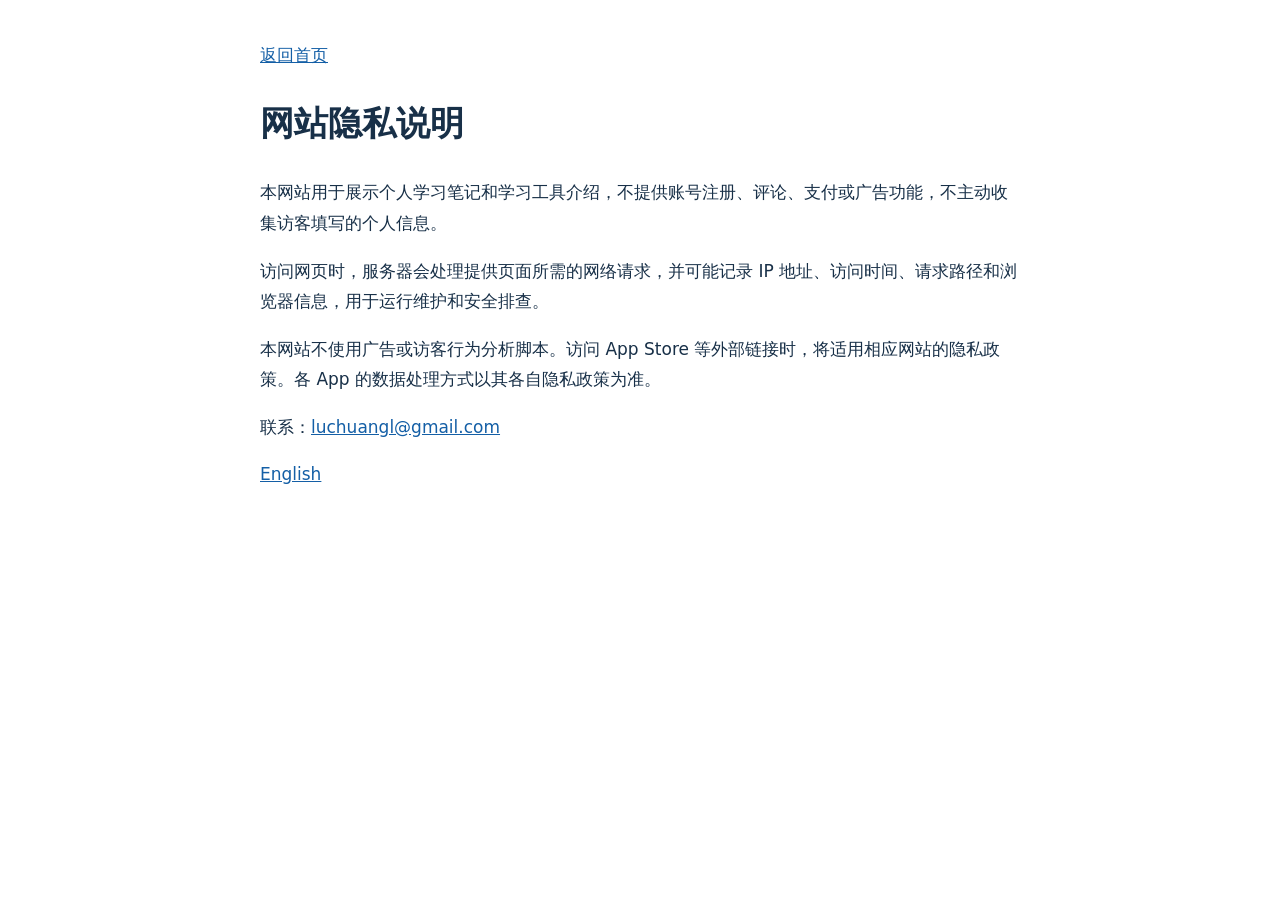
<file: privacy.html>
<!doctype html><html lang="zh-CN"><head><meta charset="utf-8"><meta name="viewport" content="width=device-width,initial-scale=1"><title>网站隐私说明 · 创的学习笔记</title><style>body{max-width:760px;margin:40px auto;padding:0 24px;color:#183048;font:17px/1.8 system-ui,sans-serif}a{color:#145fa6}footer{margin-top:48px;border-top:1px solid #ddd;padding:20px;text-align:center}</style></head><body><a href="/">返回首页</a><h1>网站隐私说明</h1><p>本网站用于展示个人学习笔记和学习工具介绍，不提供账号注册、评论、支付或广告功能，不主动收集访客填写的个人信息。</p><p>访问网页时，服务器会处理提供页面所需的网络请求，并可能记录 IP 地址、访问时间、请求路径和浏览器信息，用于运行维护和安全排查。</p><p>本网站不使用广告或访客行为分析脚本。访问 App Store 等外部链接时，将适用相应网站的隐私政策。各 App 的数据处理方式以其各自隐私政策为准。</p><p>联系：<a href="mailto:luchuangl@gmail.com">luchuangl@gmail.com</a></p><p><a href="/en/privacy.html" lang="en">English</a></p></body></html>
</file>
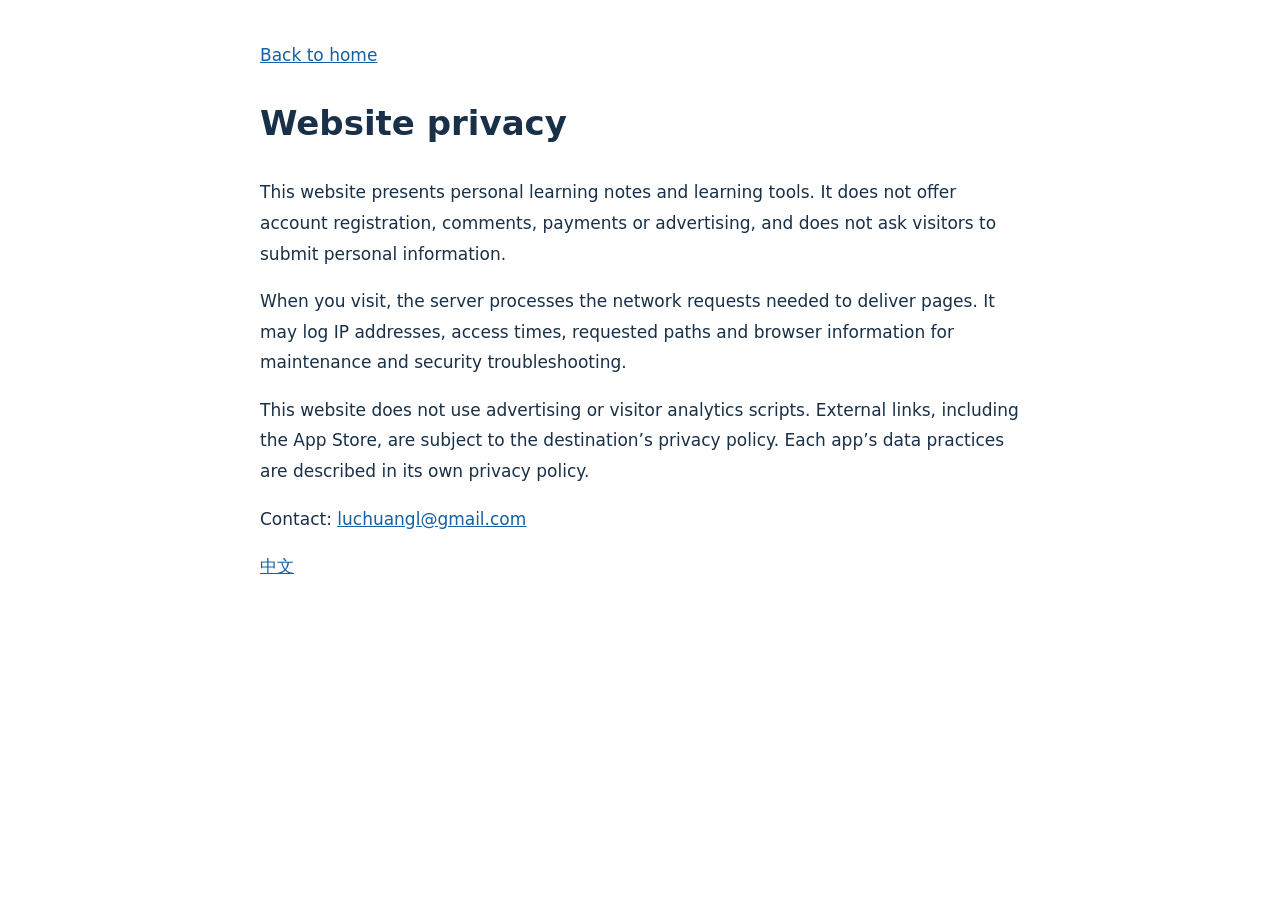
<file: en/privacy.html>
<!doctype html><html lang="en"><head><meta charset="utf-8"><meta name="viewport" content="width=device-width,initial-scale=1"><title>Website Privacy · Chuang’s Learning Notes</title><style>body{max-width:760px;margin:40px auto;padding:0 24px;color:#183048;font:17px/1.8 system-ui,sans-serif}a{color:#145fa6}footer{margin-top:48px;border-top:1px solid #ddd;padding:20px;text-align:center}</style></head><body><a href="/en/">Back to home</a><h1>Website privacy</h1><p>This website presents personal learning notes and learning tools. It does not offer account registration, comments, payments or advertising, and does not ask visitors to submit personal information.</p><p>When you visit, the server processes the network requests needed to deliver pages. It may log IP addresses, access times, requested paths and browser information for maintenance and security troubleshooting.</p><p>This website does not use advertising or visitor analytics scripts. External links, including the App Store, are subject to the destination’s privacy policy. Each app’s data practices are described in its own privacy policy.</p><p>Contact: <a href="mailto:luchuangl@gmail.com">luchuangl@gmail.com</a></p><p><a href="/privacy.html" lang="zh-CN">中文</a></p></body></html>
</file>
<file: home.css>
:root{--bg:#f7f1e3;--ink:#1f3440;--muted:#7b7566;--soft:#4b5a60;--accent:#d9572b;--accent2:#2e6f73;--line:#d9cfb8;--card:#fffdf7;--shotBg:#efe6d2;--beam:#e8a83b;--lens:#6fb3b8;--stroke:#b6ab92;
--serif:Fraunces,Georgia,"Songti SC","Noto Serif SC","Source Han Serif SC",serif;--hand:Caveat,"Bradley Hand","Segoe Print","Kaiti SC",STKaiti,KaiTi,cursive;--sans:Inter,-apple-system,BlinkMacSystemFont,"PingFang SC","Microsoft YaHei","Segoe UI",sans-serif}
*{box-sizing:border-box}html{background:#f7f1e3 linear-gradient(#e7dcc4 1px,transparent 1px) 0 0/100% 32px;scroll-behavior:smooth}
body{margin:0;font:16px/1.7 var(--sans);color:var(--ink);-webkit-font-smoothing:antialiased}
img{display:block;max-width:100%}a{color:inherit;text-decoration:none}a:focus-visible{outline:3px solid var(--accent);outline-offset:4px}
section[id]{scroll-margin-top:20px}
.wrap{max-width:1200px;margin:auto;padding-inline:40px}
.nav{padding-top:28px;padding-bottom:28px;display:flex;align-items:center;justify-content:space-between}
.brand{display:flex;gap:12px;align-items:center;font-weight:700;font-size:20px;letter-spacing:-.4px}.mark{font-size:34px;line-height:1;color:var(--accent)}
.nav nav{display:flex;gap:30px;font-size:15px;align-items:center}.nav nav a:hover{color:var(--accent)}.lang{border:1px solid var(--line);padding:6px 14px;border-radius:999px}
.hero{padding-top:40px;padding-bottom:90px;display:grid;grid-template-columns:1.05fr 1fr;gap:40px;align-items:center}
.eyebrow{font-family:var(--hand);font-size:24px;font-weight:700;color:var(--accent2);margin:0 0 16px}
h1{font-family:var(--serif);font-size:64px;line-height:1.08;letter-spacing:-2px;margin:0 0 28px;font-weight:700}
.hl{font-family:var(--hand);font-size:1.15em;color:var(--accent);font-weight:600;position:relative;z-index:0;white-space:nowrap}
.hl:after{content:"";position:absolute;left:0;right:0;bottom:6px;height:10px;background:#e8a83b55;z-index:-1;transform:rotate(-1deg)}
.intro{font-size:18px;color:var(--soft);margin:0 0 34px;line-height:1.85;max-width:540px}
.btn{display:inline-flex;padding:15px 28px;border-radius:4px;font-weight:600;background:var(--accent);color:#fff;box-shadow:4px 4px 0 var(--ink);transition:transform .18s}.btn:hover{transform:translate(-1px,-2px)}
.note{font-size:13px;color:var(--muted);margin-top:18px}
.art svg{width:100%;overflow:visible}.beamp{animation:shimmer 4s ease-in-out infinite}@keyframes shimmer{50%{opacity:.55}}
@media (prefers-reduced-motion:reduce){.beamp{animation:none}html{scroll-behavior:auto}}
h2{font-family:var(--serif);font-size:40px;letter-spacing:-1px;line-height:1.15;margin:0}
.sh{display:flex;justify-content:space-between;align-items:end;gap:30px;margin-bottom:40px}.sh>p{color:var(--muted);margin:0;max-width:330px;font-size:15px}
.apps{padding-bottom:100px}
.grid{display:grid;grid-template-columns:repeat(3,1fr);gap:24px;align-items:stretch}
.card{background:var(--card);border:1px solid var(--line);border-radius:6px;display:flex;flex-direction:column;box-shadow:0 10px 24px #5a4a2a1f;transform:rotate(var(--r,0));overflow:hidden}
.card:nth-child(1){--r:-1deg}.card:nth-child(3){--r:1.2deg}
.card:before{content:"";display:block;width:90px;height:22px;background:#e8a83b88;margin:-8px auto 0;transform:rotate(-2deg)}
.card .top{padding:22px 26px 0}.head{display:flex;gap:12px;align-items:center;font-size:11px;letter-spacing:1.6px;color:var(--muted);font-weight:600}
.head img{width:52px;height:52px;border-radius:13px;box-shadow:0 6px 16px rgba(0,0,0,.16)}
.card h3{font-size:24px;margin:18px 0 4px;letter-spacing:-.5px}.tag{font-weight:600;color:var(--accent2);margin:0 0 10px;font-size:15px}
.card p.d{font-size:14px;color:var(--soft);margin:0 0 16px;line-height:1.7}
.mini{list-style:none;padding:0;margin:0 0 20px;font-size:13px;color:var(--soft)}.mini li{padding-left:18px;position:relative;margin:5px 0}.mini li:before{content:"✓";position:absolute;left:0;color:var(--accent);font-weight:700}
.shot{margin-top:auto;height:260px;overflow:hidden;display:flex;justify-content:center;padding-top:10px;background:var(--shotBg);position:relative}
.ph-frame{position:relative;width:58%;background:#11161a;padding:7px 7px 0;border-radius:30px 30px 0 0;box-shadow:0 -4px 30px rgba(0,0,0,.18);overflow:hidden;align-self:flex-start}.ph-frame img{width:100%;border-radius:24px 24px 0 0}
.ph-frame.island:after{content:"";position:absolute;top:14px;left:50%;transform:translateX(-50%);width:26%;height:18px;border-radius:999px;background:#0a0d10}
.shot.duo{padding-top:4px;background:linear-gradient(180deg,#dde8f0,#cfdde8)}.shot.duo img{width:74%;object-fit:cover;object-position:top;align-self:flex-start}
.kick{flex:1;min-width:0}.get{flex:none;white-space:nowrap;align-self:flex-start;margin-top:4px;padding:7px 13px;border-radius:999px;background:var(--ink);color:#fff;font-size:12px;letter-spacing:.3px;font-weight:600;box-shadow:2px 2px 0 var(--accent);transition:transform .15s}.get:hover{transform:translate(-1px,-1px)}
.foot{padding:14px 26px 18px;display:flex;justify-content:flex-end;font-size:13px}.foot a{color:var(--muted);text-decoration:underline;text-underline-offset:3px}.foot a:hover{color:var(--accent)}
.notes{padding-bottom:100px}.ngrid{display:grid;grid-template-columns:repeat(4,1fr);gap:22px}
.ncard{position:relative;background:var(--card);border:1px solid var(--line);border-radius:6px;padding:30px 24px 26px;box-shadow:0 10px 24px #5a4a2a18}
.ncard:nth-child(odd){transform:rotate(-.8deg)}.ncard:nth-child(even){transform:rotate(.8deg)}
.ncard:before{content:"";position:absolute;width:80px;height:20px;background:#e8a83b88;top:-10px;left:50%;transform:translateX(-50%) rotate(-2deg)}
.ncard small{font-size:11px;letter-spacing:2px;font-weight:600;color:var(--accent2)}.ncard h3{font-family:var(--serif);font-size:19px;line-height:1.35;margin:8px 0 10px}.ncard p{font-size:14px;color:var(--soft);margin:0;line-height:1.75}
.ncard .ic{font-family:var(--hand);font-size:30px;color:var(--accent);line-height:1;margin-bottom:12px}
.about{display:grid;grid-template-columns:auto 1fr;gap:44px;align-items:center;background:var(--card);border:1px solid var(--line);border-radius:6px;padding:52px 56px;box-shadow:0 12px 28px #5a4a2a18;margin-bottom:90px}
.about .big{font-family:var(--hand);font-size:120px;line-height:1;color:var(--accent)}.about p{color:var(--soft);margin:12px 0 18px;max-width:640px}
.mail{display:inline-flex;font-weight:600;border-bottom:2px solid var(--accent);padding-bottom:2px}
footer .wrap{padding-top:30px;padding-bottom:46px;display:flex;justify-content:space-between;gap:20px;font-size:13px;color:var(--muted);border-top:1px solid var(--line)}
footer strong{color:var(--ink);font-size:15px}footer p{margin:4px 0 0}footer .fl{display:flex;flex-wrap:wrap;gap:8px 20px;align-items:end}footer .fl a:hover{color:var(--accent)}
html[lang="zh-CN"] h1{letter-spacing:0;line-height:1.25;font-size:56px}html[lang="zh-CN"] h2{letter-spacing:0;line-height:1.3}
html[lang="zh-CN"] .hl{font-size:1.05em}html[lang="zh-CN"] .eyebrow{font-size:22px;letter-spacing:1px}
html[lang="zh-CN"] .ncard .ic{font-size:26px}html[lang="zh-CN"] .head{letter-spacing:1px;font-size:12px}
@media (max-width:980px){.grid{grid-template-columns:1fr 1fr}.ngrid{grid-template-columns:1fr 1fr}}
@media (max-width:760px){.wrap{padding-inline:20px}.nav nav a:not(.lang){display:none}.hero{grid-template-columns:1fr;padding-top:20px;padding-bottom:60px}
h1,html[lang="zh-CN"] h1{font-size:42px;letter-spacing:-1px}html[lang="zh-CN"] h1{letter-spacing:0}.intro{font-size:16px}h2{font-size:30px}.sh{flex-direction:column;align-items:start}
.grid,.ngrid{grid-template-columns:1fr;gap:30px}.card,.ncard{transform:none!important}.about{grid-template-columns:1fr;padding:34px 24px;gap:0}.about .big{font-size:72px}footer .wrap{flex-direction:column}}
</file>
